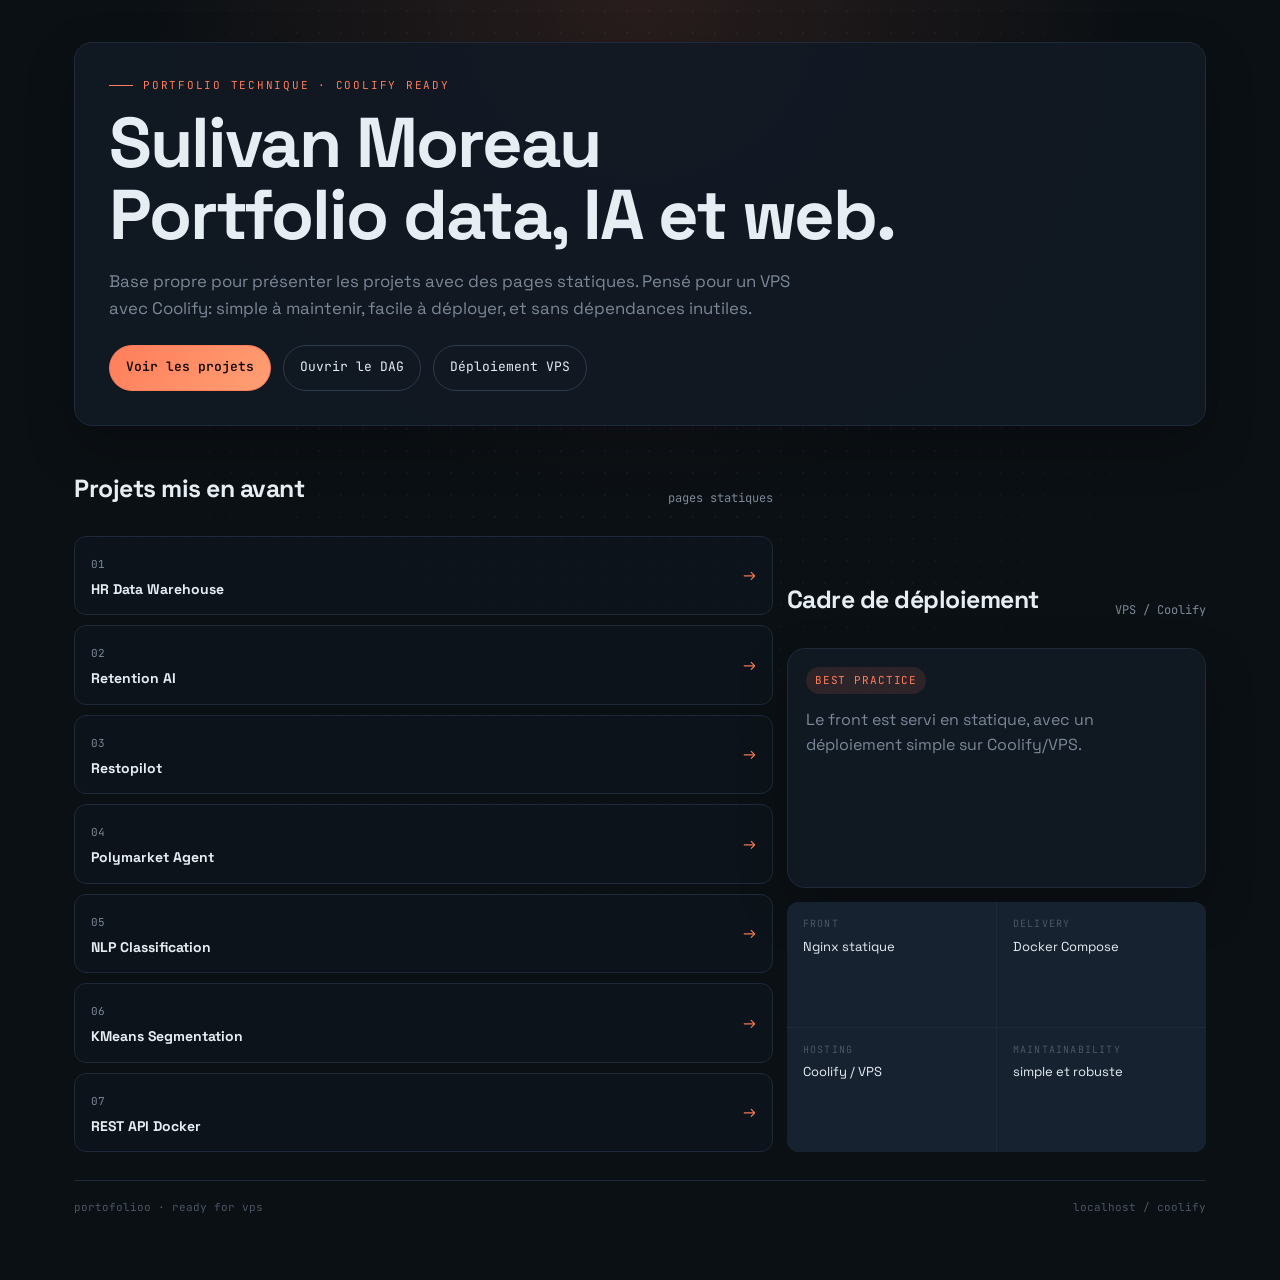
<file: front/index.html>
<!doctype html>
<html lang="fr">
<head>
  <meta charset="utf-8" />
  <meta name="viewport" content="width=device-width,initial-scale=1" />
  <title>Portofolioo — Sulivan Moreau</title>
  <meta name="description" content="Portfolio technique de Sulivan Moreau : projets data, IA et web statiques." />
  <link rel="preconnect" href="https://fonts.googleapis.com">
  <link rel="preconnect" href="https://fonts.gstatic.com" crossorigin>
  <link href="https://fonts.googleapis.com/css2?family=JetBrains+Mono:wght@400;500;600&family=Space+Grotesk:wght@400;500;600;700&display=swap" rel="stylesheet">
  <style>
    :root{--bg:#0b1014;--panel:#121a24;--panel-2:#172230;--line:#1e2a3a;--line-2:#2b3b50;--fg:#e6edf3;--muted:#7b8898;--dim:#4a5566;--coral:#ff7d5a;--mint:#5ee6a8;--amber:#ffc773;--mono:'JetBrains Mono',ui-monospace,Menlo,Consolas,monospace;--sans:'Space Grotesk',system-ui,sans-serif}
    *{box-sizing:border-box}html{scroll-behavior:smooth}body{margin:0;background:radial-gradient(circle at top,rgba(255,125,90,.12),transparent 35%),var(--bg);color:var(--fg);font-family:var(--sans);line-height:1.55}
    body::before{content:"";position:fixed;inset:0;background-image:radial-gradient(rgba(255,255,255,.04) 1px,transparent 1px);background-size:22px 22px;mask-image:radial-gradient(ellipse at 50% 30%,#000 30%,transparent 80%);pointer-events:none}
    a{color:inherit;text-decoration:none}main{position:relative;z-index:1;max-width:1180px;margin:0 auto;padding:42px 24px 64px}
    .hero,.card,.panel{background:rgba(18,26,36,.92);border:1px solid var(--line);border-radius:18px;box-shadow:0 20px 50px rgba(0,0,0,.22)}
    .hero{padding:34px}.eyebrow{font-family:var(--mono);font-size:11px;letter-spacing:.16em;text-transform:uppercase;color:var(--coral);display:flex;align-items:center;gap:10px}.eyebrow::before{content:"";width:24px;height:1px;background:var(--coral)}
    h1{margin:14px 0 14px;font-size:clamp(2.4rem,5.5vw,4.8rem);line-height:1.02;letter-spacing:-.03em}.lead{max-width:62ch;color:var(--muted);font-size:1.05rem}.cta{display:flex;flex-wrap:wrap;gap:12px;margin-top:24px}.btn{display:inline-flex;align-items:center;justify-content:center;min-height:46px;padding:0 16px;border-radius:999px;border:1px solid var(--line-2);font-family:var(--mono);font-size:13px;transition:.2s ease}
    .btn.primary{background:linear-gradient(135deg,var(--coral),#ff9f73);color:#160a06;border-color:var(--coral);font-weight:600}.btn.secondary:hover,.btn.primary:hover{transform:translateY(-1px)}.btn.secondary:hover{border-color:var(--coral);color:var(--coral)}
    .section-title{display:flex;align-items:end;justify-content:space-between;gap:12px;margin:30px 0 14px}.section-title h2{margin:0;font-size:1.55rem;letter-spacing:-.02em}.section-title p{margin:0;color:var(--muted);font-family:var(--mono);font-size:12px}
    .grid{display:grid;grid-template-columns:repeat(auto-fit,minmax(220px,1fr));gap:14px}.card{padding:20px}.card h3{margin:10px 0 8px;font-size:1.1rem}.card p{margin:0;color:var(--muted)}.tag{display:inline-flex;padding:5px 9px;border-radius:999px;background:rgba(255,125,90,.12);color:var(--coral);font-family:var(--mono);font-size:11px;letter-spacing:.08em;text-transform:uppercase}
    .layout{display:grid;grid-template-columns:1.5fr .9fr;gap:14px;margin-top:14px}@media (max-width:960px){.layout{grid-template-columns:1fr}}
    .stack{display:grid;gap:14px}.project-list{display:grid;gap:10px}.project-link{display:flex;justify-content:space-between;align-items:center;gap:12px;padding:14px 16px;border:1px solid var(--line);border-radius:12px;background:rgba(15,22,32,.55);transition:.2s ease}.project-link:hover{border-color:var(--coral);transform:translateY(-1px)}.project-link span{color:var(--muted);font-family:var(--mono);font-size:11px}.project-link strong{display:block;margin-top:3px;font-size:14px}.project-link i{font-style:normal;color:var(--coral)}
    .meta{display:grid;grid-template-columns:repeat(2,1fr);gap:1px;background:var(--line);border-radius:12px;overflow:hidden}.meta .cell{background:var(--panel-2);padding:14px 16px}.meta .k{font-family:var(--mono);font-size:10px;letter-spacing:.12em;text-transform:uppercase;color:var(--dim);margin-bottom:5px}.meta .v{color:var(--fg);font-size:13px}.footer{margin-top:28px;padding-top:18px;border-top:1px solid var(--line);display:flex;flex-wrap:wrap;justify-content:space-between;gap:10px;font-family:var(--mono);font-size:11px;color:var(--dim)}
  </style>
</head>
<body>
  <main>
    <section class="hero">
      <div class="eyebrow">portfolio technique · coolify ready</div>
      <h1>Sulivan Moreau<br>Portfolio data, IA et web.</h1>
      <p class="lead">Base propre pour présenter les projets avec des pages statiques. Pensé pour un VPS avec Coolify: simple à maintenir, facile à déployer, et sans dépendances inutiles.</p>
      <div class="cta">
        <a class="btn primary" href="/projects/01-hr-data-warehouse.html">Voir les projets</a>
        <a class="btn secondary" href="/04 - DAG.html">Ouvrir le DAG</a>
        <a class="btn secondary" href="#deployment">Déploiement VPS</a>
      </div>
    </section>

    <div class="layout">
      <section class="stack">
        <div class="section-title"><h2>Projets mis en avant</h2><p>pages statiques</p></div>
        <div class="project-list">
          <a class="project-link" href="/projects/01-hr-data-warehouse.html"><div><span>01</span><strong>HR Data Warehouse</strong></div><i>→</i></a>
          <a class="project-link" href="/projects/02-retention-ai.html"><div><span>02</span><strong>Retention AI</strong></div><i>→</i></a>
          <a class="project-link" href="/projects/03-restopilot.html"><div><span>03</span><strong>Restopilot</strong></div><i>→</i></a>
          <a class="project-link" href="/projects/04-polymarket-agent.html"><div><span>04</span><strong>Polymarket Agent</strong></div><i>→</i></a>
          <a class="project-link" href="/projects/05-nlp-classification.html"><div><span>05</span><strong>NLP Classification</strong></div><i>→</i></a>
          <a class="project-link" href="/projects/06-kmeans-segmentation.html"><div><span>06</span><strong>KMeans Segmentation</strong></div><i>→</i></a>
          <a class="project-link" href="/projects/07-rest-api-docker.html"><div><span>07</span><strong>REST API Docker</strong></div><i>→</i></a>
        </div>
      </section>

      <section class="stack" id="deployment">
        <div class="section-title"><h2>Cadre de déploiement</h2><p>VPS / Coolify</p></div>
        <div class="panel" style="padding:18px;">
          <div class="tag">best practice</div>
          <p style="margin:14px 0 0;color:var(--muted)">Le front est servi en statique, avec un déploiement simple sur Coolify/VPS.</p>
        </div>
        <div class="meta">
          <div class="cell"><div class="k">front</div><div class="v">Nginx statique</div></div>
          <div class="cell"><div class="k">delivery</div><div class="v">Docker Compose</div></div>
          <div class="cell"><div class="k">hosting</div><div class="v">Coolify / VPS</div></div>
          <div class="cell"><div class="k">maintainability</div><div class="v">simple et robuste</div></div>
        </div>
      </section>
    </div>

    <div class="footer">
      <div>portofolioo · ready for vps</div>
      <div>localhost / coolify</div>
    </div>
  </main>
</body>
</html>
</file>
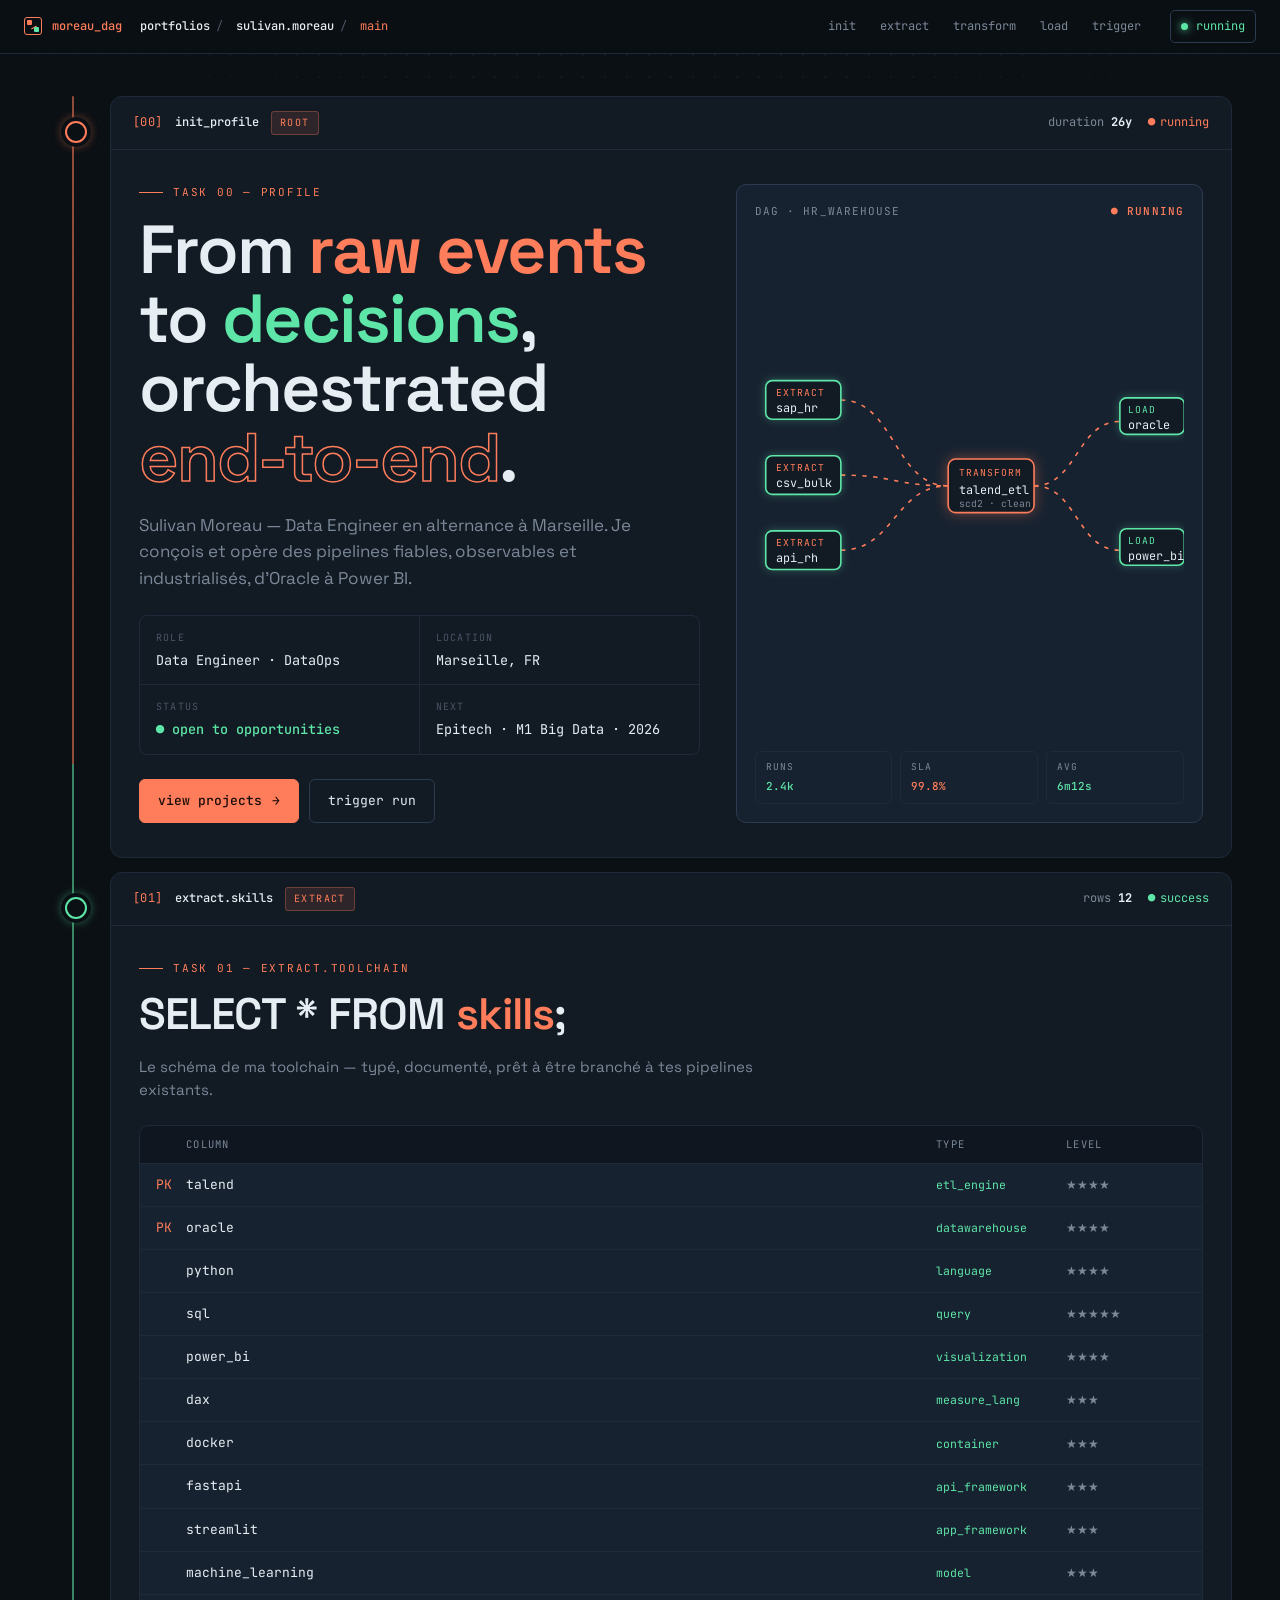
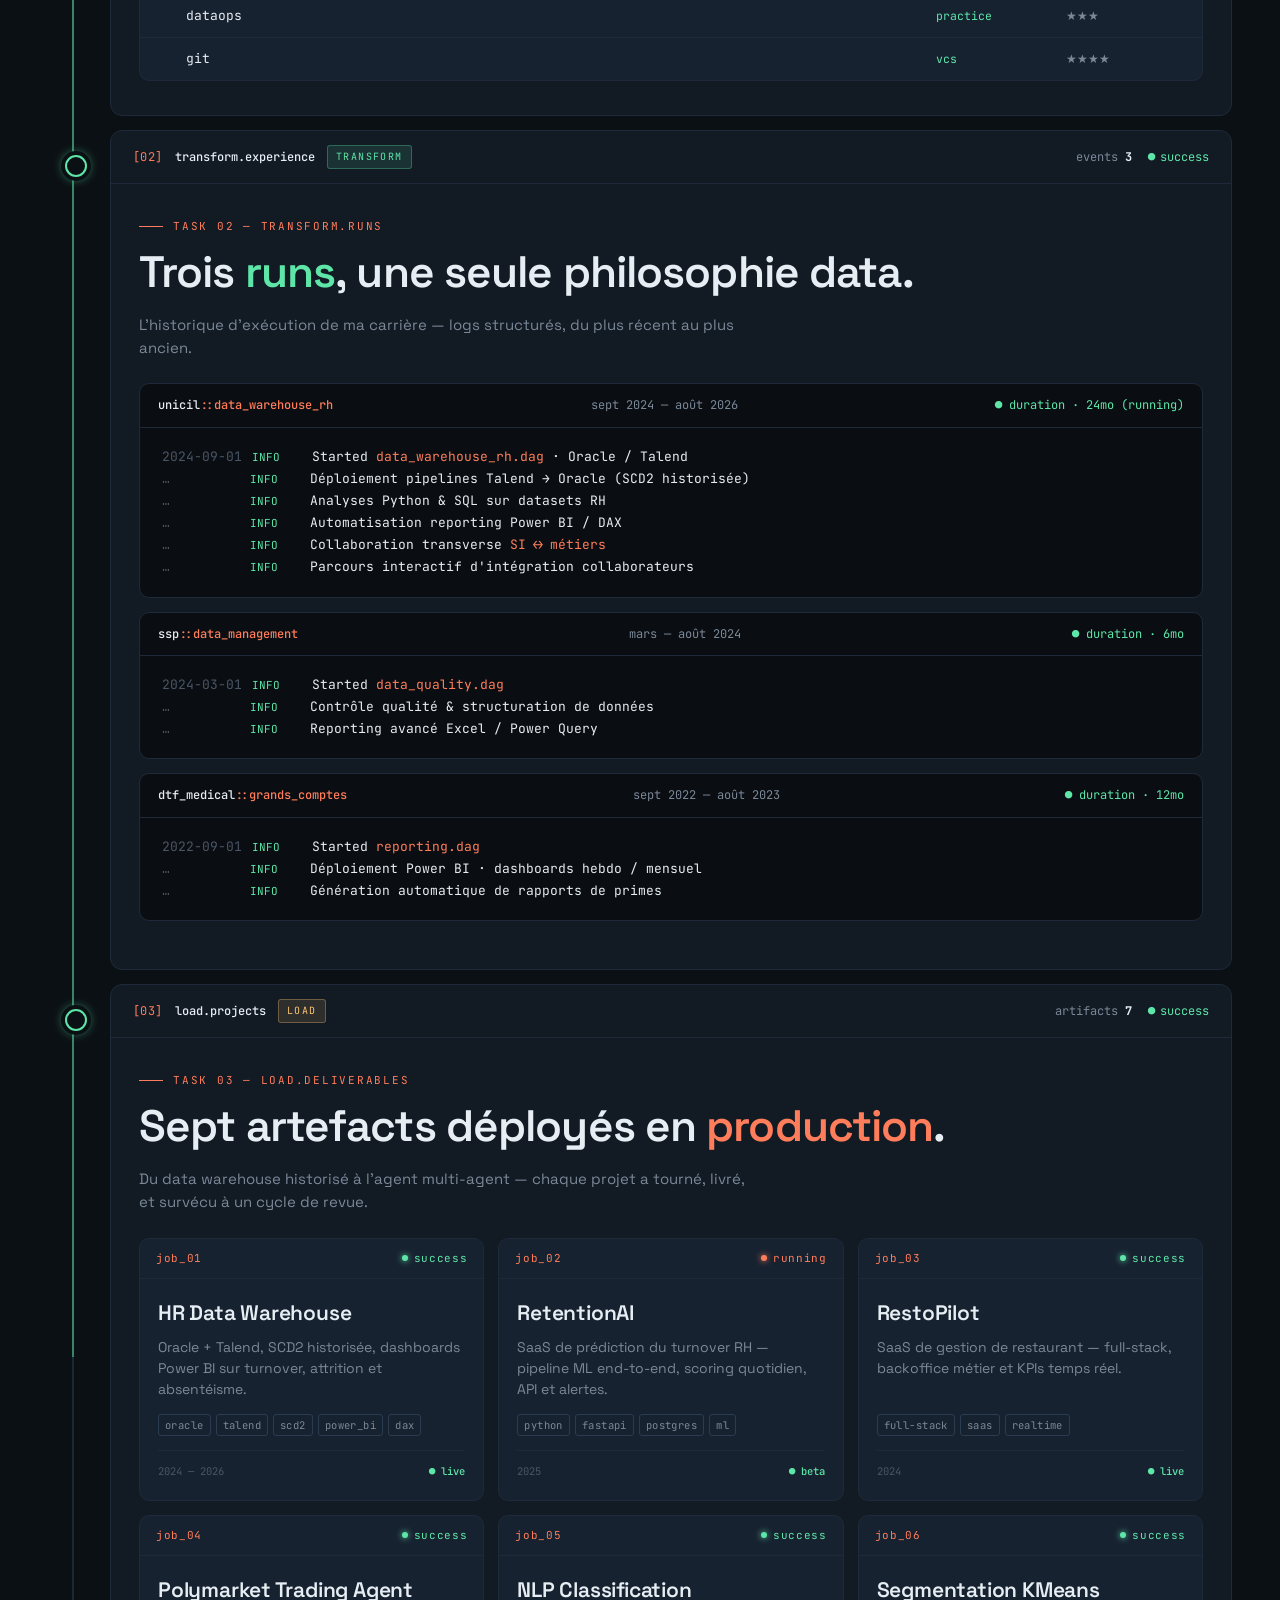
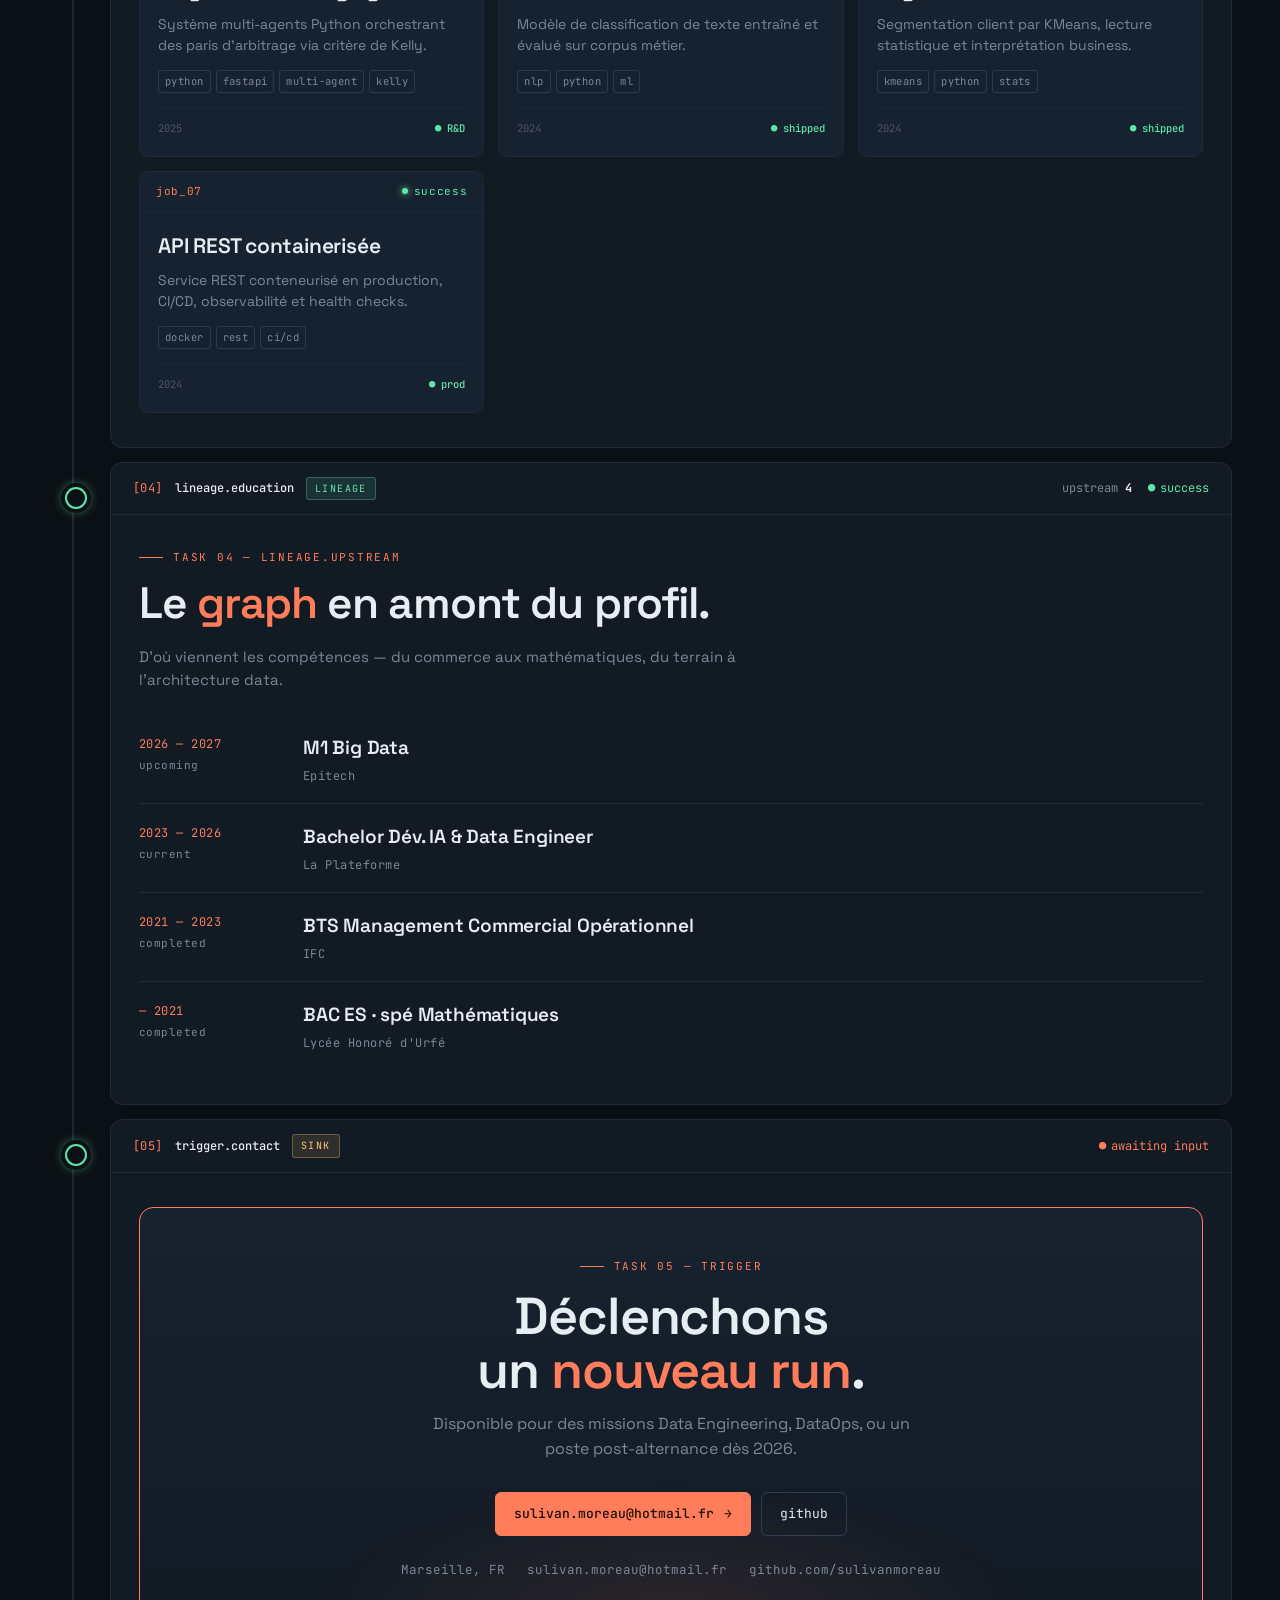
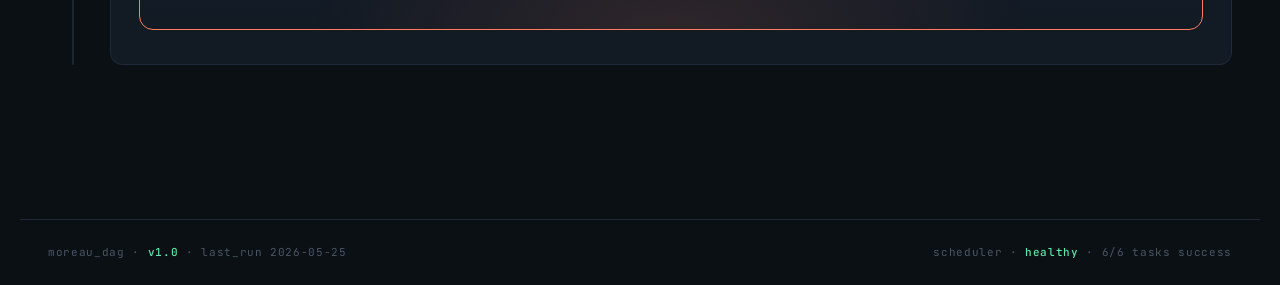
<file: front/04 - DAG.html>
<!doctype html>
<html lang="fr">
<head>
<meta charset="utf-8" />
<meta name="viewport" content="width=device-width,initial-scale=1" />
<title>Sulivan Moreau — DAG / data orchestration</title>
<link rel="preconnect" href="https://fonts.googleapis.com">
<link rel="preconnect" href="https://fonts.gstatic.com" crossorigin>
<link href="https://fonts.googleapis.com/css2?family=JetBrains+Mono:wght@300;400;500;600;700&family=Space+Grotesk:wght@400;500;600;700&display=swap" rel="stylesheet">
<style>
  :root{
    --bg:#0B1014;          /* deep slate */
    --bg-2:#0F1620;
    --panel:#121A24;
    --panel-2:#172230;
    --line:#1E2A3A;
    --line-2:#2B3B50;
    --fg:#E6EDF3;
    --muted:#7B8898;
    --dim:#4A5566;

    --coral:#FF7D5A;       /* running / accent */
    --coral-2:#FFA587;
    --mint:#5EE6A8;        /* success */
    --amber:#FFC773;       /* warn */
    --rose:#FF6B8B;        /* failed */

    --mono:'JetBrains Mono',ui-monospace,Menlo,Consolas,monospace;
    --sans:'Space Grotesk',system-ui,sans-serif;
  }
  *{box-sizing:border-box;margin:0;padding:0}
  html{scroll-behavior:smooth}
  body{
    background:var(--bg);color:var(--fg);
    font-family:var(--sans);line-height:1.55;
    -webkit-font-smoothing:antialiased;
    overflow-x:hidden;
  }
  /* dot grid backdrop */
  body::before{
    content:"";position:fixed;inset:0;z-index:0;pointer-events:none;
    background-image:radial-gradient(rgba(255,255,255,.04) 1px,transparent 1px);
    background-size:22px 22px;
    mask-image:radial-gradient(ellipse at 50% 30%,#000 30%,transparent 80%);
    -webkit-mask-image:radial-gradient(ellipse at 50% 30%,#000 30%,transparent 80%);
  }
  a{color:inherit;text-decoration:none}
  ::selection{background:var(--coral);color:#0a0d12}

  /* ─── TOP TOOLBAR (looks like orchestrator UI) ─── */
  .toolbar{
    position:fixed;top:0;left:0;right:0;z-index:50;
    background:rgba(11,16,20,.85);backdrop-filter:blur(12px);
    border-bottom:1px solid var(--line);
    padding:10px 24px;
    display:flex;align-items:center;gap:18px;font-family:var(--mono);font-size:12px;
  }
  .tb-brand{display:flex;align-items:center;gap:10px;color:var(--coral);font-weight:500}
  .tb-brand .logo{
    width:18px;height:18px;border:1.5px solid var(--coral);border-radius:3px;position:relative;
  }
  .tb-brand .logo::before,.tb-brand .logo::after{
    content:"";position:absolute;background:var(--coral);
  }
  .tb-brand .logo::before{width:5px;height:5px;top:2px;left:2px;border-radius:1px}
  .tb-brand .logo::after{width:5px;height:5px;bottom:2px;right:2px;border-radius:1px;background:var(--mint)}
  .tb-brand .logo i{position:absolute;top:9px;left:6px;width:6px;height:1px;background:var(--coral);transform:rotate(-30deg)}

  .tb-path{color:var(--muted)}
  .tb-path b{color:var(--fg);font-weight:500}
  .tb-path .sep{color:var(--dim);margin:0 6px}

  .tb-nav{display:flex;gap:2px;margin-left:auto}
  .tb-nav a{
    padding:6px 11px;border-radius:5px;color:var(--muted);transition:all .2s;
  }
  .tb-nav a:hover{background:var(--panel);color:var(--coral)}
  .tb-status{display:flex;align-items:center;gap:8px;color:var(--mint);padding:6px 10px;border:1px solid var(--line-2);border-radius:5px}
  .tb-status::before{content:"";width:7px;height:7px;border-radius:50%;background:var(--mint);box-shadow:0 0 8px var(--mint);animation:pulse 1.6s infinite}
  @keyframes pulse{0%,100%{opacity:1}50%{opacity:.4}}
  @media (max-width:880px){ .tb-nav{display:none} .tb-path{display:none} }

  /* ─── DAG SHELL ─── */
  main{position:relative;z-index:1;max-width:1240px;margin:0 auto;padding:96px 28px 80px}

  /* connector line drawn down the left between every section */
  .dag{position:relative;padding-left:62px}
  .dag::before{
    content:"";position:absolute;left:24px;top:0;bottom:0;width:2px;
    background:linear-gradient(180deg,
      var(--coral) 0%,
      var(--coral) 14%,
      var(--mint) 14%,
      var(--mint) 60%,
      var(--line-2) 60%,
      var(--line-2) 100%);
    border-radius:2px;
    opacity:.55;
  }
  @media (max-width:760px){ .dag{padding-left:44px} .dag::before{left:14px} }

  .task{
    position:relative;margin-bottom:14px;
    background:var(--panel);
    border:1px solid var(--line);border-radius:12px;
    transition:border-color .25s;
  }
  .task:hover{border-color:var(--line-2)}
  /* node bullet on the spine */
  .task::before{
    content:"";position:absolute;left:-46px;top:24px;
    width:18px;height:18px;border-radius:50%;
    background:var(--bg);border:2px solid var(--mint);
    box-shadow:0 0 0 4px var(--bg), 0 0 12px var(--mint);
  }
  @media (max-width:760px){ .task::before{left:-34px;width:14px;height:14px} }
  .task.running::before{border-color:var(--coral);box-shadow:0 0 0 4px var(--bg), 0 0 12px var(--coral);animation:run 1.4s ease-in-out infinite}
  @keyframes run{50%{transform:scale(1.2)}}
  .task.pending::before{border-color:var(--line-2);box-shadow:0 0 0 4px var(--bg)}
  .task.failed::before{border-color:var(--rose);box-shadow:0 0 0 4px var(--bg), 0 0 12px var(--rose)}

  /* task header bar */
  .task-hd{
    display:flex;align-items:center;justify-content:space-between;
    padding:14px 22px;border-bottom:1px solid var(--line);
    font-family:var(--mono);font-size:12px;color:var(--muted);
    flex-wrap:wrap;gap:10px;
  }
  .task-hd .l{display:flex;align-items:center;gap:12px;flex-wrap:wrap}
  .task-hd .nm{color:var(--fg);font-weight:500}
  .task-hd .id{color:var(--coral);letter-spacing:.04em}
  .task-hd .badge{
    font-size:10px;letter-spacing:.14em;text-transform:uppercase;
    padding:3px 8px;border-radius:3px;
  }
  .task-hd .badge.ext{background:rgba(255,125,90,.12);color:var(--coral);border:1px solid rgba(255,125,90,.3)}
  .task-hd .badge.tra{background:rgba(94,230,168,.12);color:var(--mint);border:1px solid rgba(94,230,168,.3)}
  .task-hd .badge.lod{background:rgba(255,199,115,.12);color:var(--amber);border:1px solid rgba(255,199,115,.3)}
  .task-hd .r{display:flex;align-items:center;gap:16px}
  .task-hd .r .stat{color:var(--mint)}
  .task-hd .r .stat.run{color:var(--coral)}
  .task-hd .r .stat::before{content:"●";margin-right:5px}

  .task-bd{padding:28px 22px}
  @media (min-width:760px){ .task-bd{padding:34px 28px} }

  .eyebrow{
    font-family:var(--mono);font-size:11px;letter-spacing:.16em;
    color:var(--coral);text-transform:uppercase;margin-bottom:14px;
    display:flex;align-items:center;gap:10px;
  }
  .eyebrow::before{content:"";width:24px;height:1px;background:var(--coral)}
  h2.sec{
    font-size:clamp(28px,4vw,44px);font-weight:600;letter-spacing:-.02em;
    margin-bottom:18px;line-height:1.05;
  }
  h2.sec em{font-style:normal;color:var(--coral)}
  h2.sec .mint{color:var(--mint)}
  p.desc{color:var(--muted);max-width:62ch;margin-bottom:24px;font-size:15px}

  /* ─── HERO (init task) ─── */
  .hero-grid{display:grid;grid-template-columns:1.2fr 1fr;gap:36px;align-items:stretch}
  @media (max-width:980px){ .hero-grid{grid-template-columns:1fr} }
  .hero h1{
    font-size:clamp(40px,5.5vw,68px);font-weight:600;letter-spacing:-.03em;
    line-height:1.02;margin-bottom:20px;
  }
  .hero h1 .o{color:var(--coral)}
  .hero h1 .g{color:var(--mint)}
  .hero h1 .stroke{
    -webkit-text-stroke:1.5px var(--coral);color:transparent;
  }
  .hero .lead{font-size:17px;color:var(--muted);max-width:520px;margin-bottom:24px}
  .meta-grid{
    display:grid;grid-template-columns:repeat(2,1fr);gap:1px;background:var(--line);
    border:1px solid var(--line);border-radius:8px;overflow:hidden;margin-bottom:24px;
  }
  .meta-grid .cell{
    background:var(--panel);padding:14px 16px;font-family:var(--mono);font-size:12px;color:var(--muted);
  }
  .meta-grid .cell .k{font-size:10px;letter-spacing:.12em;text-transform:uppercase;color:var(--dim);margin-bottom:4px}
  .meta-grid .cell .v{color:var(--fg);font-size:13.5px}
  .meta-grid .cell .v b{color:var(--mint);font-weight:500}

  .cta-row{display:flex;gap:10px;flex-wrap:wrap}
  .btn{
    display:inline-flex;align-items:center;gap:10px;
    font-family:var(--mono);font-size:13px;
    padding:11px 18px;border-radius:6px;
    border:1px solid var(--line-2);transition:all .2s ease;
    cursor:pointer;background:transparent;color:var(--fg);
  }
  .btn.primary{background:var(--coral);color:#1a0c08;border-color:var(--coral);font-weight:500}
  .btn.primary:hover{box-shadow:0 0 28px rgba(255,125,90,.45);transform:translateY(-1px)}
  .btn:hover{border-color:var(--coral);color:var(--coral)}
  .btn .arr{transition:transform .2s}
  .btn:hover .arr{transform:translateX(3px)}

  /* DAG mini-graph in hero */
  .dag-card{
    background:var(--panel-2);border:1px solid var(--line-2);border-radius:10px;
    padding:18px;font-family:var(--mono);position:relative;overflow:hidden;
    display:flex;flex-direction:column;
  }
  .dag-card .hd{
    display:flex;justify-content:space-between;align-items:center;
    font-size:11px;color:var(--muted);letter-spacing:.1em;text-transform:uppercase;margin-bottom:14px;
  }
  .dag-card .hd b{color:var(--coral);font-weight:500}
  .dag-svg{flex:1;min-height:240px;width:100%}
  .dag-svg .node-rect{fill:var(--panel);stroke:var(--line-2);stroke-width:1.5}
  .dag-svg .node-rect.r{stroke:var(--coral);filter:drop-shadow(0 0 6px rgba(255,125,90,.4))}
  .dag-svg .node-rect.s{stroke:var(--mint);filter:drop-shadow(0 0 4px rgba(94,230,168,.3))}
  .dag-svg text{fill:var(--fg);font-family:var(--mono);font-size:11px}
  .dag-svg text.t{fill:var(--coral);font-size:9px;letter-spacing:.1em}
  .dag-svg text.s{fill:var(--mint);font-size:9px;letter-spacing:.1em}
  .dag-svg text.d{fill:var(--muted);font-size:9px}
  .dag-svg path.edge{fill:none;stroke:var(--line-2);stroke-width:1.5;stroke-dasharray:4 4}
  .dag-svg path.edge.flow{stroke:var(--coral);stroke-dasharray:none;animation:dash 2s linear infinite;stroke-dasharray:4 6}
  @keyframes dash{to{stroke-dashoffset:-20}}

  .dag-card .foot{
    display:grid;grid-template-columns:repeat(3,1fr);gap:8px;margin-top:14px;font-size:11px;
  }
  .dag-card .foot .s{
    border:1px solid var(--line);border-radius:6px;padding:8px 10px;
  }
  .dag-card .foot .s .k{color:var(--muted);font-size:9.5px;letter-spacing:.1em;text-transform:uppercase;margin-bottom:3px}
  .dag-card .foot .s .v{color:var(--mint);font-weight:500}
  .dag-card .foot .s.run .v{color:var(--coral)}

  /* ─── SKILLS — schema table ─── */
  .schema{
    border:1px solid var(--line);border-radius:10px;overflow:hidden;font-family:var(--mono);font-size:13px;
    background:var(--panel-2);
  }
  .schema .sh-hd{
    display:grid;grid-template-columns:30px 1fr 130px 120px;
    background:var(--bg-2);border-bottom:1px solid var(--line);
    padding:10px 16px;font-size:10.5px;letter-spacing:.12em;text-transform:uppercase;color:var(--muted);
  }
  .schema .sh-row{
    display:grid;grid-template-columns:30px 1fr 130px 120px;
    padding:11px 16px;border-bottom:1px solid var(--line);
    align-items:center;transition:background .2s;
  }
  .schema .sh-row:last-child{border-bottom:none}
  .schema .sh-row:hover{background:rgba(255,125,90,.04)}
  .schema .pk{color:var(--coral)}
  .schema .col{color:var(--fg)}
  .schema .typ{color:var(--mint);font-size:11.5px}
  .schema .nu{color:var(--muted);font-size:11.5px}
  .schema .desc{color:var(--muted);font-size:12px;grid-column:2/-1;padding:0 0 8px 0;margin-top:-4px}
  @media (max-width:680px){
    .schema .sh-hd,.schema .sh-row{grid-template-columns:24px 1fr 80px}
    .schema .nu{display:none}
    .schema .sh-hd .nu-h{display:none}
  }

  /* ─── EXPERIENCE — run logs ─── */
  .log{
    background:#0a0e12;border:1px solid var(--line);border-radius:10px;
    margin-bottom:14px;overflow:hidden;
    transition:border-color .25s,transform .25s;
  }
  .log:hover{border-color:var(--coral);transform:translateX(4px)}
  .log .lhd{
    display:flex;justify-content:space-between;align-items:center;
    padding:12px 18px;border-bottom:1px solid var(--line);
    font-family:var(--mono);font-size:12px;color:var(--muted);
    flex-wrap:wrap;gap:8px;
  }
  .log .lhd .nm{color:var(--fg);font-weight:500}
  .log .lhd .nm .at{color:var(--coral)}
  .log .lhd .dur{color:var(--mint)}
  .log .lhd .dur::before{content:"● "}
  .log .lhd .dur.warn{color:var(--amber)}
  .log .lbd{padding:18px 22px;font-family:var(--mono);font-size:13px;line-height:1.7}
  .log .lbd .line{display:flex;gap:10px;color:var(--muted)}
  .log .lbd .line .t{color:var(--dim);min-width:78px}
  .log .lbd .line .lv{color:var(--mint);min-width:50px;font-size:11px;padding-top:2px}
  .log .lbd .line .lv.W{color:var(--amber)}
  .log .lbd .line .msg{color:var(--fg);flex:1}
  .log .lbd .line .msg .hl{color:var(--coral)}

  /* ─── PROJECTS — DAG-card grid ─── */
  .proj-grid{display:grid;grid-template-columns:repeat(auto-fit,minmax(290px,1fr));gap:14px;margin-top:18px}
  .proj{
    background:var(--panel-2);border:1px solid var(--line);border-radius:10px;
    overflow:hidden;transition:all .25s ease;display:flex;flex-direction:column;
  }
  .proj:hover{border-color:var(--coral);transform:translateY(-3px);box-shadow:0 16px 40px -16px rgba(255,125,90,.3)}
  .proj-hd{
    display:flex;justify-content:space-between;align-items:center;
    padding:11px 16px;border-bottom:1px solid var(--line);
    font-family:var(--mono);font-size:11px;color:var(--muted);letter-spacing:.06em;
  }
  .proj-hd .id{color:var(--coral)}
  .proj-hd .st{display:flex;align-items:center;gap:6px;color:var(--mint)}
  .proj-hd .st::before{content:"";width:6px;height:6px;border-radius:50%;background:var(--mint);box-shadow:0 0 6px var(--mint)}
  .proj-hd .st.run{color:var(--coral)}
  .proj-hd .st.run::before{background:var(--coral);box-shadow:0 0 6px var(--coral);animation:pulse 1.6s infinite}
  .proj-bd{padding:18px 18px 20px;flex:1;display:flex;flex-direction:column}
  .proj-bd h3{font-size:21px;font-weight:600;margin-bottom:8px;letter-spacing:-.01em}
  .proj-bd p{color:var(--muted);font-size:14px;margin-bottom:14px;line-height:1.5;flex:1}
  .proj-stack{display:flex;flex-wrap:wrap;gap:5px;margin-bottom:14px}
  .proj-stack span{
    font-family:var(--mono);font-size:10.5px;color:var(--muted);
    border:1px solid var(--line-2);border-radius:3px;padding:2px 6px;letter-spacing:.04em;
  }
  .proj:hover .proj-stack span{color:var(--coral-2);border-color:var(--coral)}
  .proj-foot{
    border-top:1px solid var(--line);padding-top:12px;margin-top:auto;
    display:flex;justify-content:space-between;font-family:var(--mono);font-size:10.5px;color:var(--dim);
  }
  .proj-foot b{color:var(--mint);font-weight:500}

  /* ─── EDUCATION — lineage timeline ─── */
  .lineage{display:grid;gap:0;font-family:var(--mono)}
  .lineage-row{
    display:grid;grid-template-columns:140px 1fr;gap:24px;
    padding:18px 0;border-bottom:1px solid var(--line);align-items:start;
  }
  .lineage-row:last-child{border:none}
  .lineage-row .yr{color:var(--coral);font-size:12px;letter-spacing:.04em;padding-top:2px}
  .lineage-row .yr b{display:block;color:var(--muted);font-weight:400;font-size:11px;margin-top:3px}
  .lineage-row .what{display:flex;flex-direction:column;gap:4px}
  .lineage-row .what .deg{font-family:var(--sans);font-size:19px;font-weight:600;color:var(--fg);letter-spacing:-.01em}
  .lineage-row .what .school{font-size:12px;color:var(--muted);letter-spacing:.04em}
  @media (max-width:640px){
    .lineage-row{grid-template-columns:1fr;gap:8px}
    .lineage-row .yr{padding-top:0}
  }

  /* ─── CONTACT — final task ─── */
  .contact-card{
    background:linear-gradient(180deg, var(--panel-2), var(--panel));
    border:1px solid var(--coral);
    border-radius:14px;padding:50px 40px;position:relative;overflow:hidden;
    text-align:center;
  }
  .contact-card::before{
    content:"";position:absolute;inset:0;
    background:radial-gradient(600px 240px at 50% 100%,rgba(255,125,90,.12),transparent 60%);
    pointer-events:none;
  }
  .contact-card h2{font-size:clamp(32px,4.5vw,52px);font-weight:600;letter-spacing:-.02em;margin-bottom:14px;position:relative;line-height:1.05}
  .contact-card h2 em{font-style:normal;color:var(--coral)}
  .contact-card p{color:var(--muted);max-width:480px;margin:0 auto 30px;position:relative}
  .contact-lines{display:flex;gap:22px;justify-content:center;flex-wrap:wrap;font-family:var(--mono);font-size:12.5px;color:var(--muted);margin-top:24px;position:relative}
  .contact-lines a:hover{color:var(--coral)}

  /* ─── FOOTER ─── */
  footer{
    max-width:1240px;margin:60px auto 0;padding:24px 28px;
    border-top:1px solid var(--line);
    display:flex;justify-content:space-between;flex-wrap:wrap;gap:10px;
    font-family:var(--mono);font-size:11px;color:var(--dim);letter-spacing:.06em;
  }
  footer b{color:var(--mint);font-weight:500}

  /* reveal */
  [data-reveal]{opacity:0;transform:translateY(20px);transition:opacity .8s ease,transform .8s ease}
  [data-reveal].in{opacity:1;transform:none}
</style>
</head>
<body>

<div class="toolbar">
  <div class="tb-brand"><span class="logo"><i></i></span><span>moreau_dag</span></div>
  <div class="tb-path">
    <b>portfolios</b><span class="sep">/</span>
    <b>sulivan.moreau</b><span class="sep">/</span>
    <span style="color:var(--coral)">main</span>
  </div>
  <div class="tb-nav">
    <a href="#init">init</a>
    <a href="#extract">extract</a>
    <a href="#transform">transform</a>
    <a href="#load">load</a>
    <a href="#trigger">trigger</a>
  </div>
  <div class="tb-status">running</div>
</div>

<main>
  <div class="dag">

    <!-- 01 INIT (HERO) -->
    <section class="task" id="init">
      <div class="task-hd">
        <div class="l">
          <span class="id">[00]</span>
          <span class="nm">init_profile</span>
          <span class="badge ext">ROOT</span>
        </div>
        <div class="r">
          <span>duration <b style="color:var(--fg)">26y</b></span>
          <span class="stat run">running</span>
        </div>
      </div>
      <div class="task-bd hero">
        <div class="hero-grid">
          <div data-reveal>
            <div class="eyebrow">Task 00 — profile</div>
            <h1>From <span class="o">raw events</span><br>to <span class="g">decisions</span>,<br>orchestrated <span class="stroke">end-to-end</span>.</h1>
            <p class="lead">Sulivan Moreau — Data Engineer en alternance à Marseille. Je conçois et opère des pipelines fiables, observables et industrialisés, d'Oracle à Power BI.</p>

            <div class="meta-grid">
              <div class="cell"><div class="k">role</div><div class="v">Data Engineer · DataOps</div></div>
              <div class="cell"><div class="k">location</div><div class="v">Marseille, FR</div></div>
              <div class="cell"><div class="k">status</div><div class="v"><b>● open to opportunities</b></div></div>
              <div class="cell"><div class="k">next</div><div class="v">Epitech · M1 Big Data · 2026</div></div>
            </div>

            <div class="cta-row">
              <a class="btn primary" href="#load">view projects <span class="arr">→</span></a>
              <a class="btn" href="#trigger">trigger run</a>
            </div>
          </div>

          <div class="dag-card" data-reveal>
            <div class="hd"><span>dag · hr_warehouse</span><b>● running</b></div>
            <svg class="dag-svg" viewBox="0 0 400 280" preserveAspectRatio="xMidYMid meet">
              <!-- edges -->
              <path class="edge flow" d="M 80 60 C 130 60, 130 140, 180 140"></path>
              <path class="edge flow" d="M 80 130 C 130 130, 130 140, 180 140"></path>
              <path class="edge flow" d="M 80 200 C 130 200, 130 140, 180 140"></path>
              <path class="edge flow" d="M 260 140 C 300 140, 300 80, 340 80"></path>
              <path class="edge flow" d="M 260 140 C 300 140, 300 200, 340 200"></path>

              <!-- extract sources -->
              <g>
                <rect class="node-rect s" x="10" y="42" width="70" height="36" rx="6"/>
                <text class="t" x="20" y="56">EXTRACT</text>
                <text x="20" y="71">sap_hr</text>
              </g>
              <g>
                <rect class="node-rect s" x="10" y="112" width="70" height="36" rx="6"/>
                <text class="t" x="20" y="126">EXTRACT</text>
                <text x="20" y="141">csv_bulk</text>
              </g>
              <g>
                <rect class="node-rect s" x="10" y="182" width="70" height="36" rx="6"/>
                <text class="t" x="20" y="196">EXTRACT</text>
                <text x="20" y="211">api_rh</text>
              </g>

              <!-- transform center -->
              <g>
                <rect class="node-rect r" x="180" y="115" width="80" height="50" rx="7"/>
                <text class="t" x="190" y="131">TRANSFORM</text>
                <text x="190" y="148">talend_etl</text>
                <text class="d" x="190" y="160">scd2 · clean</text>
              </g>

              <!-- load sinks -->
              <g>
                <rect class="node-rect s" x="340" y="58" width="60" height="34" rx="6"/>
                <text class="s" x="348" y="72">LOAD</text>
                <text x="348" y="87">oracle</text>
              </g>
              <g>
                <rect class="node-rect s" x="340" y="180" width="60" height="34" rx="6"/>
                <text class="s" x="348" y="194">LOAD</text>
                <text x="348" y="209">power_bi</text>
              </g>
            </svg>
            <div class="foot">
              <div class="s"><div class="k">runs</div><div class="v">2.4k</div></div>
              <div class="s run"><div class="k">SLA</div><div class="v">99.8%</div></div>
              <div class="s"><div class="k">avg</div><div class="v">6m12s</div></div>
            </div>
          </div>
        </div>
      </div>
    </section>

    <!-- 02 EXTRACT — SKILLS -->
    <section class="task" id="extract">
      <div class="task-hd">
        <div class="l">
          <span class="id">[01]</span>
          <span class="nm">extract.skills</span>
          <span class="badge ext">EXTRACT</span>
        </div>
        <div class="r"><span>rows <b style="color:var(--fg)">12</b></span><span class="stat">success</span></div>
      </div>
      <div class="task-bd">
        <div class="eyebrow">Task 01 — extract.toolchain</div>
        <h2 class="sec">SELECT * FROM <em>skills</em>;</h2>
        <p class="desc">Le schéma de ma toolchain — typé, documenté, prêt à être branché à tes pipelines existants.</p>

        <div class="schema" data-reveal>
          <div class="sh-hd">
            <span></span>
            <span>column</span>
            <span>type</span>
            <span class="nu-h">level</span>
          </div>
          <div class="sh-row"><span class="pk">PK</span><span class="col">talend</span><span class="typ">etl_engine</span><span class="nu">★★★★</span></div>
          <div class="sh-row"><span class="pk">PK</span><span class="col">oracle</span><span class="typ">datawarehouse</span><span class="nu">★★★★</span></div>
          <div class="sh-row"><span></span><span class="col">python</span><span class="typ">language</span><span class="nu">★★★★</span></div>
          <div class="sh-row"><span></span><span class="col">sql</span><span class="typ">query</span><span class="nu">★★★★★</span></div>
          <div class="sh-row"><span></span><span class="col">power_bi</span><span class="typ">visualization</span><span class="nu">★★★★</span></div>
          <div class="sh-row"><span></span><span class="col">dax</span><span class="typ">measure_lang</span><span class="nu">★★★</span></div>
          <div class="sh-row"><span></span><span class="col">docker</span><span class="typ">container</span><span class="nu">★★★</span></div>
          <div class="sh-row"><span></span><span class="col">fastapi</span><span class="typ">api_framework</span><span class="nu">★★★</span></div>
          <div class="sh-row"><span></span><span class="col">streamlit</span><span class="typ">app_framework</span><span class="nu">★★★</span></div>
          <div class="sh-row"><span></span><span class="col">machine_learning</span><span class="typ">model</span><span class="nu">★★★</span></div>
          <div class="sh-row"><span></span><span class="col">dataops</span><span class="typ">practice</span><span class="nu">★★★</span></div>
          <div class="sh-row"><span></span><span class="col">git</span><span class="typ">vcs</span><span class="nu">★★★★</span></div>
        </div>
      </div>
    </section>

    <!-- 03 TRANSFORM — EXPERIENCE -->
    <section class="task" id="transform">
      <div class="task-hd">
        <div class="l">
          <span class="id">[02]</span>
          <span class="nm">transform.experience</span>
          <span class="badge tra">TRANSFORM</span>
        </div>
        <div class="r"><span>events <b style="color:var(--fg)">3</b></span><span class="stat">success</span></div>
      </div>
      <div class="task-bd">
        <div class="eyebrow">Task 02 — transform.runs</div>
        <h2 class="sec">Trois <span class="mint">runs</span>, une seule philosophie data.</h2>
        <p class="desc">L'historique d'exécution de ma carrière — logs structurés, du plus récent au plus ancien.</p>

        <div class="log" data-reveal>
          <div class="lhd">
            <span class="nm">unicil<span class="at">::data_warehouse_rh</span></span>
            <span>sept 2024 — août 2026</span>
            <span class="dur">duration · 24mo (running)</span>
          </div>
          <div class="lbd">
            <div class="line"><span class="t">2024-09-01</span><span class="lv">INFO</span><span class="msg">Started <span class="hl">data_warehouse_rh.dag</span> · Oracle / Talend</span></div>
            <div class="line"><span class="t">…</span><span class="lv">INFO</span><span class="msg">Déploiement pipelines Talend → Oracle (SCD2 historisée)</span></div>
            <div class="line"><span class="t">…</span><span class="lv">INFO</span><span class="msg">Analyses Python &amp; SQL sur datasets RH</span></div>
            <div class="line"><span class="t">…</span><span class="lv">INFO</span><span class="msg">Automatisation reporting Power BI / DAX</span></div>
            <div class="line"><span class="t">…</span><span class="lv">INFO</span><span class="msg">Collaboration transverse <span class="hl">SI ↔ métiers</span></span></div>
            <div class="line"><span class="t">…</span><span class="lv">INFO</span><span class="msg">Parcours interactif d'intégration collaborateurs</span></div>
          </div>
        </div>

        <div class="log" data-reveal>
          <div class="lhd">
            <span class="nm">ssp<span class="at">::data_management</span></span>
            <span>mars — août 2024</span>
            <span class="dur">duration · 6mo</span>
          </div>
          <div class="lbd">
            <div class="line"><span class="t">2024-03-01</span><span class="lv">INFO</span><span class="msg">Started <span class="hl">data_quality.dag</span></span></div>
            <div class="line"><span class="t">…</span><span class="lv">INFO</span><span class="msg">Contrôle qualité &amp; structuration de données</span></div>
            <div class="line"><span class="t">…</span><span class="lv">INFO</span><span class="msg">Reporting avancé Excel / Power Query</span></div>
          </div>
        </div>

        <div class="log" data-reveal>
          <div class="lhd">
            <span class="nm">dtf_medical<span class="at">::grands_comptes</span></span>
            <span>sept 2022 — août 2023</span>
            <span class="dur">duration · 12mo</span>
          </div>
          <div class="lbd">
            <div class="line"><span class="t">2022-09-01</span><span class="lv">INFO</span><span class="msg">Started <span class="hl">reporting.dag</span></span></div>
            <div class="line"><span class="t">…</span><span class="lv">INFO</span><span class="msg">Déploiement Power BI · dashboards hebdo / mensuel</span></div>
            <div class="line"><span class="t">…</span><span class="lv">INFO</span><span class="msg">Génération automatique de rapports de primes</span></div>
          </div>
        </div>
      </div>
    </section>

    <!-- 04 LOAD — PROJECTS -->
    <section class="task" id="load">
      <div class="task-hd">
        <div class="l">
          <span class="id">[03]</span>
          <span class="nm">load.projects</span>
          <span class="badge lod">LOAD</span>
        </div>
        <div class="r"><span>artifacts <b style="color:var(--fg)">7</b></span><span class="stat">success</span></div>
      </div>
      <div class="task-bd">
        <div class="eyebrow">Task 03 — load.deliverables</div>
        <h2 class="sec">Sept artefacts déployés en <em>production</em>.</h2>
        <p class="desc">Du data warehouse historisé à l'agent multi-agent — chaque projet a tourné, livré, et survécu à un cycle de revue.</p>

        <div class="proj-grid">
          <a class="proj" href="projects/01-hr-data-warehouse.html" data-reveal>
            <div class="proj-hd"><span class="id">job_01</span><span class="st">success</span></div>
            <div class="proj-bd">
              <h3>HR Data Warehouse</h3>
              <p>Oracle + Talend, SCD2 historisée, dashboards Power BI sur turnover, attrition et absentéisme.</p>
              <div class="proj-stack"><span>oracle</span><span>talend</span><span>scd2</span><span>power_bi</span><span>dax</span></div>
              <div class="proj-foot"><span>2024 — 2026</span><span><b>● live</b></span></div>
            </div>
          </a>

          <a class="proj" href="projects/02-retention-ai.html" data-reveal>
            <div class="proj-hd"><span class="id">job_02</span><span class="st run">running</span></div>
            <div class="proj-bd">
              <h3>RetentionAI</h3>
              <p>SaaS de prédiction du turnover RH — pipeline ML end-to-end, scoring quotidien, API et alertes.</p>
              <div class="proj-stack"><span>python</span><span>fastapi</span><span>postgres</span><span>ml</span></div>
              <div class="proj-foot"><span>2025</span><span><b>● beta</b></span></div>
            </div>
          </a>

          <a class="proj" href="projects/03-restopilot.html" data-reveal>
            <div class="proj-hd"><span class="id">job_03</span><span class="st">success</span></div>
            <div class="proj-bd">
              <h3>RestoPilot</h3>
              <p>SaaS de gestion de restaurant — full-stack, backoffice métier et KPIs temps réel.</p>
              <div class="proj-stack"><span>full-stack</span><span>saas</span><span>realtime</span></div>
              <div class="proj-foot"><span>2024</span><span><b>● live</b></span></div>
            </div>
          </a>

          <a class="proj" href="projects/04-polymarket-agent.html" data-reveal>
            <div class="proj-hd"><span class="id">job_04</span><span class="st">success</span></div>
            <div class="proj-bd">
              <h3>Polymarket Trading Agent</h3>
              <p>Système multi-agents Python orchestrant des paris d'arbitrage via critère de Kelly.</p>
              <div class="proj-stack"><span>python</span><span>fastapi</span><span>multi-agent</span><span>kelly</span></div>
              <div class="proj-foot"><span>2025</span><span><b>● R&amp;D</b></span></div>
            </div>
          </a>

          <a class="proj" href="projects/05-nlp-classification.html" data-reveal>
            <div class="proj-hd"><span class="id">job_05</span><span class="st">success</span></div>
            <div class="proj-bd">
              <h3>NLP Classification</h3>
              <p>Modèle de classification de texte entraîné et évalué sur corpus métier.</p>
              <div class="proj-stack"><span>nlp</span><span>python</span><span>ml</span></div>
              <div class="proj-foot"><span>2024</span><span><b>● shipped</b></span></div>
            </div>
          </a>

          <a class="proj" href="projects/06-kmeans-segmentation.html" data-reveal>
            <div class="proj-hd"><span class="id">job_06</span><span class="st">success</span></div>
            <div class="proj-bd">
              <h3>Segmentation KMeans</h3>
              <p>Segmentation client par KMeans, lecture statistique et interprétation business.</p>
              <div class="proj-stack"><span>kmeans</span><span>python</span><span>stats</span></div>
              <div class="proj-foot"><span>2024</span><span><b>● shipped</b></span></div>
            </div>
          </a>

          <a class="proj" href="projects/07-rest-api-docker.html" data-reveal>
            <div class="proj-hd"><span class="id">job_07</span><span class="st">success</span></div>
            <div class="proj-bd">
              <h3>API REST containerisée</h3>
              <p>Service REST conteneurisé en production, CI/CD, observabilité et health checks.</p>
              <div class="proj-stack"><span>docker</span><span>rest</span><span>ci/cd</span></div>
              <div class="proj-foot"><span>2024</span><span><b>● prod</b></span></div>
            </div>
          </a>
        </div>
      </div>
    </section>

    <!-- 05 LINEAGE — EDUCATION -->
    <section class="task" id="lineage">
      <div class="task-hd">
        <div class="l">
          <span class="id">[04]</span>
          <span class="nm">lineage.education</span>
          <span class="badge tra">LINEAGE</span>
        </div>
        <div class="r"><span>upstream <b style="color:var(--fg)">4</b></span><span class="stat">success</span></div>
      </div>
      <div class="task-bd">
        <div class="eyebrow">Task 04 — lineage.upstream</div>
        <h2 class="sec">Le <em>graph</em> en amont du profil.</h2>
        <p class="desc">D'où viennent les compétences — du commerce aux mathématiques, du terrain à l'architecture data.</p>

        <div class="lineage" data-reveal>
          <div class="lineage-row">
            <div class="yr">2026 — 2027<b>upcoming</b></div>
            <div class="what"><div class="deg">M1 Big Data</div><div class="school">Epitech</div></div>
          </div>
          <div class="lineage-row">
            <div class="yr">2023 — 2026<b>current</b></div>
            <div class="what"><div class="deg">Bachelor Dév. IA &amp; Data Engineer</div><div class="school">La Plateforme</div></div>
          </div>
          <div class="lineage-row">
            <div class="yr">2021 — 2023<b>completed</b></div>
            <div class="what"><div class="deg">BTS Management Commercial Opérationnel</div><div class="school">IFC</div></div>
          </div>
          <div class="lineage-row">
            <div class="yr">— 2021<b>completed</b></div>
            <div class="what"><div class="deg">BAC ES · spé Mathématiques</div><div class="school">Lycée Honoré d'Urfé</div></div>
          </div>
        </div>
      </div>
    </section>

    <!-- 06 TRIGGER — CONTACT -->
    <section class="task" id="trigger">
      <div class="task-hd">
        <div class="l">
          <span class="id">[05]</span>
          <span class="nm">trigger.contact</span>
          <span class="badge lod">SINK</span>
        </div>
        <div class="r"><span class="stat run">awaiting input</span></div>
      </div>
      <div class="task-bd">
        <div class="contact-card" data-reveal>
          <div class="eyebrow" style="justify-content:center">Task 05 — trigger</div>
          <h2>Déclenchons<br>un <em>nouveau run</em>.</h2>
          <p>Disponible pour des missions Data Engineering, DataOps, ou un poste post-alternance dès 2026.</p>
          <div class="cta-row" style="justify-content:center">
            <a class="btn primary" href="mailto:sulivan.moreau@hotmail.fr">sulivan.moreau@hotmail.fr <span class="arr">→</span></a>
            <a class="btn" href="#">github</a>
          </div>
          <div class="contact-lines">
            <a>Marseille, FR</a>
            <a href="mailto:sulivan.moreau@hotmail.fr">sulivan.moreau@hotmail.fr</a>
            <a>github.com/sulivanmoreau</a>
          </div>
        </div>
      </div>
    </section>

  </div>
</main>

<footer>
  <div>moreau_dag · <b>v1.0</b> · last_run 2026-05-25</div>
  <div>scheduler · <b>healthy</b> · 6/6 tasks success</div>
</footer>

<script>
  // reveal-on-scroll
  const io = new IntersectionObserver((entries)=>{
    entries.forEach(e=>{ if(e.isIntersecting){ e.target.classList.add('in'); io.unobserve(e.target);} });
  }, {threshold:.08});
  document.querySelectorAll('[data-reveal]').forEach(el=>io.observe(el));

  // mark the running / pending tasks on the spine
  document.querySelectorAll('.task').forEach((t,i)=>{
    if(i===0) t.classList.add('running');
    // others stay success by default
  });
</script>
</body>
</html>
</file>
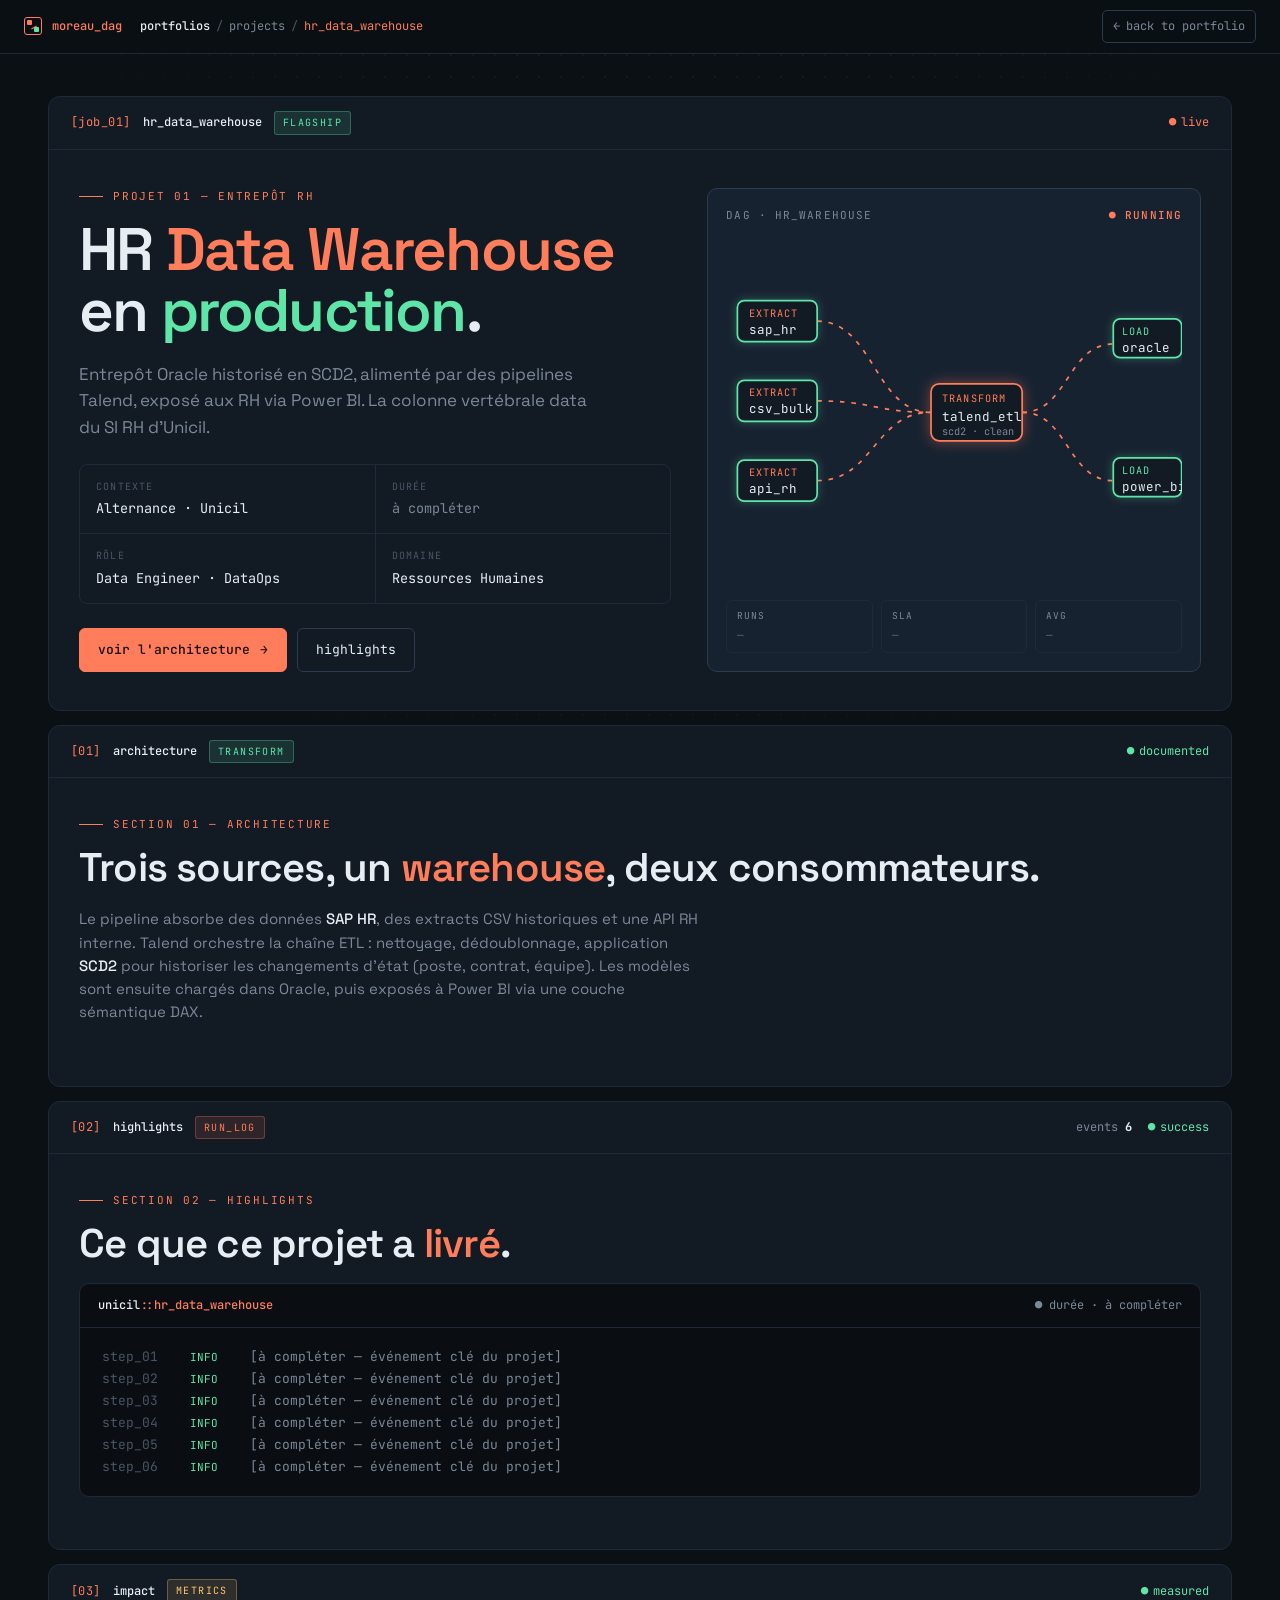
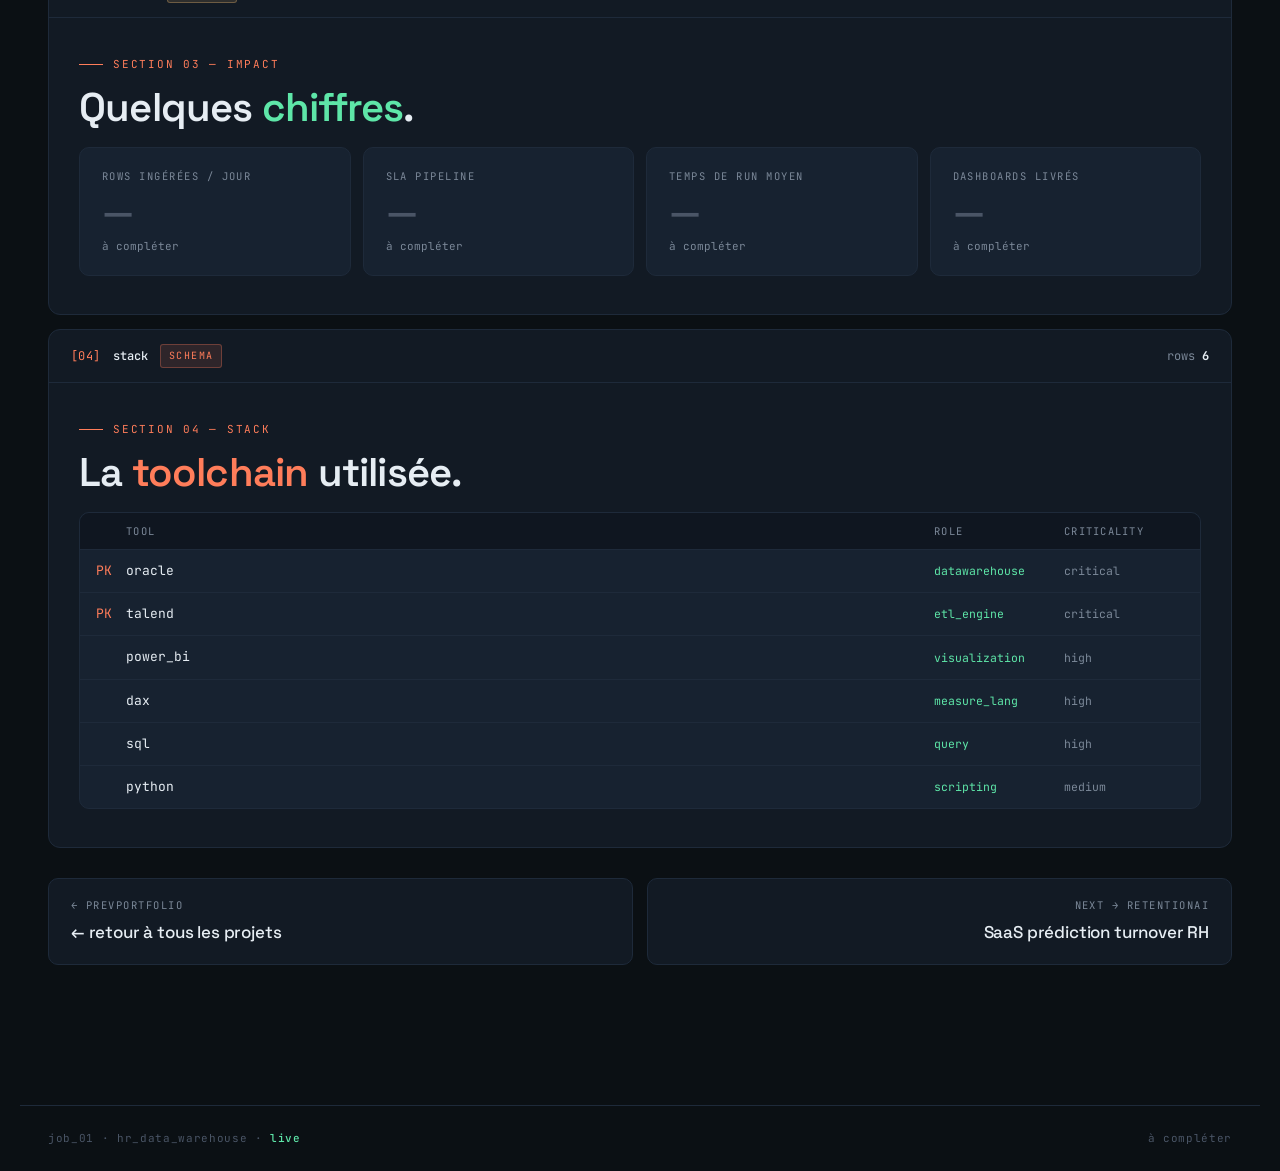
<file: front/projects/01-hr-data-warehouse.html>
<!doctype html>
<html lang="fr">
<head>
<meta charset="utf-8" />
<meta name="viewport" content="width=device-width,initial-scale=1" />
<title>HR Data Warehouse — Sulivan Moreau</title>
<link rel="preconnect" href="https://fonts.googleapis.com">
<link rel="preconnect" href="https://fonts.gstatic.com" crossorigin>
<link href="https://fonts.googleapis.com/css2?family=JetBrains+Mono:wght@300;400;500;600;700&family=Space+Grotesk:wght@400;500;600;700&display=swap" rel="stylesheet">
<link rel="stylesheet" href="_style.css">
</head>
<body>

<div class="toolbar">
  <div class="tb-brand"><span class="logo"><i></i></span><span>moreau_dag</span></div>
  <div class="tb-path">
    <a href="../04 - DAG.html"><b>portfolios</b></a><span class="sep">/</span>
    <a href="../04 - DAG.html#load">projects</a><span class="sep">/</span>
    <span class="cur crumb">hr_data_warehouse</span>
  </div>
  <a class="tb-back" href="../04 - DAG.html#load"><span class="arr">←</span> back to portfolio</a>
</div>

<main>

  <!-- HERO -->
  <section class="task" id="overview">
    <div class="task-hd">
      <div class="l">
        <span class="id">[job_01]</span>
        <span class="nm">hr_data_warehouse</span>
        <span class="badge tra">FLAGSHIP</span>
      </div>
      <div class="r"><span class="stat run">live</span></div>
    </div>
    <div class="task-bd hero">
      <div class="hero-grid">
        <div data-reveal>
          <div class="eyebrow">Projet 01 — entrepôt RH</div>
          <h1>HR <span class="o">Data Warehouse</span><br>en <span class="g">production</span>.</h1>
          <p class="lead">Entrepôt Oracle historisé en SCD2, alimenté par des pipelines Talend, exposé aux RH via Power BI. La colonne vertébrale data du SI RH d'Unicil.</p>

          <div class="meta-grid">
            <div class="cell"><div class="k">contexte</div><div class="v">Alternance · Unicil</div></div>
            <div class="cell"><div class="k">durée</div><div class="v" style="color:var(--muted)">à compléter</div></div>
            <div class="cell"><div class="k">rôle</div><div class="v">Data Engineer · DataOps</div></div>
            <div class="cell"><div class="k">domaine</div><div class="v">Ressources Humaines</div></div>
          </div>

          <div class="cta-row">
            <a class="btn primary" href="#architecture">voir l'architecture <span class="arr">→</span></a>
            <a class="btn" href="#highlights">highlights</a>
          </div>
        </div>

        <div class="arch-card" data-reveal>
          <div class="hd"><span>dag · hr_warehouse</span><b>● running</b></div>
          <svg class="arch-svg" viewBox="0 0 400 280" preserveAspectRatio="xMidYMid meet">
            <path class="edge flow" d="M 80 60 C 130 60, 130 140, 180 140"></path>
            <path class="edge flow" d="M 80 130 C 130 130, 130 140, 180 140"></path>
            <path class="edge flow" d="M 80 200 C 130 200, 130 140, 180 140"></path>
            <path class="edge flow" d="M 260 140 C 300 140, 300 80, 340 80"></path>
            <path class="edge flow" d="M 260 140 C 300 140, 300 200, 340 200"></path>
            <g><rect class="node-rect s" x="10" y="42" width="70" height="36" rx="6"/><text class="t" x="20" y="56">EXTRACT</text><text x="20" y="71">sap_hr</text></g>
            <g><rect class="node-rect s" x="10" y="112" width="70" height="36" rx="6"/><text class="t" x="20" y="126">EXTRACT</text><text x="20" y="141">csv_bulk</text></g>
            <g><rect class="node-rect s" x="10" y="182" width="70" height="36" rx="6"/><text class="t" x="20" y="196">EXTRACT</text><text x="20" y="211">api_rh</text></g>
            <g><rect class="node-rect r" x="180" y="115" width="80" height="50" rx="7"/><text class="t" x="190" y="131">TRANSFORM</text><text x="190" y="148">talend_etl</text><text class="d" x="190" y="160">scd2 · clean</text></g>
            <g><rect class="node-rect s" x="340" y="58" width="60" height="34" rx="6"/><text class="s" x="348" y="72">LOAD</text><text x="348" y="87">oracle</text></g>
            <g><rect class="node-rect s" x="340" y="180" width="60" height="34" rx="6"/><text class="s" x="348" y="194">LOAD</text><text x="348" y="209">power_bi</text></g>
          </svg>
          <div class="foot">
            <div class="s"><div class="k">runs</div><div class="v" style="color:var(--dim)">—</div></div>
            <div class="s"><div class="k">SLA</div><div class="v" style="color:var(--dim)">—</div></div>
            <div class="s"><div class="k">avg</div><div class="v" style="color:var(--dim)">—</div></div>
          </div>
        </div>
      </div>
    </div>
  </section>

  <!-- ARCHITECTURE -->
  <section class="task" id="architecture">
    <div class="task-hd">
      <div class="l"><span class="id">[01]</span><span class="nm">architecture</span><span class="badge tra">TRANSFORM</span></div>
      <div class="r"><span class="stat">documented</span></div>
    </div>
    <div class="task-bd">
      <div class="eyebrow">section 01 — architecture</div>
      <h2 class="sec">Trois sources, un <em>warehouse</em>, deux consommateurs.</h2>
      <p class="desc">Le pipeline absorbe des données <strong>SAP HR</strong>, des extracts CSV historiques et une API RH interne. Talend orchestre la chaîne ETL : nettoyage, dédoublonnage, application <strong>SCD2</strong> pour historiser les changements d'état (poste, contrat, équipe). Les modèles sont ensuite chargés dans Oracle, puis exposés à Power BI via une couche sémantique DAX.</p>

      <!-- code snippet à ajouter si pertinent --></div></section>

  <!-- HIGHLIGHTS -->
  <section class="task" id="highlights">
    <div class="task-hd">
      <div class="l"><span class="id">[02]</span><span class="nm">highlights</span><span class="badge ext">RUN_LOG</span></div>
      <div class="r"><span>events <b style="color:var(--fg)">6</b></span><span class="stat">success</span></div>
    </div>
    <div class="task-bd">
      <div class="eyebrow">section 02 — highlights</div>
      <h2 class="sec">Ce que ce projet a <em>livré</em>.</h2>
      <div class="log" data-reveal>
        <div class="lhd">
          <span class="nm">unicil<span class="at">::hr_data_warehouse</span></span>
          <span class="dur" style="color:var(--muted)">durée · à compléter</span>
        </div>
        <div class="lbd">
          <div class="line"><span class="t">step_01</span><span class="lv">INFO</span><span class="msg" style="color:var(--muted)">[à compléter — événement clé du projet]</span></div>
          <div class="line"><span class="t">step_02</span><span class="lv">INFO</span><span class="msg" style="color:var(--muted)">[à compléter — événement clé du projet]</span></div>
          <div class="line"><span class="t">step_03</span><span class="lv">INFO</span><span class="msg" style="color:var(--muted)">[à compléter — événement clé du projet]</span></div>
          <div class="line"><span class="t">step_04</span><span class="lv">INFO</span><span class="msg" style="color:var(--muted)">[à compléter — événement clé du projet]</span></div>
          <div class="line"><span class="t">step_05</span><span class="lv">INFO</span><span class="msg" style="color:var(--muted)">[à compléter — événement clé du projet]</span></div>
          <div class="line"><span class="t">step_06</span><span class="lv">INFO</span><span class="msg" style="color:var(--muted)">[à compléter — événement clé du projet]</span></div>
        </div>
      </div>
    </div>
  </section>

  <!-- METRICS -->
  <section class="task" id="impact">
    <div class="task-hd">
      <div class="l"><span class="id">[03]</span><span class="nm">impact</span><span class="badge lod">METRICS</span></div>
      <div class="r"><span class="stat">measured</span></div>
    </div>
    <div class="task-bd">
      <div class="eyebrow">section 03 — impact</div>
      <h2 class="sec">Quelques <span class="mint">chiffres</span>.</h2>
      <div class="metrics" data-reveal>
        <div class="metric"><div class="k">rows ingérées / jour</div><div class="v" style="color:var(--dim)">—</div><div class="d">à compléter</div></div>
        <div class="metric"><div class="k">SLA pipeline</div><div class="v" style="color:var(--dim)">—</div><div class="d">à compléter</div></div>
        <div class="metric"><div class="k">temps de run moyen</div><div class="v" style="color:var(--dim)">—</div><div class="d">à compléter</div></div>
        <div class="metric"><div class="k">dashboards livrés</div><div class="v" style="color:var(--dim)">—</div><div class="d">à compléter</div></div>
      </div>
    </div>
  </section>

  <!-- STACK -->
  <section class="task" id="stack">
    <div class="task-hd">
      <div class="l"><span class="id">[04]</span><span class="nm">stack</span><span class="badge ext">SCHEMA</span></div>
      <div class="r"><span>rows <b style="color:var(--fg)">6</b></span></div>
    </div>
    <div class="task-bd">
      <div class="eyebrow">section 04 — stack</div>
      <h2 class="sec">La <em>toolchain</em> utilisée.</h2>
      <div class="schema" data-reveal>
        <div class="sh-hd"><span></span><span>tool</span><span>role</span><span class="nu-h">criticality</span></div>
        <div class="sh-row"><span class="pk">PK</span><span class="col">oracle</span><span class="typ">datawarehouse</span><span class="nu">critical</span></div>
        <div class="sh-row"><span class="pk">PK</span><span class="col">talend</span><span class="typ">etl_engine</span><span class="nu">critical</span></div>
        <div class="sh-row"><span></span><span class="col">power_bi</span><span class="typ">visualization</span><span class="nu">high</span></div>
        <div class="sh-row"><span></span><span class="col">dax</span><span class="typ">measure_lang</span><span class="nu">high</span></div>
        <div class="sh-row"><span></span><span class="col">sql</span><span class="typ">query</span><span class="nu">high</span></div>
        <div class="sh-row"><span></span><span class="col">python</span><span class="typ">scripting</span><span class="nu">medium</span></div>
      </div>
    </div>
  </section>

  <nav class="proj-nav">
    <a class="prev" href="../04 - DAG.html#load"><span class="k">portfolio</span><span class="v">← retour à tous les projets</span></a>
    <a class="next" href="02-retention-ai.html"><span class="k">RetentionAI</span><span class="v">SaaS prédiction turnover RH</span></a>
  </nav>

</main>

<footer>
  <div>job_01 · hr_data_warehouse · <b>live</b></div>
  <div>à compléter</div>
</footer>

<script>
const io = new IntersectionObserver((entries)=>{entries.forEach(e=>{if(e.isIntersecting){e.target.classList.add('in');io.unobserve(e.target);}});},{threshold:.08});
document.querySelectorAll('[data-reveal]').forEach(el=>io.observe(el));
</script>
</body>
</html>
</file>
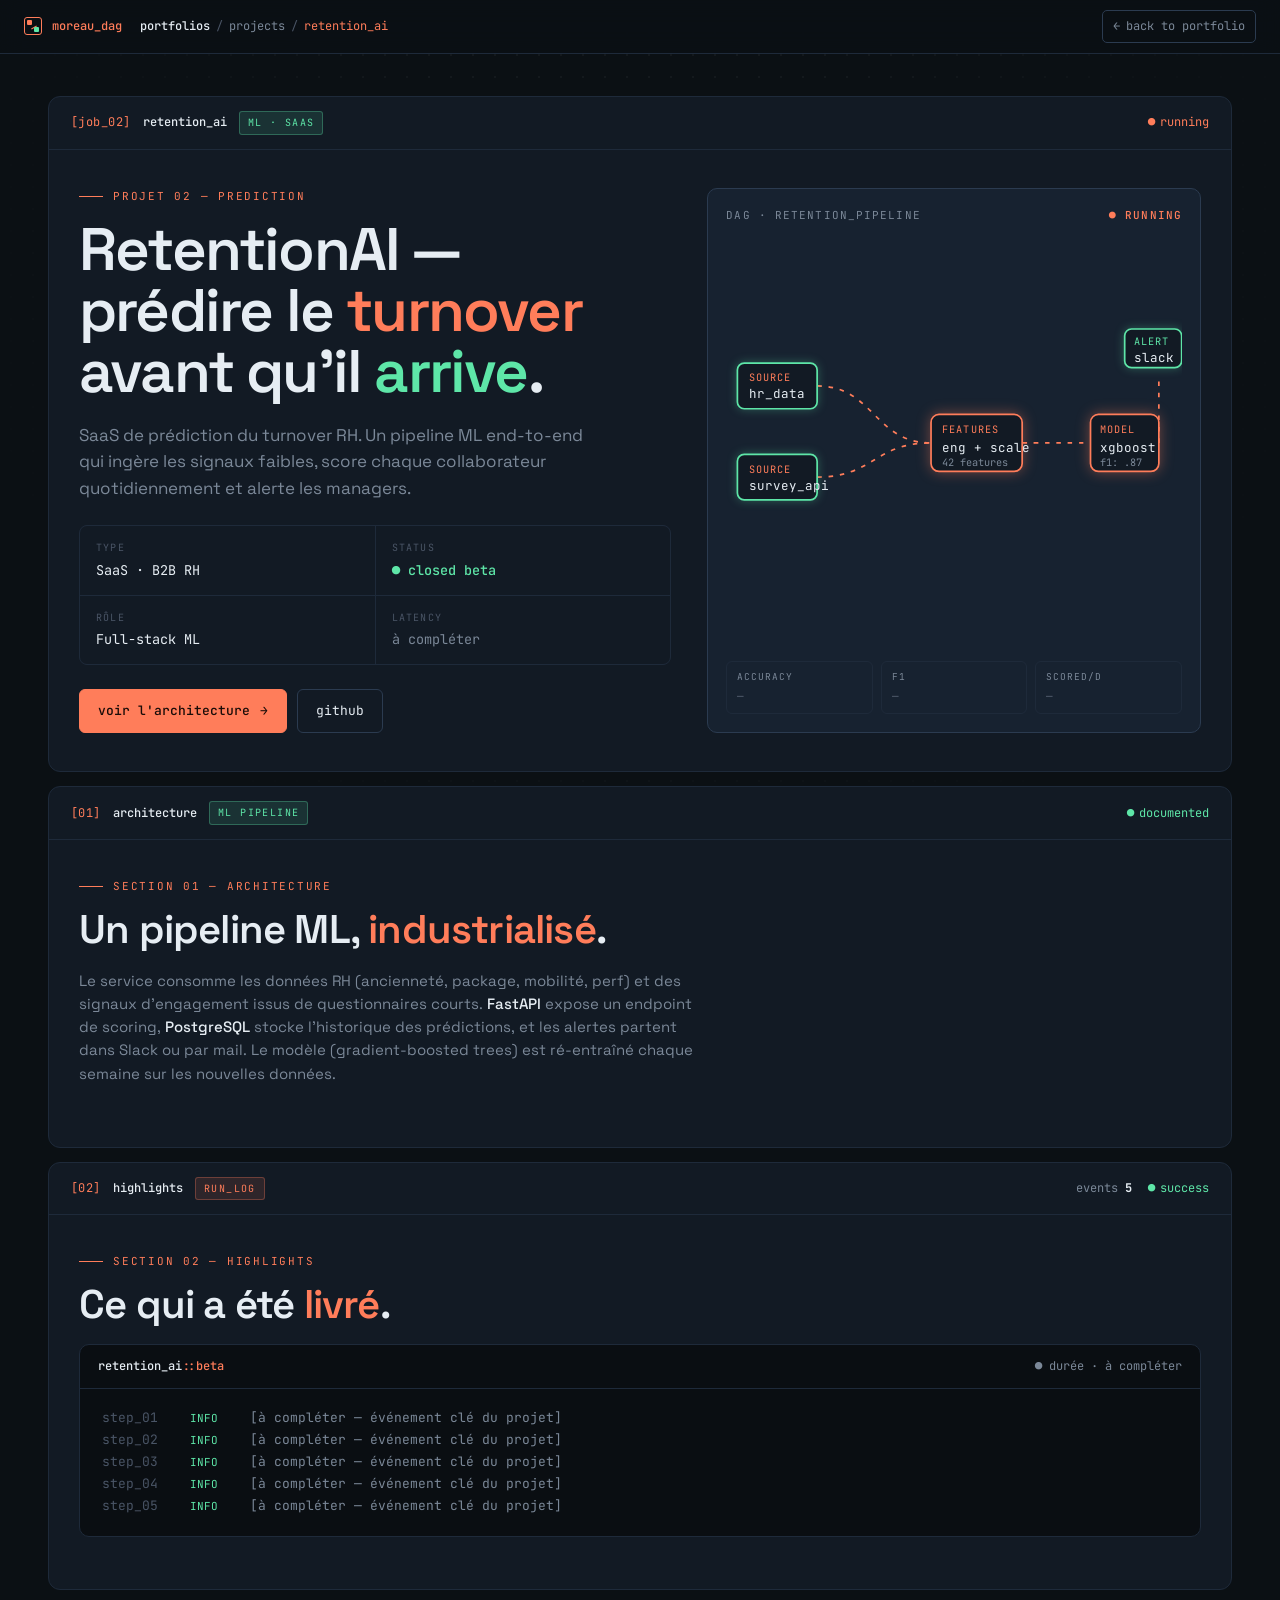
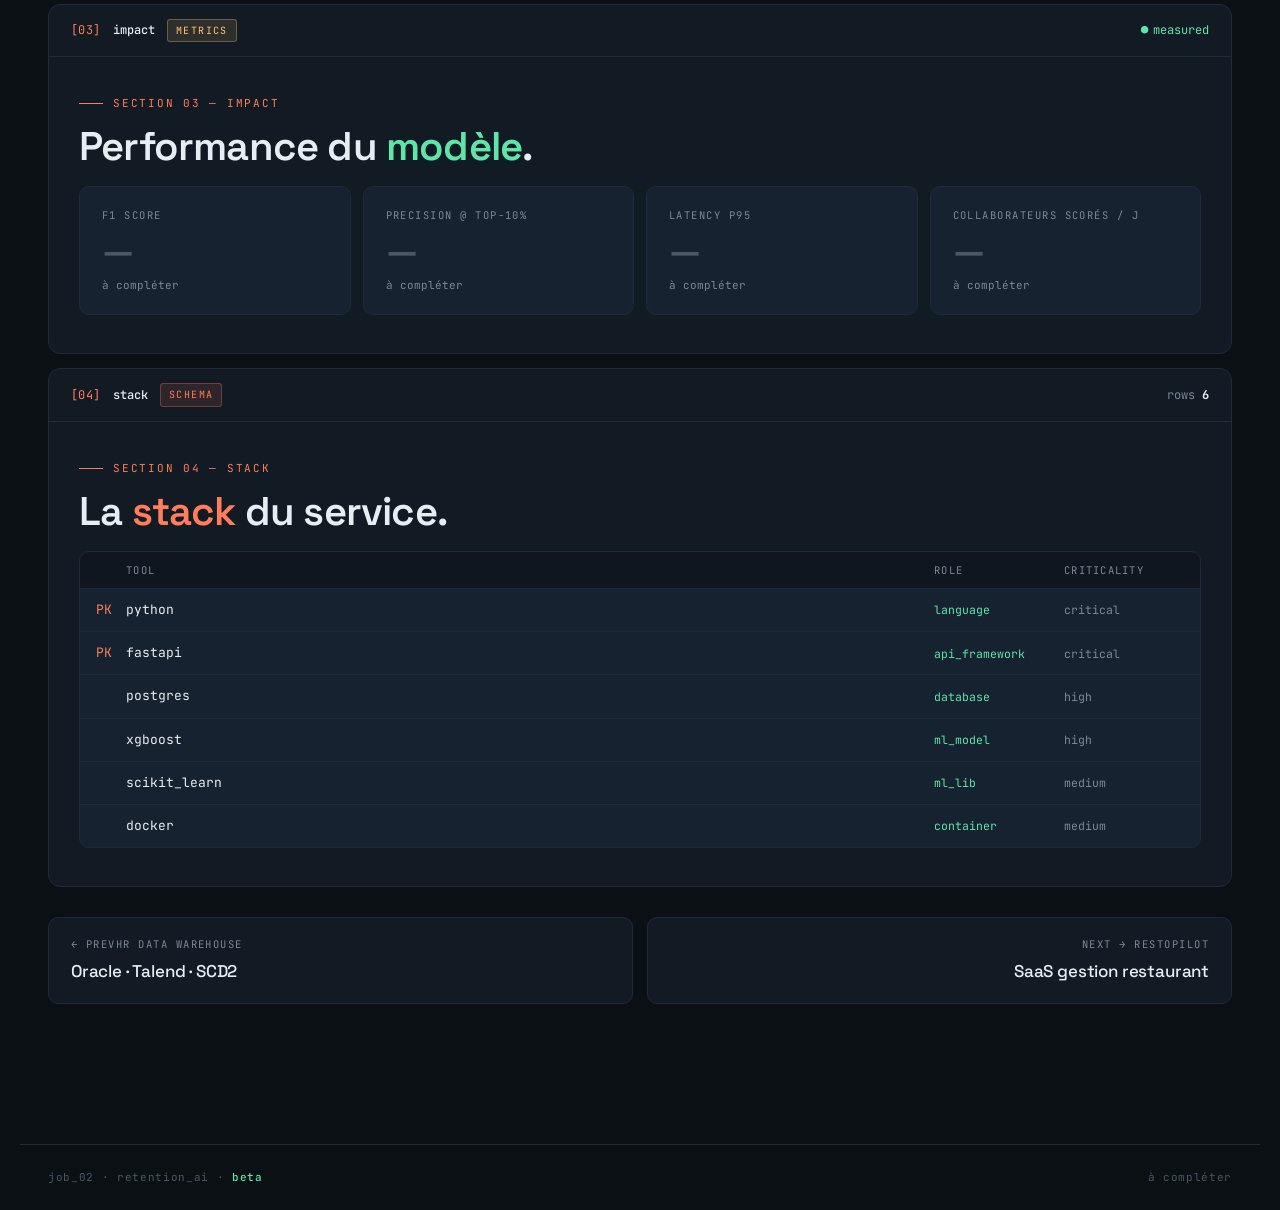
<file: front/projects/02-retention-ai.html>
<!doctype html>
<html lang="fr">
<head>
<meta charset="utf-8" />
<meta name="viewport" content="width=device-width,initial-scale=1" />
<title>RetentionAI — Sulivan Moreau</title>
<link rel="preconnect" href="https://fonts.googleapis.com">
<link rel="preconnect" href="https://fonts.gstatic.com" crossorigin>
<link href="https://fonts.googleapis.com/css2?family=JetBrains+Mono:wght@300;400;500;600;700&family=Space+Grotesk:wght@400;500;600;700&display=swap" rel="stylesheet">
<link rel="stylesheet" href="_style.css">
</head>
<body>

<div class="toolbar">
  <div class="tb-brand"><span class="logo"><i></i></span><span>moreau_dag</span></div>
  <div class="tb-path">
    <a href="../04 - DAG.html"><b>portfolios</b></a><span class="sep">/</span>
    <a href="../04 - DAG.html#load">projects</a><span class="sep">/</span>
    <span class="cur crumb">retention_ai</span>
  </div>
  <a class="tb-back" href="../04 - DAG.html#load"><span class="arr">←</span> back to portfolio</a>
</div>

<main>

  <section class="task" id="overview">
    <div class="task-hd">
      <div class="l">
        <span class="id">[job_02]</span>
        <span class="nm">retention_ai</span>
        <span class="badge tra">ML · SaaS</span>
      </div>
      <div class="r"><span class="stat run">running</span></div>
    </div>
    <div class="task-bd hero">
      <div class="hero-grid">
        <div data-reveal>
          <div class="eyebrow">Projet 02 — prediction</div>
          <h1>RetentionAI —<br>prédire le <span class="o">turnover</span><br>avant qu'il <span class="g">arrive</span>.</h1>
          <p class="lead">SaaS de prédiction du turnover RH. Un pipeline ML end-to-end qui ingère les signaux faibles, score chaque collaborateur quotidiennement et alerte les managers.</p>

          <div class="meta-grid">
            <div class="cell"><div class="k">type</div><div class="v">SaaS · B2B RH</div></div>
            <div class="cell"><div class="k">status</div><div class="v"><b>● closed beta</b></div></div>
            <div class="cell"><div class="k">rôle</div><div class="v">Full-stack ML</div></div>
            <div class="cell"><div class="k">latency</div><div class="v" style="color:var(--muted)">à compléter</div></div>
          </div>

          <div class="cta-row">
            <a class="btn primary" href="#architecture">voir l'architecture <span class="arr">→</span></a>
            <a class="btn" href="#">github</a>
          </div>
        </div>

        <div class="arch-card" data-reveal>
          <div class="hd"><span>dag · retention_pipeline</span><b>● running</b></div>
          <svg class="arch-svg" viewBox="0 0 400 280" preserveAspectRatio="xMidYMid meet">
            <path class="edge flow" d="M 80 90 C 130 90, 130 140, 180 140"></path>
            <path class="edge flow" d="M 80 170 C 130 170, 130 140, 180 140"></path>
            <path class="edge flow" d="M 260 140 C 290 140, 290 140, 320 140"></path>
            <path class="edge flow" d="M 380 140 L 380 80" stroke-dasharray="4 4" stroke="#5EE6A8"></path>
            <g><rect class="node-rect s" x="10" y="70" width="70" height="40" rx="6"/><text class="t" x="20" y="86">SOURCE</text><text x="20" y="101">hr_data</text></g>
            <g><rect class="node-rect s" x="10" y="150" width="70" height="40" rx="6"/><text class="t" x="20" y="166">SOURCE</text><text x="20" y="181">survey_api</text></g>
            <g><rect class="node-rect r" x="180" y="115" width="80" height="50" rx="7"/><text class="t" x="190" y="131">FEATURES</text><text x="190" y="148">eng + scale</text><text class="d" x="190" y="160">42 features</text></g>
            <g><rect class="node-rect r" x="320" y="115" width="60" height="50" rx="7"/><text class="t" x="328" y="131">MODEL</text><text x="328" y="148">xgboost</text><text class="d" x="328" y="160">f1: .87</text></g>
            <g><rect class="node-rect s" x="350" y="40" width="50" height="34" rx="6"/><text class="s" x="358" y="54">ALERT</text><text x="358" y="69">slack</text></g>
          </svg>
          <div class="foot">
            <div class="s"><div class="k">accuracy</div><div class="v" style="color:var(--dim)">—</div></div>
            <div class="s"><div class="k">f1</div><div class="v" style="color:var(--dim)">—</div></div>
            <div class="s"><div class="k">scored/d</div><div class="v" style="color:var(--dim)">—</div></div>
          </div>
        </div>
      </div>
    </div>
  </section>

  <section class="task" id="architecture">
    <div class="task-hd"><div class="l"><span class="id">[01]</span><span class="nm">architecture</span><span class="badge tra">ML PIPELINE</span></div><div class="r"><span class="stat">documented</span></div></div>
    <div class="task-bd">
      <div class="eyebrow">section 01 — architecture</div>
      <h2 class="sec">Un pipeline ML, <em>industrialisé</em>.</h2>
      <p class="desc">Le service consomme les données RH (ancienneté, package, mobilité, perf) et des signaux d'engagement issus de questionnaires courts. <strong>FastAPI</strong> expose un endpoint de scoring, <strong>PostgreSQL</strong> stocke l'historique des prédictions, et les alertes partent dans Slack ou par mail. Le modèle (gradient-boosted trees) est ré-entraîné chaque semaine sur les nouvelles données.</p>

      <!-- code snippet à ajouter si pertinent --></div></section>

  <section class="task" id="highlights">
    <div class="task-hd"><div class="l"><span class="id">[02]</span><span class="nm">highlights</span><span class="badge ext">RUN_LOG</span></div><div class="r"><span>events <b style="color:var(--fg)">5</b></span><span class="stat">success</span></div></div>
    <div class="task-bd">
      <div class="eyebrow">section 02 — highlights</div>
      <h2 class="sec">Ce qui a été <em>livré</em>.</h2>
      <div class="log" data-reveal>
        <div class="lhd"><span class="nm">retention_ai<span class="at">::beta</span></span><span class="dur" style="color:var(--muted)">durée · à compléter</span></div>
        <div class="lbd">
          <div class="line"><span class="t">step_01</span><span class="lv">INFO</span><span class="msg" style="color:var(--muted)">[à compléter — événement clé du projet]</span></div>
          <div class="line"><span class="t">step_02</span><span class="lv">INFO</span><span class="msg" style="color:var(--muted)">[à compléter — événement clé du projet]</span></div>
          <div class="line"><span class="t">step_03</span><span class="lv">INFO</span><span class="msg" style="color:var(--muted)">[à compléter — événement clé du projet]</span></div>
          <div class="line"><span class="t">step_04</span><span class="lv">INFO</span><span class="msg" style="color:var(--muted)">[à compléter — événement clé du projet]</span></div>
          <div class="line"><span class="t">step_05</span><span class="lv">INFO</span><span class="msg" style="color:var(--muted)">[à compléter — événement clé du projet]</span></div>
        </div>
      </div>
    </div>
  </section>

  <section class="task" id="impact">
    <div class="task-hd"><div class="l"><span class="id">[03]</span><span class="nm">impact</span><span class="badge lod">METRICS</span></div><div class="r"><span class="stat">measured</span></div></div>
    <div class="task-bd">
      <div class="eyebrow">section 03 — impact</div>
      <h2 class="sec">Performance du <span class="mint">modèle</span>.</h2>
      <div class="metrics" data-reveal>
        <div class="metric"><div class="k">F1 score</div><div class="v" style="color:var(--dim)">—</div><div class="d">à compléter</div></div>
        <div class="metric"><div class="k">precision @ top-10%</div><div class="v" style="color:var(--dim)">—</div><div class="d">à compléter</div></div>
        <div class="metric"><div class="k">latency p95</div><div class="v" style="color:var(--dim)">—</div><div class="d">à compléter</div></div>
        <div class="metric"><div class="k">collaborateurs scorés / j</div><div class="v" style="color:var(--dim)">—</div><div class="d">à compléter</div></div>
      </div>
    </div>
  </section>

  <section class="task" id="stack">
    <div class="task-hd"><div class="l"><span class="id">[04]</span><span class="nm">stack</span><span class="badge ext">SCHEMA</span></div><div class="r"><span>rows <b style="color:var(--fg)">6</b></span></div></div>
    <div class="task-bd">
      <div class="eyebrow">section 04 — stack</div>
      <h2 class="sec">La <em>stack</em> du service.</h2>
      <div class="schema" data-reveal>
        <div class="sh-hd"><span></span><span>tool</span><span>role</span><span class="nu-h">criticality</span></div>
        <div class="sh-row"><span class="pk">PK</span><span class="col">python</span><span class="typ">language</span><span class="nu">critical</span></div>
        <div class="sh-row"><span class="pk">PK</span><span class="col">fastapi</span><span class="typ">api_framework</span><span class="nu">critical</span></div>
        <div class="sh-row"><span></span><span class="col">postgres</span><span class="typ">database</span><span class="nu">high</span></div>
        <div class="sh-row"><span></span><span class="col">xgboost</span><span class="typ">ml_model</span><span class="nu">high</span></div>
        <div class="sh-row"><span></span><span class="col">scikit_learn</span><span class="typ">ml_lib</span><span class="nu">medium</span></div>
        <div class="sh-row"><span></span><span class="col">docker</span><span class="typ">container</span><span class="nu">medium</span></div>
      </div>
    </div>
  </section>

  <nav class="proj-nav">
    <a class="prev" href="01-hr-data-warehouse.html"><span class="k">HR Data Warehouse</span><span class="v">Oracle · Talend · SCD2</span></a>
    <a class="next" href="03-restopilot.html"><span class="k">RestoPilot</span><span class="v">SaaS gestion restaurant</span></a>
  </nav>

</main>

<footer>
  <div>job_02 · retention_ai · <b>beta</b></div>
  <div>à compléter</div>
</footer>

<script>
const io = new IntersectionObserver((entries)=>{entries.forEach(e=>{if(e.isIntersecting){e.target.classList.add('in');io.unobserve(e.target);}});},{threshold:.08});
document.querySelectorAll('[data-reveal]').forEach(el=>io.observe(el));
</script>
</body>
</html>
</file>
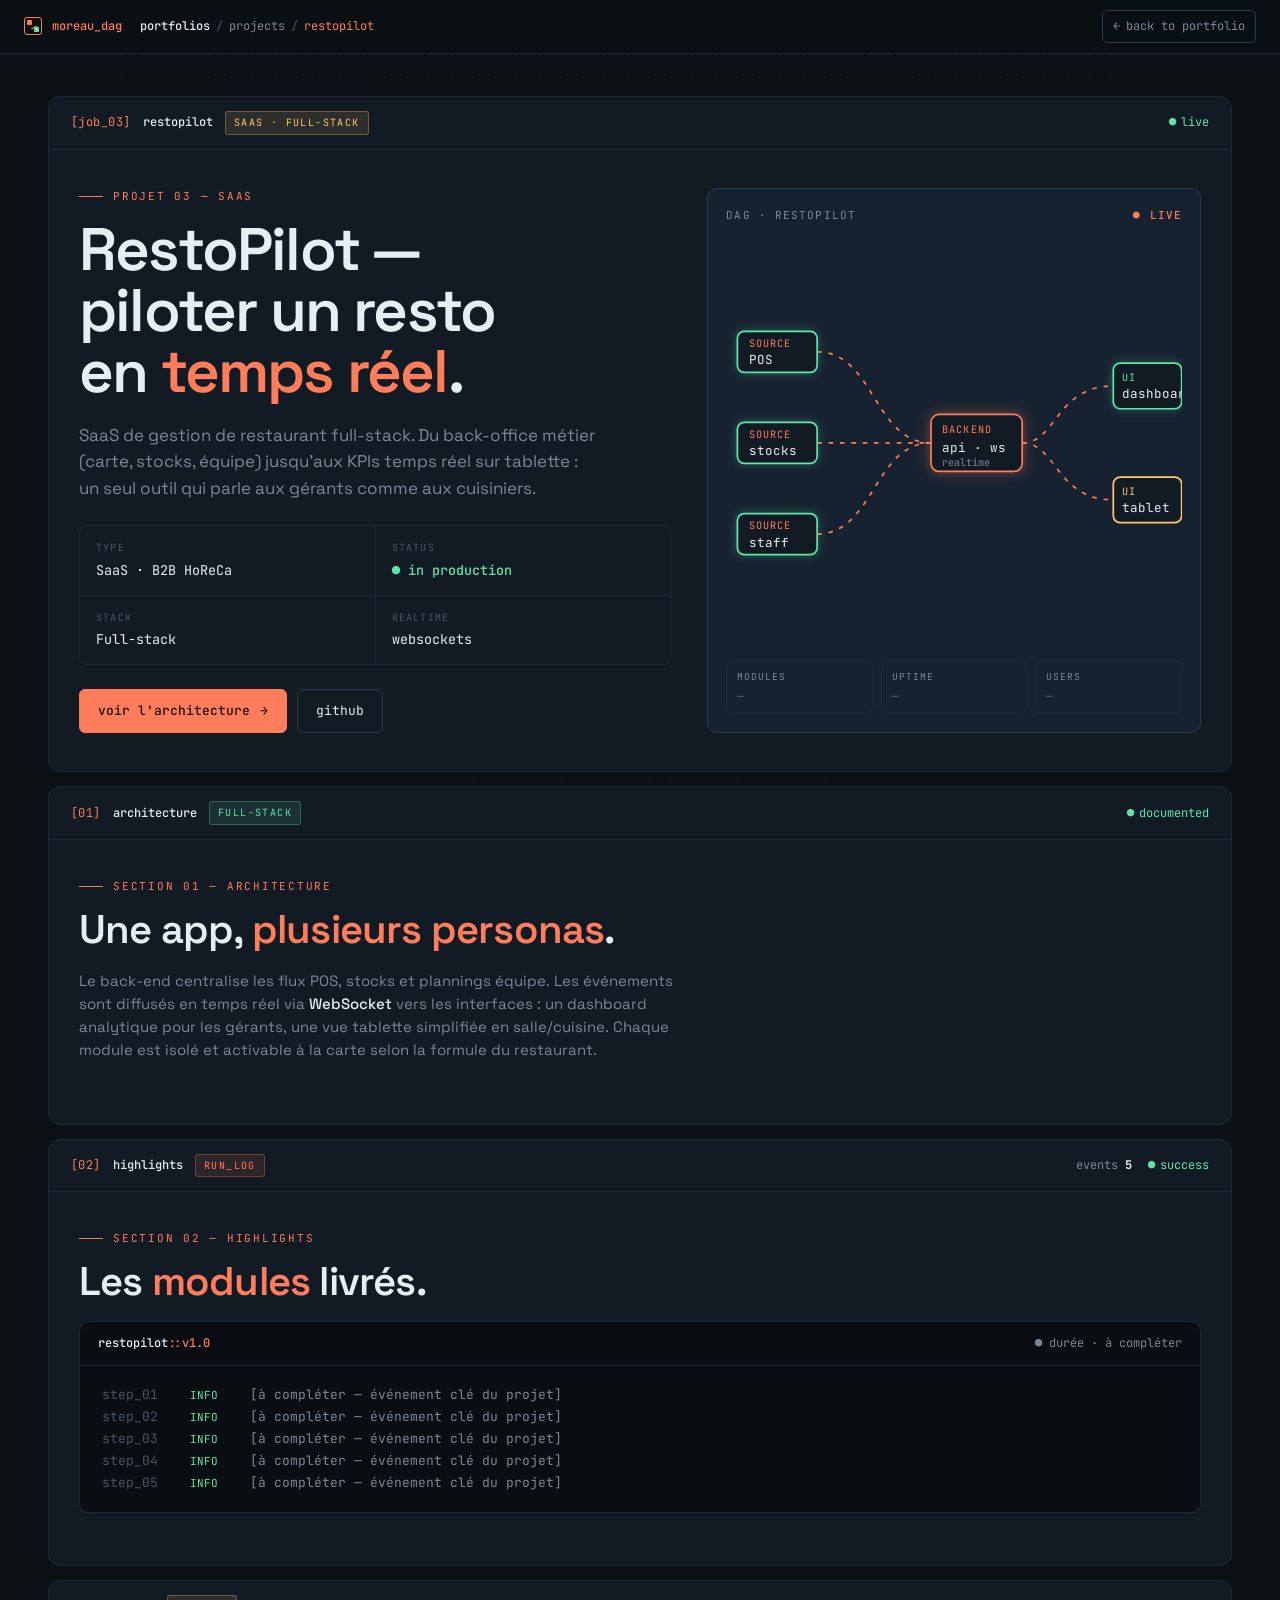
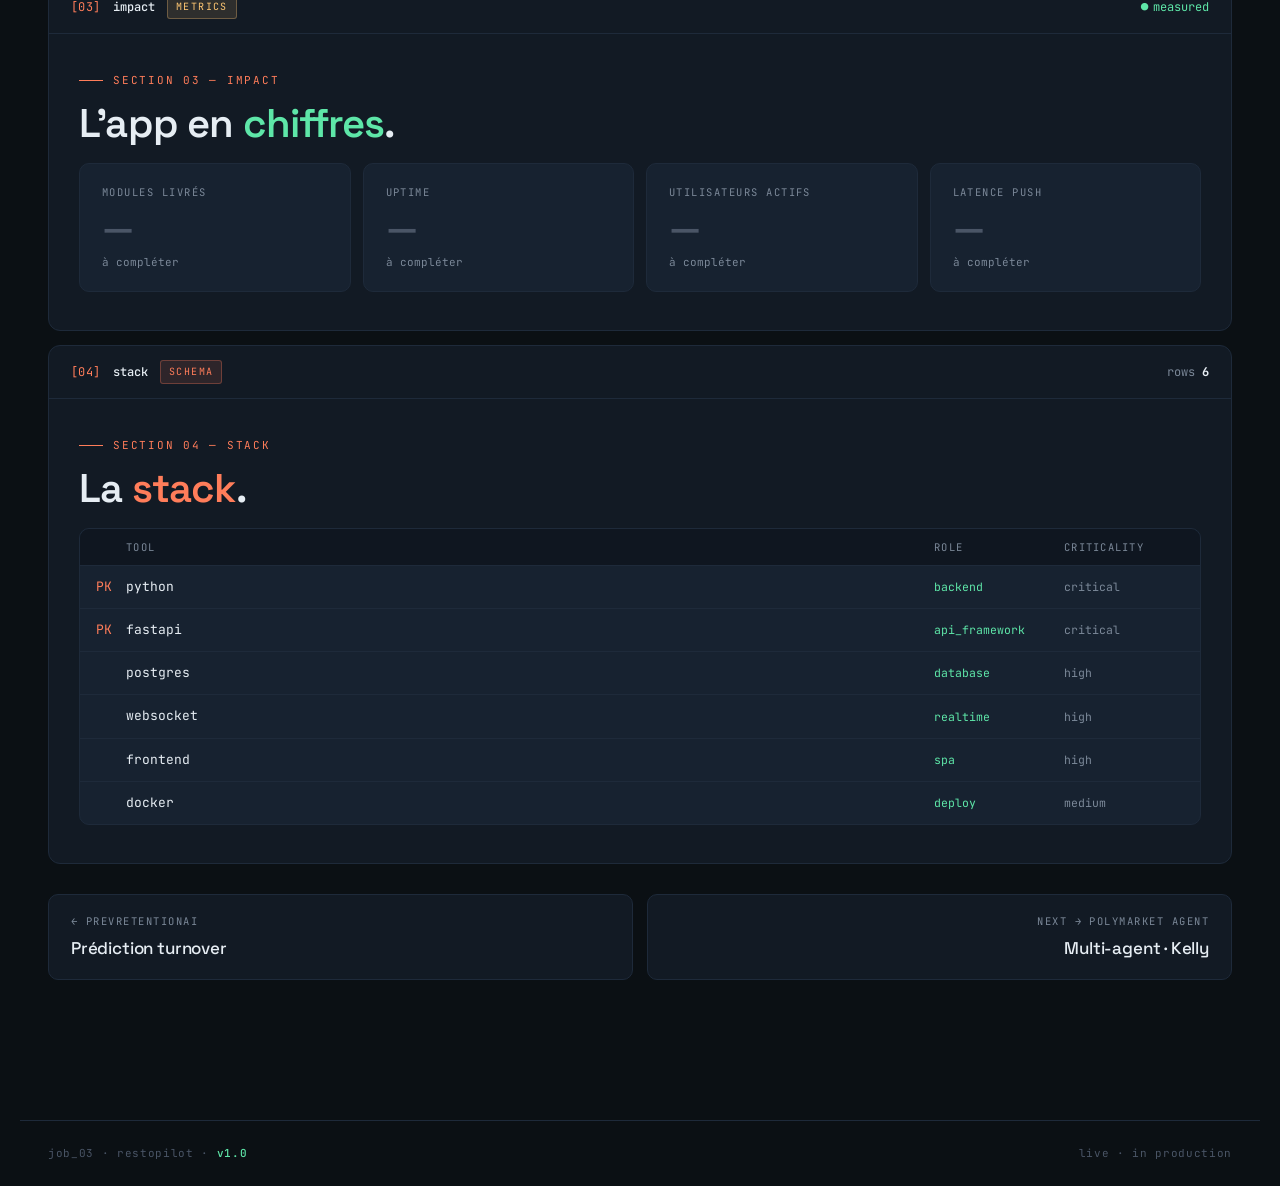
<file: front/projects/03-restopilot.html>
<!doctype html>
<html lang="fr">
<head>
<meta charset="utf-8" />
<meta name="viewport" content="width=device-width,initial-scale=1" />
<title>RestoPilot — Sulivan Moreau</title>
<link rel="preconnect" href="https://fonts.googleapis.com">
<link rel="preconnect" href="https://fonts.gstatic.com" crossorigin>
<link href="https://fonts.googleapis.com/css2?family=JetBrains+Mono:wght@300;400;500;600;700&family=Space+Grotesk:wght@400;500;600;700&display=swap" rel="stylesheet">
<link rel="stylesheet" href="_style.css">
</head>
<body>

<div class="toolbar">
  <div class="tb-brand"><span class="logo"><i></i></span><span>moreau_dag</span></div>
  <div class="tb-path">
    <a href="../04 - DAG.html"><b>portfolios</b></a><span class="sep">/</span>
    <a href="../04 - DAG.html#load">projects</a><span class="sep">/</span>
    <span class="cur crumb">restopilot</span>
  </div>
  <a class="tb-back" href="../04 - DAG.html#load"><span class="arr">←</span> back to portfolio</a>
</div>

<main>

  <section class="task" id="overview">
    <div class="task-hd">
      <div class="l"><span class="id">[job_03]</span><span class="nm">restopilot</span><span class="badge lod">SaaS · FULL-STACK</span></div>
      <div class="r"><span class="stat">live</span></div>
    </div>
    <div class="task-bd hero">
      <div class="hero-grid">
        <div data-reveal>
          <div class="eyebrow">Projet 03 — saas</div>
          <h1>RestoPilot —<br>piloter un resto<br>en <span class="o">temps réel</span>.</h1>
          <p class="lead">SaaS de gestion de restaurant full-stack. Du back-office métier (carte, stocks, équipe) jusqu'aux KPIs temps réel sur tablette : un seul outil qui parle aux gérants comme aux cuisiniers.</p>

          <div class="meta-grid">
            <div class="cell"><div class="k">type</div><div class="v">SaaS · B2B HoReCa</div></div>
            <div class="cell"><div class="k">status</div><div class="v"><b>● in production</b></div></div>
            <div class="cell"><div class="k">stack</div><div class="v">Full-stack</div></div>
            <div class="cell"><div class="k">realtime</div><div class="v">websockets</div></div>
          </div>

          <div class="cta-row">
            <a class="btn primary" href="#architecture">voir l'architecture <span class="arr">→</span></a>
            <a class="btn" href="#">github</a>
          </div>
        </div>

        <div class="arch-card" data-reveal>
          <div class="hd"><span>dag · restopilot</span><b>● live</b></div>
          <svg class="arch-svg" viewBox="0 0 400 280" preserveAspectRatio="xMidYMid meet">
            <path class="edge flow" d="M 80 60 C 130 60, 130 140, 180 140"></path>
            <path class="edge flow" d="M 80 140 C 130 140, 130 140, 180 140"></path>
            <path class="edge flow" d="M 80 220 C 130 220, 130 140, 180 140"></path>
            <path class="edge flow" d="M 260 140 C 290 140, 290 90, 340 90"></path>
            <path class="edge flow" d="M 260 140 C 290 140, 290 190, 340 190"></path>
            <g><rect class="node-rect s" x="10" y="42" width="70" height="36" rx="6"/><text class="t" x="20" y="56">SOURCE</text><text x="20" y="71">POS</text></g>
            <g><rect class="node-rect s" x="10" y="122" width="70" height="36" rx="6"/><text class="t" x="20" y="136">SOURCE</text><text x="20" y="151">stocks</text></g>
            <g><rect class="node-rect s" x="10" y="202" width="70" height="36" rx="6"/><text class="t" x="20" y="216">SOURCE</text><text x="20" y="231">staff</text></g>
            <g><rect class="node-rect r" x="180" y="115" width="80" height="50" rx="7"/><text class="t" x="190" y="131">BACKEND</text><text x="190" y="148">api · ws</text><text class="d" x="190" y="160">realtime</text></g>
            <g><rect class="node-rect s" x="340" y="70" width="60" height="40" rx="6"/><text class="s" x="348" y="86">UI</text><text x="348" y="101">dashboard</text></g>
            <g><rect class="node-rect a" x="340" y="170" width="60" height="40" rx="6"/><text class="a" x="348" y="186">UI</text><text x="348" y="201">tablet</text></g>
          </svg>
          <div class="foot">
            <div class="s"><div class="k">modules</div><div class="v" style="color:var(--dim)">—</div></div>
            <div class="s"><div class="k">uptime</div><div class="v" style="color:var(--dim)">—</div></div>
            <div class="s"><div class="k">users</div><div class="v" style="color:var(--dim)">—</div></div>
          </div>
        </div>
      </div>
    </div>
  </section>

  <section class="task" id="architecture">
    <div class="task-hd"><div class="l"><span class="id">[01]</span><span class="nm">architecture</span><span class="badge tra">FULL-STACK</span></div><div class="r"><span class="stat">documented</span></div></div>
    <div class="task-bd">
      <div class="eyebrow">section 01 — architecture</div>
      <h2 class="sec">Une app, <em>plusieurs personas</em>.</h2>
      <p class="desc">Le back-end centralise les flux POS, stocks et plannings équipe. Les événements sont diffusés en temps réel via <strong>WebSocket</strong> vers les interfaces : un dashboard analytique pour les gérants, une vue tablette simplifiée en salle/cuisine. Chaque module est isolé et activable à la carte selon la formule du restaurant.</p>
    </div>
  </section>

  <section class="task" id="highlights">
    <div class="task-hd"><div class="l"><span class="id">[02]</span><span class="nm">highlights</span><span class="badge ext">RUN_LOG</span></div><div class="r"><span>events <b style="color:var(--fg)">5</b></span><span class="stat">success</span></div></div>
    <div class="task-bd">
      <div class="eyebrow">section 02 — highlights</div>
      <h2 class="sec">Les <em>modules</em> livrés.</h2>
      <div class="log" data-reveal>
        <div class="lhd"><span class="nm">restopilot<span class="at">::v1.0</span></span><span class="dur" style="color:var(--muted)">durée · à compléter</span></div>
        <div class="lbd">
          <div class="line"><span class="t">step_01</span><span class="lv">INFO</span><span class="msg" style="color:var(--muted)">[à compléter — événement clé du projet]</span></div>
          <div class="line"><span class="t">step_02</span><span class="lv">INFO</span><span class="msg" style="color:var(--muted)">[à compléter — événement clé du projet]</span></div>
          <div class="line"><span class="t">step_03</span><span class="lv">INFO</span><span class="msg" style="color:var(--muted)">[à compléter — événement clé du projet]</span></div>
          <div class="line"><span class="t">step_04</span><span class="lv">INFO</span><span class="msg" style="color:var(--muted)">[à compléter — événement clé du projet]</span></div>
          <div class="line"><span class="t">step_05</span><span class="lv">INFO</span><span class="msg" style="color:var(--muted)">[à compléter — événement clé du projet]</span></div>
        </div>
      </div>
    </div>
  </section>

  <section class="task" id="impact">
    <div class="task-hd"><div class="l"><span class="id">[03]</span><span class="nm">impact</span><span class="badge lod">METRICS</span></div><div class="r"><span class="stat">measured</span></div></div>
    <div class="task-bd">
      <div class="eyebrow">section 03 — impact</div>
      <h2 class="sec">L'app en <span class="mint">chiffres</span>.</h2>
      <div class="metrics" data-reveal>
        <div class="metric"><div class="k">modules livrés</div><div class="v" style="color:var(--dim)">—</div><div class="d">à compléter</div></div>
        <div class="metric"><div class="k">uptime</div><div class="v" style="color:var(--dim)">—</div><div class="d">à compléter</div></div>
        <div class="metric"><div class="k">utilisateurs actifs</div><div class="v" style="color:var(--dim)">—</div><div class="d">à compléter</div></div>
        <div class="metric"><div class="k">latence push</div><div class="v" style="color:var(--dim)">—</div><div class="d">à compléter</div></div>
      </div>
    </div>
  </section>

  <section class="task" id="stack">
    <div class="task-hd"><div class="l"><span class="id">[04]</span><span class="nm">stack</span><span class="badge ext">SCHEMA</span></div><div class="r"><span>rows <b style="color:var(--fg)">6</b></span></div></div>
    <div class="task-bd">
      <div class="eyebrow">section 04 — stack</div>
      <h2 class="sec">La <em>stack</em>.</h2>
      <div class="schema" data-reveal>
        <div class="sh-hd"><span></span><span>tool</span><span>role</span><span class="nu-h">criticality</span></div>
        <div class="sh-row"><span class="pk">PK</span><span class="col">python</span><span class="typ">backend</span><span class="nu">critical</span></div>
        <div class="sh-row"><span class="pk">PK</span><span class="col">fastapi</span><span class="typ">api_framework</span><span class="nu">critical</span></div>
        <div class="sh-row"><span></span><span class="col">postgres</span><span class="typ">database</span><span class="nu">high</span></div>
        <div class="sh-row"><span></span><span class="col">websocket</span><span class="typ">realtime</span><span class="nu">high</span></div>
        <div class="sh-row"><span></span><span class="col">frontend</span><span class="typ">spa</span><span class="nu">high</span></div>
        <div class="sh-row"><span></span><span class="col">docker</span><span class="typ">deploy</span><span class="nu">medium</span></div>
      </div>
    </div>
  </section>

  <nav class="proj-nav">
    <a class="prev" href="02-retention-ai.html"><span class="k">RetentionAI</span><span class="v">Prédiction turnover</span></a>
    <a class="next" href="04-polymarket-agent.html"><span class="k">Polymarket Agent</span><span class="v">Multi-agent · Kelly</span></a>
  </nav>

</main>

<footer><div>job_03 · restopilot · <b>v1.0</b></div><div>live · in production</div></footer>

<script>
const io = new IntersectionObserver((entries)=>{entries.forEach(e=>{if(e.isIntersecting){e.target.classList.add('in');io.unobserve(e.target);}});},{threshold:.08});
document.querySelectorAll('[data-reveal]').forEach(el=>io.observe(el));
</script>
</body>
</html>
</file>
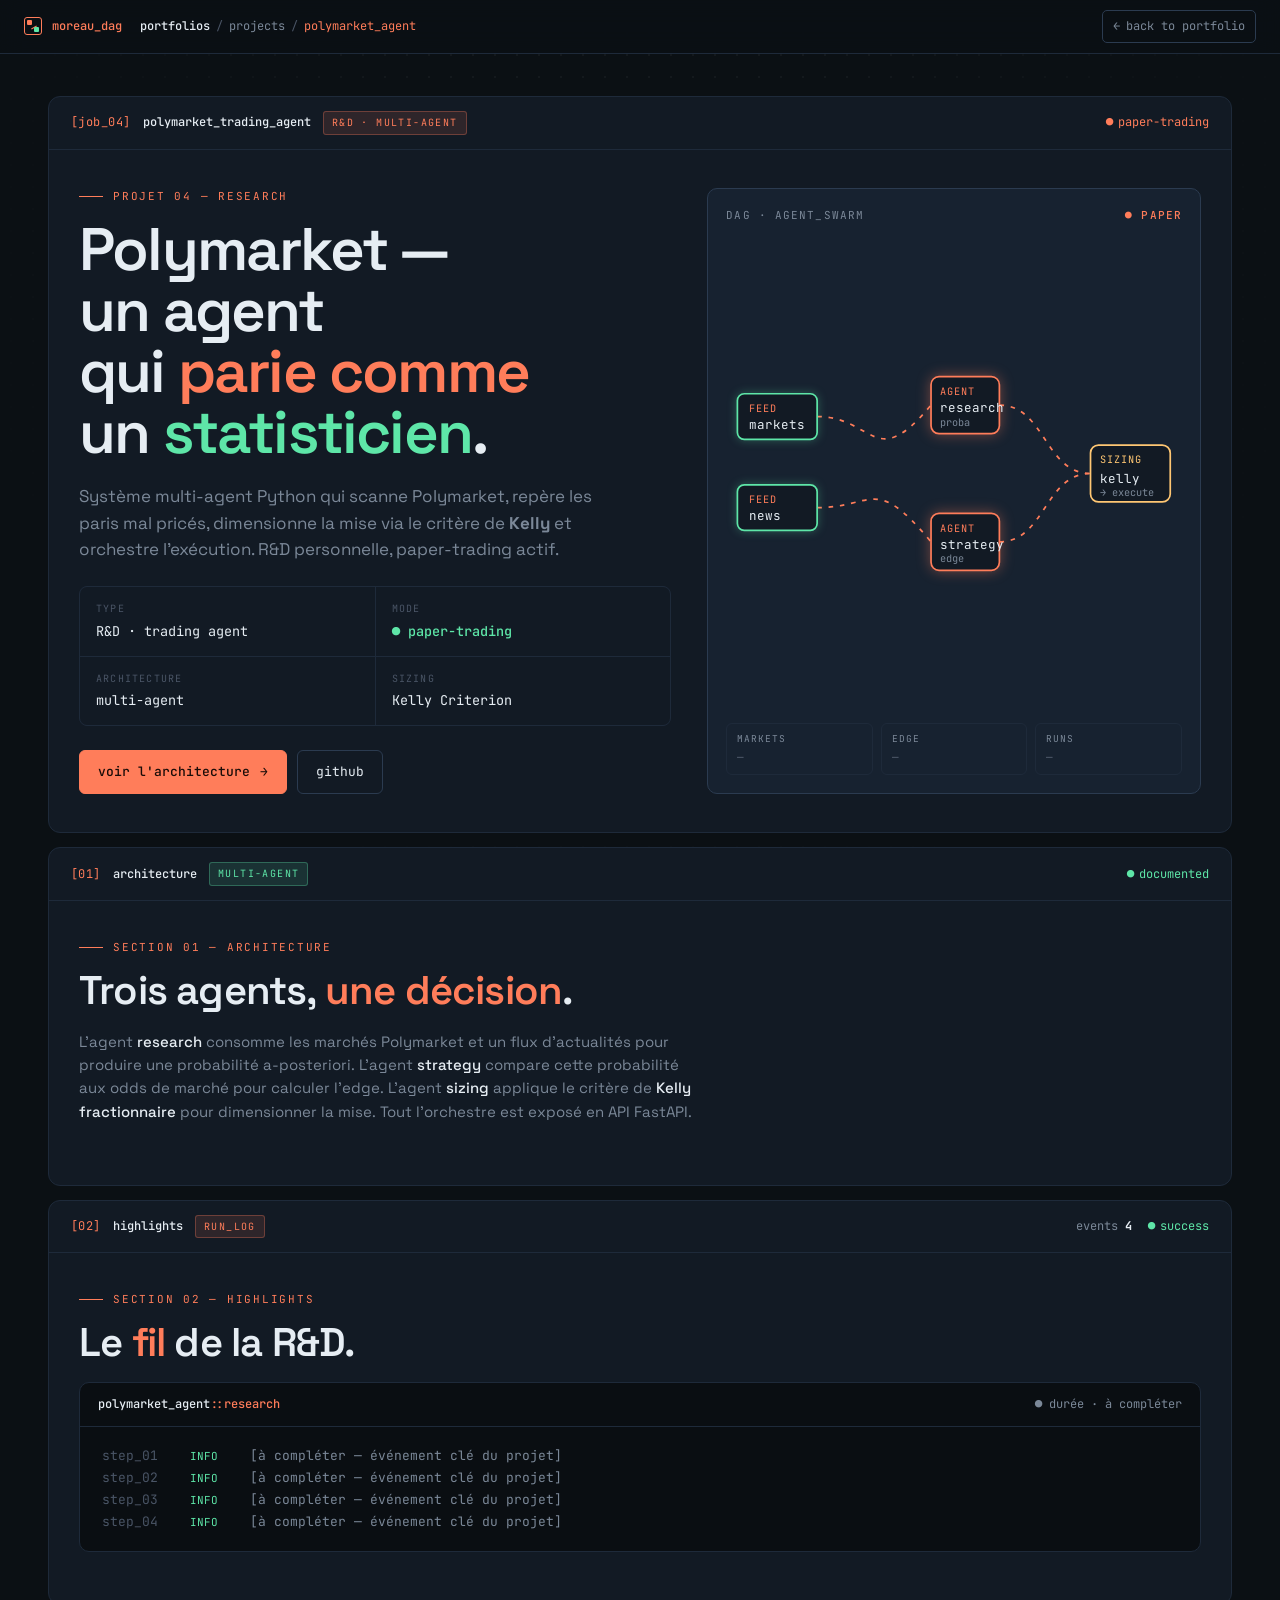
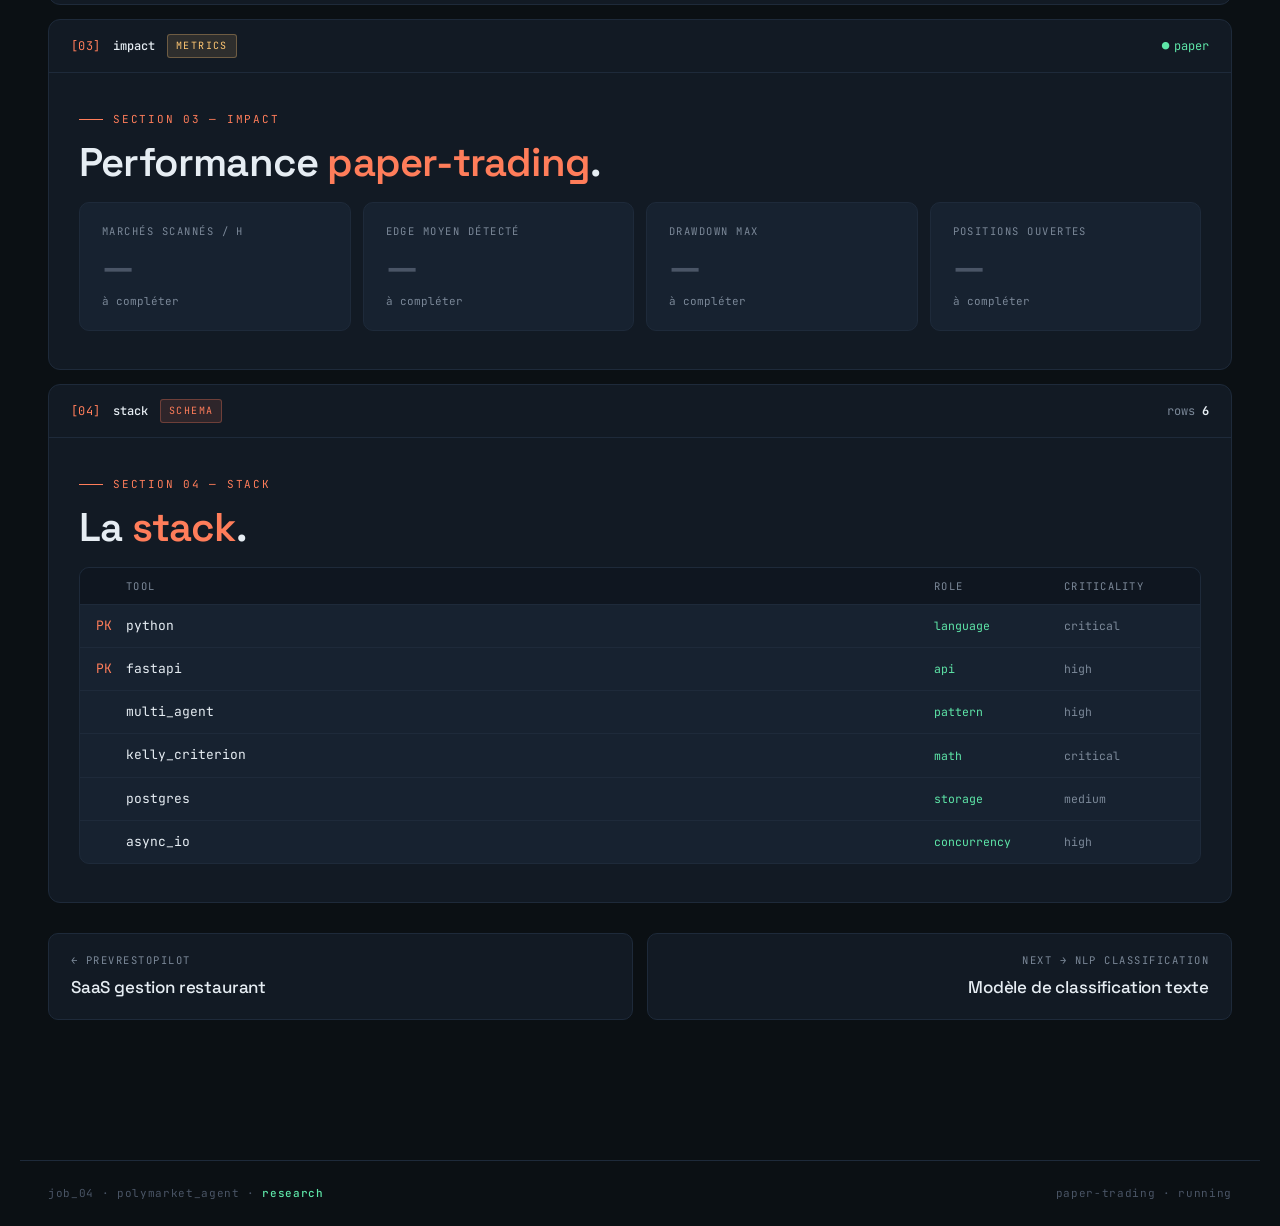
<file: front/projects/04-polymarket-agent.html>
<!doctype html>
<html lang="fr">
<head>
<meta charset="utf-8" />
<meta name="viewport" content="width=device-width,initial-scale=1" />
<title>Polymarket Trading Agent — Sulivan Moreau</title>
<link rel="preconnect" href="https://fonts.googleapis.com">
<link rel="preconnect" href="https://fonts.gstatic.com" crossorigin>
<link href="https://fonts.googleapis.com/css2?family=JetBrains+Mono:wght@300;400;500;600;700&family=Space+Grotesk:wght@400;500;600;700&display=swap" rel="stylesheet">
<link rel="stylesheet" href="_style.css">
</head>
<body>

<div class="toolbar">
  <div class="tb-brand"><span class="logo"><i></i></span><span>moreau_dag</span></div>
  <div class="tb-path">
    <a href="../04 - DAG.html"><b>portfolios</b></a><span class="sep">/</span>
    <a href="../04 - DAG.html#load">projects</a><span class="sep">/</span>
    <span class="cur crumb">polymarket_agent</span>
  </div>
  <a class="tb-back" href="../04 - DAG.html#load"><span class="arr">←</span> back to portfolio</a>
</div>

<main>

  <section class="task" id="overview">
    <div class="task-hd">
      <div class="l"><span class="id">[job_04]</span><span class="nm">polymarket_trading_agent</span><span class="badge ext">R&amp;D · MULTI-AGENT</span></div>
      <div class="r"><span class="stat run">paper-trading</span></div>
    </div>
    <div class="task-bd hero">
      <div class="hero-grid">
        <div data-reveal>
          <div class="eyebrow">Projet 04 — research</div>
          <h1>Polymarket —<br>un agent<br>qui <span class="o">parie comme</span><br>un <span class="g">statisticien</span>.</h1>
          <p class="lead">Système multi-agent Python qui scanne Polymarket, repère les paris mal pricés, dimensionne la mise via le critère de <strong>Kelly</strong> et orchestre l'exécution. R&amp;D personnelle, paper-trading actif.</p>

          <div class="meta-grid">
            <div class="cell"><div class="k">type</div><div class="v">R&amp;D · trading agent</div></div>
            <div class="cell"><div class="k">mode</div><div class="v"><b>● paper-trading</b></div></div>
            <div class="cell"><div class="k">architecture</div><div class="v">multi-agent</div></div>
            <div class="cell"><div class="k">sizing</div><div class="v">Kelly Criterion</div></div>
          </div>

          <div class="cta-row">
            <a class="btn primary" href="#architecture">voir l'architecture <span class="arr">→</span></a>
            <a class="btn" href="#">github</a>
          </div>
        </div>

        <div class="arch-card" data-reveal>
          <div class="hd"><span>dag · agent_swarm</span><b>● paper</b></div>
          <svg class="arch-svg" viewBox="0 0 400 280" preserveAspectRatio="xMidYMid meet">
            <path class="edge flow" d="M 80 90 C 130 90, 130 140, 180 80"></path>
            <path class="edge flow" d="M 80 170 C 130 170, 130 140, 180 200"></path>
            <path class="edge flow" d="M 240 80 C 280 80, 280 140, 320 140"></path>
            <path class="edge flow" d="M 240 200 C 280 200, 280 140, 320 140"></path>
            <g><rect class="node-rect s" x="10" y="70" width="70" height="40" rx="6"/><text class="t" x="20" y="86">FEED</text><text x="20" y="101">markets</text></g>
            <g><rect class="node-rect s" x="10" y="150" width="70" height="40" rx="6"/><text class="t" x="20" y="166">FEED</text><text x="20" y="181">news</text></g>
            <g><rect class="node-rect r" x="180" y="55" width="60" height="50" rx="7"/><text class="t" x="188" y="71">AGENT</text><text x="188" y="86">research</text><text class="d" x="188" y="98">proba</text></g>
            <g><rect class="node-rect r" x="180" y="175" width="60" height="50" rx="7"/><text class="t" x="188" y="191">AGENT</text><text x="188" y="206">strategy</text><text class="d" x="188" y="218">edge</text></g>
            <g><rect class="node-rect a" x="320" y="115" width="70" height="50" rx="7"/><text class="a" x="328" y="131">SIZING</text><text x="328" y="148">kelly</text><text class="d" x="328" y="160">→ execute</text></g>
          </svg>
          <div class="foot">
            <div class="s"><div class="k">markets</div><div class="v" style="color:var(--dim)">—</div></div>
            <div class="s"><div class="k">edge</div><div class="v" style="color:var(--dim)">—</div></div>
            <div class="s"><div class="k">runs</div><div class="v" style="color:var(--dim)">—</div></div>
          </div>
        </div>
      </div>
    </div>
  </section>

  <section class="task" id="architecture">
    <div class="task-hd"><div class="l"><span class="id">[01]</span><span class="nm">architecture</span><span class="badge tra">MULTI-AGENT</span></div><div class="r"><span class="stat">documented</span></div></div>
    <div class="task-bd">
      <div class="eyebrow">section 01 — architecture</div>
      <h2 class="sec">Trois agents, <em>une décision</em>.</h2>
      <p class="desc">L'agent <strong>research</strong> consomme les marchés Polymarket et un flux d'actualités pour produire une probabilité a-posteriori. L'agent <strong>strategy</strong> compare cette probabilité aux odds de marché pour calculer l'edge. L'agent <strong>sizing</strong> applique le critère de <strong>Kelly fractionnaire</strong> pour dimensionner la mise. Tout l'orchestre est exposé en API FastAPI.</p>

      <!-- code snippet à ajouter si pertinent --></div></section>

  <section class="task" id="highlights">
    <div class="task-hd"><div class="l"><span class="id">[02]</span><span class="nm">highlights</span><span class="badge ext">RUN_LOG</span></div><div class="r"><span>events <b style="color:var(--fg)">4</b></span><span class="stat">success</span></div></div>
    <div class="task-bd">
      <div class="eyebrow">section 02 — highlights</div>
      <h2 class="sec">Le <em>fil</em> de la R&amp;D.</h2>
      <div class="log" data-reveal>
        <div class="lhd"><span class="nm">polymarket_agent<span class="at">::research</span></span><span class="dur" style="color:var(--muted)">durée · à compléter</span></div>
        <div class="lbd">
          <div class="line"><span class="t">step_01</span><span class="lv">INFO</span><span class="msg" style="color:var(--muted)">[à compléter — événement clé du projet]</span></div>
          <div class="line"><span class="t">step_02</span><span class="lv">INFO</span><span class="msg" style="color:var(--muted)">[à compléter — événement clé du projet]</span></div>
          <div class="line"><span class="t">step_03</span><span class="lv">INFO</span><span class="msg" style="color:var(--muted)">[à compléter — événement clé du projet]</span></div>
          <div class="line"><span class="t">step_04</span><span class="lv">INFO</span><span class="msg" style="color:var(--muted)">[à compléter — événement clé du projet]</span></div>
        </div>
      </div>
    </div>
  </section>

  <section class="task" id="impact">
    <div class="task-hd"><div class="l"><span class="id">[03]</span><span class="nm">impact</span><span class="badge lod">METRICS</span></div><div class="r"><span class="stat">paper</span></div></div>
    <div class="task-bd">
      <div class="eyebrow">section 03 — impact</div>
      <h2 class="sec">Performance <em>paper-trading</em>.</h2>
      <div class="metrics" data-reveal>
        <div class="metric"><div class="k">marchés scannés / h</div><div class="v" style="color:var(--dim)">—</div><div class="d">à compléter</div></div>
        <div class="metric"><div class="k">edge moyen détecté</div><div class="v" style="color:var(--dim)">—</div><div class="d">à compléter</div></div>
        <div class="metric"><div class="k">drawdown max</div><div class="v" style="color:var(--dim)">—</div><div class="d">à compléter</div></div>
        <div class="metric"><div class="k">positions ouvertes</div><div class="v" style="color:var(--dim)">—</div><div class="d">à compléter</div></div>
      </div>
    </div>
  </section>

  <section class="task" id="stack">
    <div class="task-hd"><div class="l"><span class="id">[04]</span><span class="nm">stack</span><span class="badge ext">SCHEMA</span></div><div class="r"><span>rows <b style="color:var(--fg)">6</b></span></div></div>
    <div class="task-bd">
      <div class="eyebrow">section 04 — stack</div>
      <h2 class="sec">La <em>stack</em>.</h2>
      <div class="schema" data-reveal>
        <div class="sh-hd"><span></span><span>tool</span><span>role</span><span class="nu-h">criticality</span></div>
        <div class="sh-row"><span class="pk">PK</span><span class="col">python</span><span class="typ">language</span><span class="nu">critical</span></div>
        <div class="sh-row"><span class="pk">PK</span><span class="col">fastapi</span><span class="typ">api</span><span class="nu">high</span></div>
        <div class="sh-row"><span></span><span class="col">multi_agent</span><span class="typ">pattern</span><span class="nu">high</span></div>
        <div class="sh-row"><span></span><span class="col">kelly_criterion</span><span class="typ">math</span><span class="nu">critical</span></div>
        <div class="sh-row"><span></span><span class="col">postgres</span><span class="typ">storage</span><span class="nu">medium</span></div>
        <div class="sh-row"><span></span><span class="col">async_io</span><span class="typ">concurrency</span><span class="nu">high</span></div>
      </div>
    </div>
  </section>

  <nav class="proj-nav">
    <a class="prev" href="03-restopilot.html"><span class="k">RestoPilot</span><span class="v">SaaS gestion restaurant</span></a>
    <a class="next" href="05-nlp-classification.html"><span class="k">NLP Classification</span><span class="v">Modèle de classification texte</span></a>
  </nav>

</main>

<footer><div>job_04 · polymarket_agent · <b>research</b></div><div>paper-trading · running</div></footer>

<script>
const io = new IntersectionObserver((entries)=>{entries.forEach(e=>{if(e.isIntersecting){e.target.classList.add('in');io.unobserve(e.target);}});},{threshold:.08});
document.querySelectorAll('[data-reveal]').forEach(el=>io.observe(el));
</script>
</body>
</html>
</file>
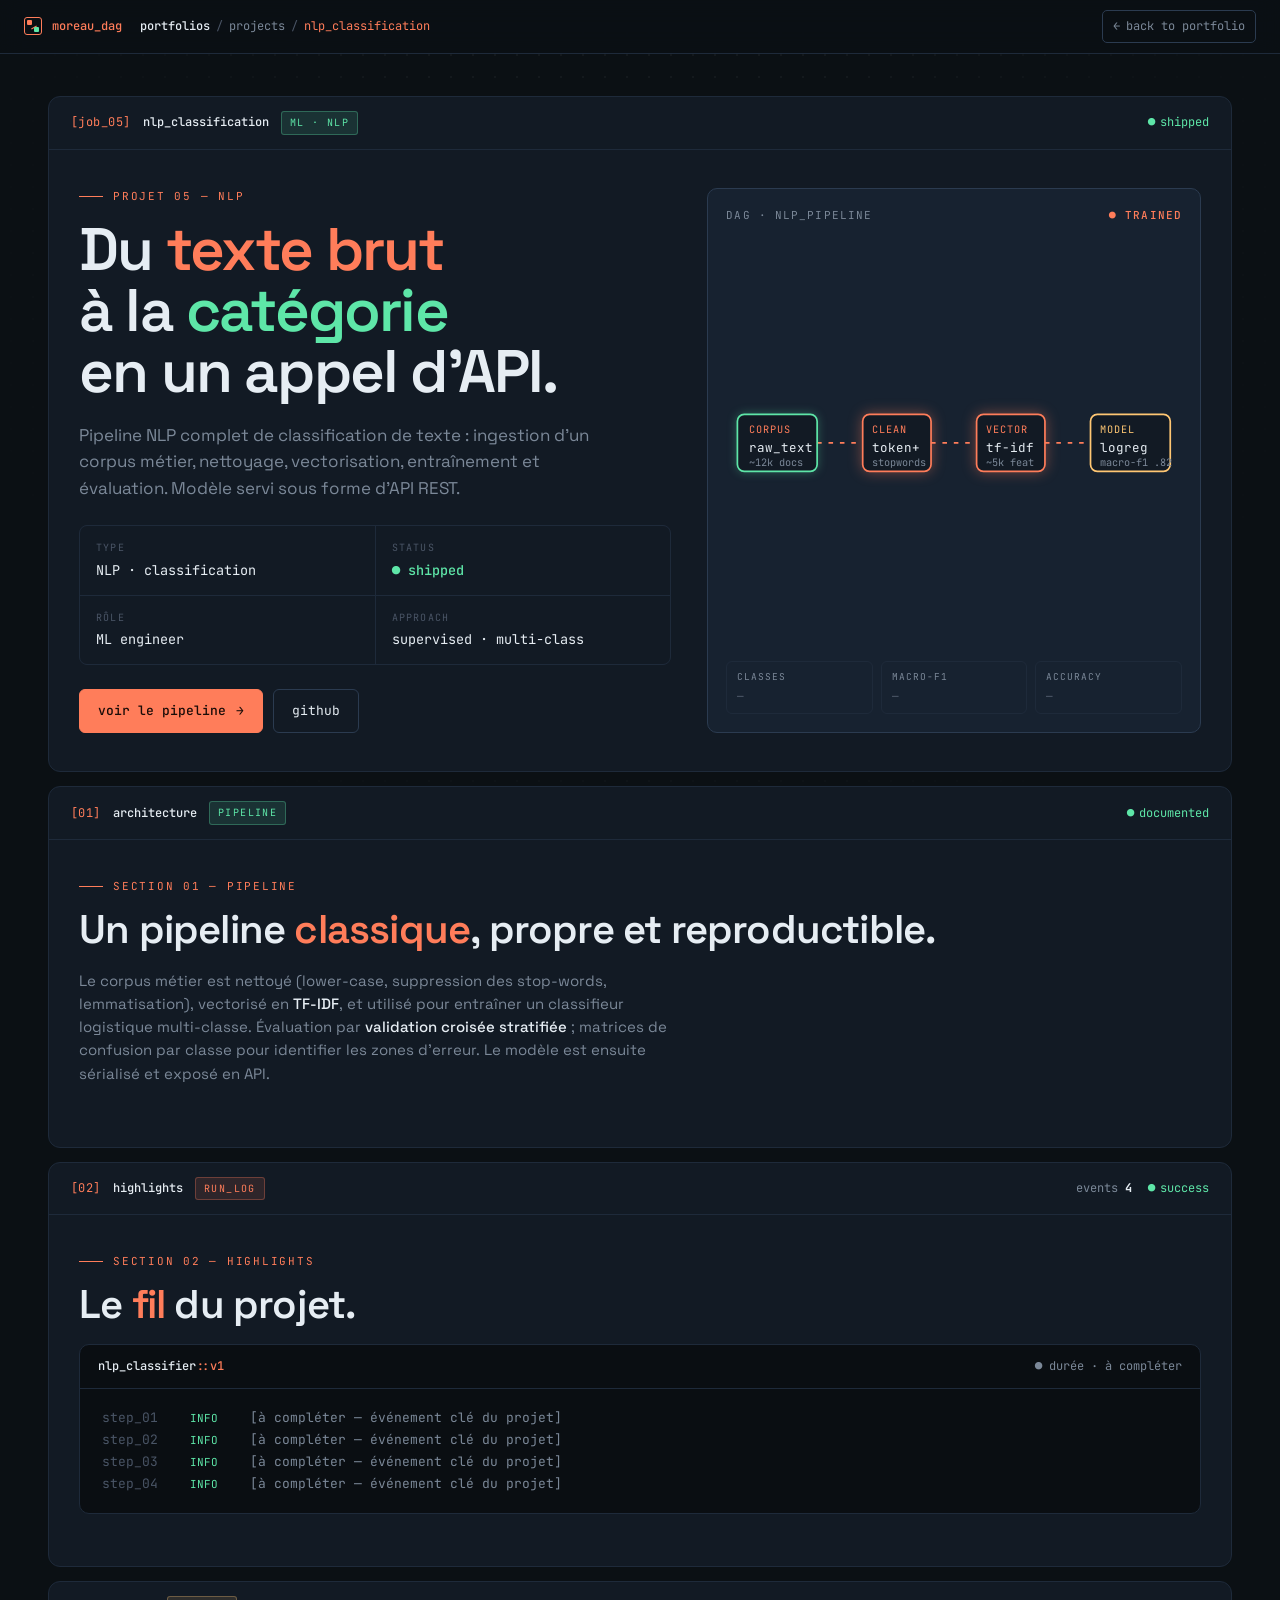
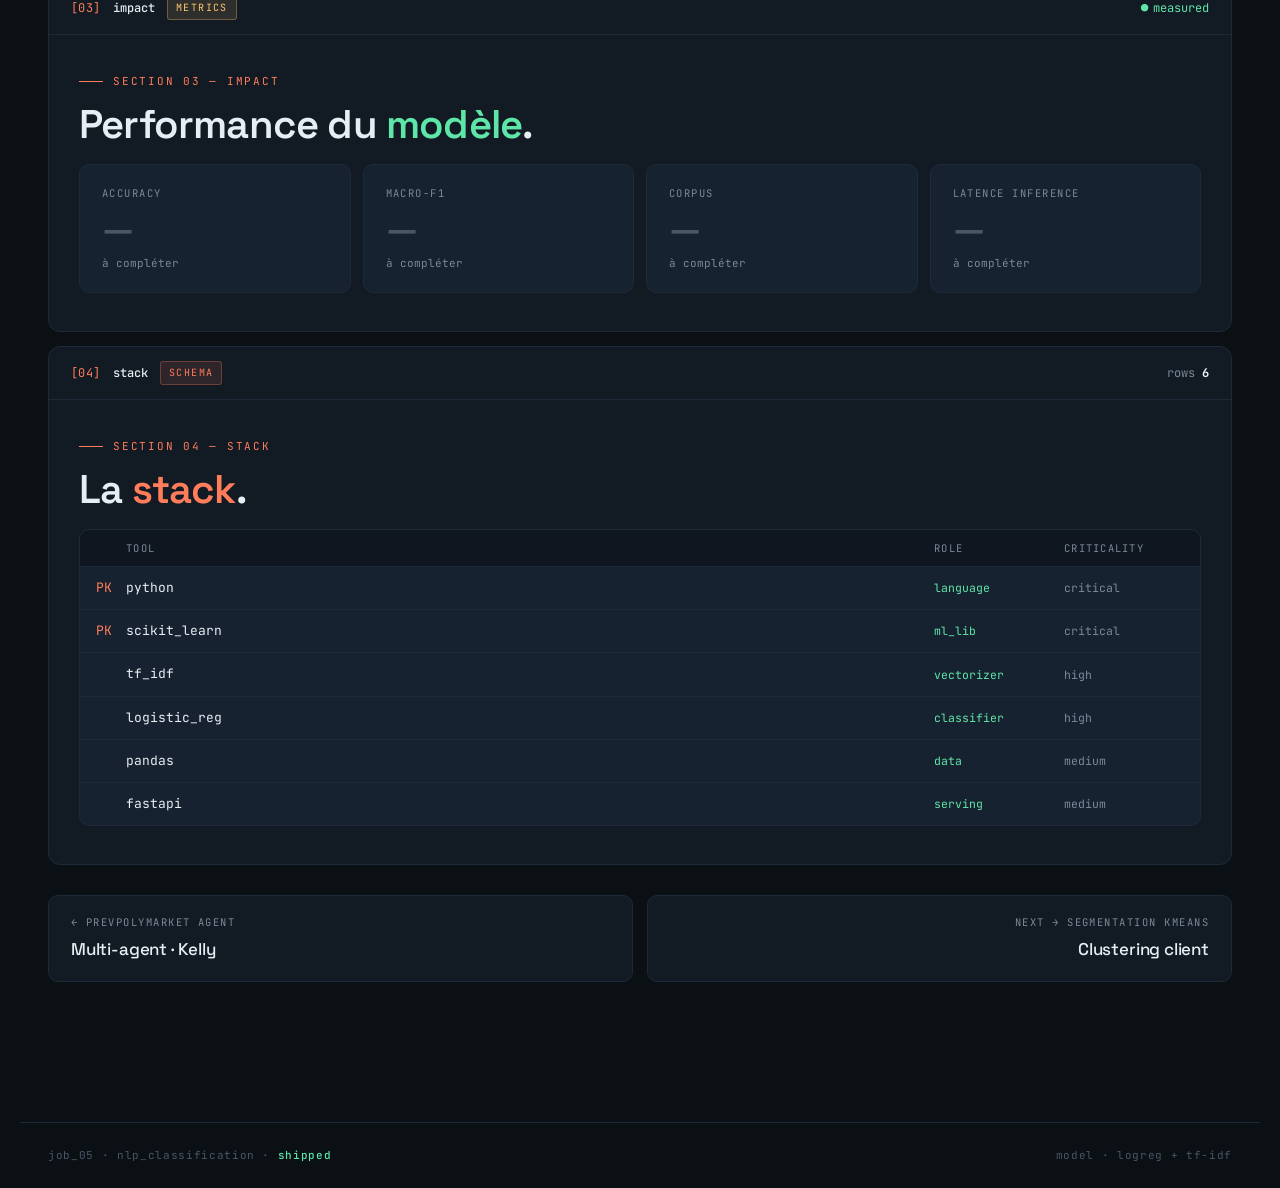
<file: front/projects/05-nlp-classification.html>
<!doctype html>
<html lang="fr">
<head>
<meta charset="utf-8" />
<meta name="viewport" content="width=device-width,initial-scale=1" />
<title>NLP Classification — Sulivan Moreau</title>
<link rel="preconnect" href="https://fonts.googleapis.com">
<link rel="preconnect" href="https://fonts.gstatic.com" crossorigin>
<link href="https://fonts.googleapis.com/css2?family=JetBrains+Mono:wght@300;400;500;600;700&family=Space+Grotesk:wght@400;500;600;700&display=swap" rel="stylesheet">
<link rel="stylesheet" href="_style.css">
</head>
<body>

<div class="toolbar">
  <div class="tb-brand"><span class="logo"><i></i></span><span>moreau_dag</span></div>
  <div class="tb-path">
    <a href="../04 - DAG.html"><b>portfolios</b></a><span class="sep">/</span>
    <a href="../04 - DAG.html#load">projects</a><span class="sep">/</span>
    <span class="cur crumb">nlp_classification</span>
  </div>
  <a class="tb-back" href="../04 - DAG.html#load"><span class="arr">←</span> back to portfolio</a>
</div>

<main>

  <section class="task" id="overview">
    <div class="task-hd">
      <div class="l"><span class="id">[job_05]</span><span class="nm">nlp_classification</span><span class="badge tra">ML · NLP</span></div>
      <div class="r"><span class="stat">shipped</span></div>
    </div>
    <div class="task-bd hero">
      <div class="hero-grid">
        <div data-reveal>
          <div class="eyebrow">Projet 05 — nlp</div>
          <h1>Du <span class="o">texte brut</span><br>à la <span class="g">catégorie</span><br>en un appel d'API.</h1>
          <p class="lead">Pipeline NLP complet de classification de texte : ingestion d'un corpus métier, nettoyage, vectorisation, entraînement et évaluation. Modèle servi sous forme d'API REST.</p>

          <div class="meta-grid">
            <div class="cell"><div class="k">type</div><div class="v">NLP · classification</div></div>
            <div class="cell"><div class="k">status</div><div class="v"><b>● shipped</b></div></div>
            <div class="cell"><div class="k">rôle</div><div class="v">ML engineer</div></div>
            <div class="cell"><div class="k">approach</div><div class="v">supervised · multi-class</div></div>
          </div>

          <div class="cta-row">
            <a class="btn primary" href="#architecture">voir le pipeline <span class="arr">→</span></a>
            <a class="btn" href="#">github</a>
          </div>
        </div>

        <div class="arch-card" data-reveal>
          <div class="hd"><span>dag · nlp_pipeline</span><b>● trained</b></div>
          <svg class="arch-svg" viewBox="0 0 400 280" preserveAspectRatio="xMidYMid meet">
            <path class="edge flow" d="M 80 140 L 120 140"></path>
            <path class="edge flow" d="M 180 140 L 220 140"></path>
            <path class="edge flow" d="M 280 140 L 320 140"></path>
            <g><rect class="node-rect s" x="10" y="115" width="70" height="50" rx="6"/><text class="t" x="20" y="131">CORPUS</text><text x="20" y="148">raw_text</text><text class="d" x="20" y="160">~12k docs</text></g>
            <g><rect class="node-rect r" x="120" y="115" width="60" height="50" rx="6"/><text class="t" x="128" y="131">CLEAN</text><text x="128" y="148">token+</text><text class="d" x="128" y="160">stopwords</text></g>
            <g><rect class="node-rect r" x="220" y="115" width="60" height="50" rx="6"/><text class="t" x="228" y="131">VECTOR</text><text x="228" y="148">tf-idf</text><text class="d" x="228" y="160">~5k feat</text></g>
            <g><rect class="node-rect a" x="320" y="115" width="70" height="50" rx="6"/><text class="a" x="328" y="131">MODEL</text><text x="328" y="148">logreg</text><text class="d" x="328" y="160">macro-f1 .82</text></g>
          </svg>
          <div class="foot">
            <div class="s"><div class="k">classes</div><div class="v" style="color:var(--dim)">—</div></div>
            <div class="s"><div class="k">macro-f1</div><div class="v" style="color:var(--dim)">—</div></div>
            <div class="s"><div class="k">accuracy</div><div class="v" style="color:var(--dim)">—</div></div>
          </div>
        </div>
      </div>
    </div>
  </section>

  <section class="task" id="architecture">
    <div class="task-hd"><div class="l"><span class="id">[01]</span><span class="nm">architecture</span><span class="badge tra">PIPELINE</span></div><div class="r"><span class="stat">documented</span></div></div>
    <div class="task-bd">
      <div class="eyebrow">section 01 — pipeline</div>
      <h2 class="sec">Un pipeline <em>classique</em>, propre et reproductible.</h2>
      <p class="desc">Le corpus métier est nettoyé (lower-case, suppression des stop-words, lemmatisation), vectorisé en <strong>TF-IDF</strong>, et utilisé pour entraîner un classifieur logistique multi-classe. Évaluation par <strong>validation croisée stratifiée</strong> ; matrices de confusion par classe pour identifier les zones d'erreur. Le modèle est ensuite sérialisé et exposé en API.</p>
    </div>
  </section>

  <section class="task" id="highlights">
    <div class="task-hd"><div class="l"><span class="id">[02]</span><span class="nm">highlights</span><span class="badge ext">RUN_LOG</span></div><div class="r"><span>events <b style="color:var(--fg)">4</b></span><span class="stat">success</span></div></div>
    <div class="task-bd">
      <div class="eyebrow">section 02 — highlights</div>
      <h2 class="sec">Le <em>fil</em> du projet.</h2>
      <div class="log" data-reveal>
        <div class="lhd"><span class="nm">nlp_classifier<span class="at">::v1</span></span><span class="dur" style="color:var(--muted)">durée · à compléter</span></div>
        <div class="lbd">
          <div class="line"><span class="t">step_01</span><span class="lv">INFO</span><span class="msg" style="color:var(--muted)">[à compléter — événement clé du projet]</span></div>
          <div class="line"><span class="t">step_02</span><span class="lv">INFO</span><span class="msg" style="color:var(--muted)">[à compléter — événement clé du projet]</span></div>
          <div class="line"><span class="t">step_03</span><span class="lv">INFO</span><span class="msg" style="color:var(--muted)">[à compléter — événement clé du projet]</span></div>
          <div class="line"><span class="t">step_04</span><span class="lv">INFO</span><span class="msg" style="color:var(--muted)">[à compléter — événement clé du projet]</span></div>
        </div>
      </div>
    </div>
  </section>

  <section class="task" id="impact">
    <div class="task-hd"><div class="l"><span class="id">[03]</span><span class="nm">impact</span><span class="badge lod">METRICS</span></div><div class="r"><span class="stat">measured</span></div></div>
    <div class="task-bd">
      <div class="eyebrow">section 03 — impact</div>
      <h2 class="sec">Performance du <span class="mint">modèle</span>.</h2>
      <div class="metrics" data-reveal>
        <div class="metric"><div class="k">accuracy</div><div class="v" style="color:var(--dim)">—</div><div class="d">à compléter</div></div>
        <div class="metric"><div class="k">macro-F1</div><div class="v" style="color:var(--dim)">—</div><div class="d">à compléter</div></div>
        <div class="metric"><div class="k">corpus</div><div class="v" style="color:var(--dim)">—</div><div class="d">à compléter</div></div>
        <div class="metric"><div class="k">latence inference</div><div class="v" style="color:var(--dim)">—</div><div class="d">à compléter</div></div>
      </div>
    </div>
  </section>

  <section class="task" id="stack">
    <div class="task-hd"><div class="l"><span class="id">[04]</span><span class="nm">stack</span><span class="badge ext">SCHEMA</span></div><div class="r"><span>rows <b style="color:var(--fg)">6</b></span></div></div>
    <div class="task-bd">
      <div class="eyebrow">section 04 — stack</div>
      <h2 class="sec">La <em>stack</em>.</h2>
      <div class="schema" data-reveal>
        <div class="sh-hd"><span></span><span>tool</span><span>role</span><span class="nu-h">criticality</span></div>
        <div class="sh-row"><span class="pk">PK</span><span class="col">python</span><span class="typ">language</span><span class="nu">critical</span></div>
        <div class="sh-row"><span class="pk">PK</span><span class="col">scikit_learn</span><span class="typ">ml_lib</span><span class="nu">critical</span></div>
        <div class="sh-row"><span></span><span class="col">tf_idf</span><span class="typ">vectorizer</span><span class="nu">high</span></div>
        <div class="sh-row"><span></span><span class="col">logistic_reg</span><span class="typ">classifier</span><span class="nu">high</span></div>
        <div class="sh-row"><span></span><span class="col">pandas</span><span class="typ">data</span><span class="nu">medium</span></div>
        <div class="sh-row"><span></span><span class="col">fastapi</span><span class="typ">serving</span><span class="nu">medium</span></div>
      </div>
    </div>
  </section>

  <nav class="proj-nav">
    <a class="prev" href="04-polymarket-agent.html"><span class="k">Polymarket Agent</span><span class="v">Multi-agent · Kelly</span></a>
    <a class="next" href="06-kmeans-segmentation.html"><span class="k">Segmentation KMeans</span><span class="v">Clustering client</span></a>
  </nav>

</main>

<footer><div>job_05 · nlp_classification · <b>shipped</b></div><div>model · logreg + tf-idf</div></footer>

<script>
const io = new IntersectionObserver((entries)=>{entries.forEach(e=>{if(e.isIntersecting){e.target.classList.add('in');io.unobserve(e.target);}});},{threshold:.08});
document.querySelectorAll('[data-reveal]').forEach(el=>io.observe(el));
</script>
</body>
</html>
</file>
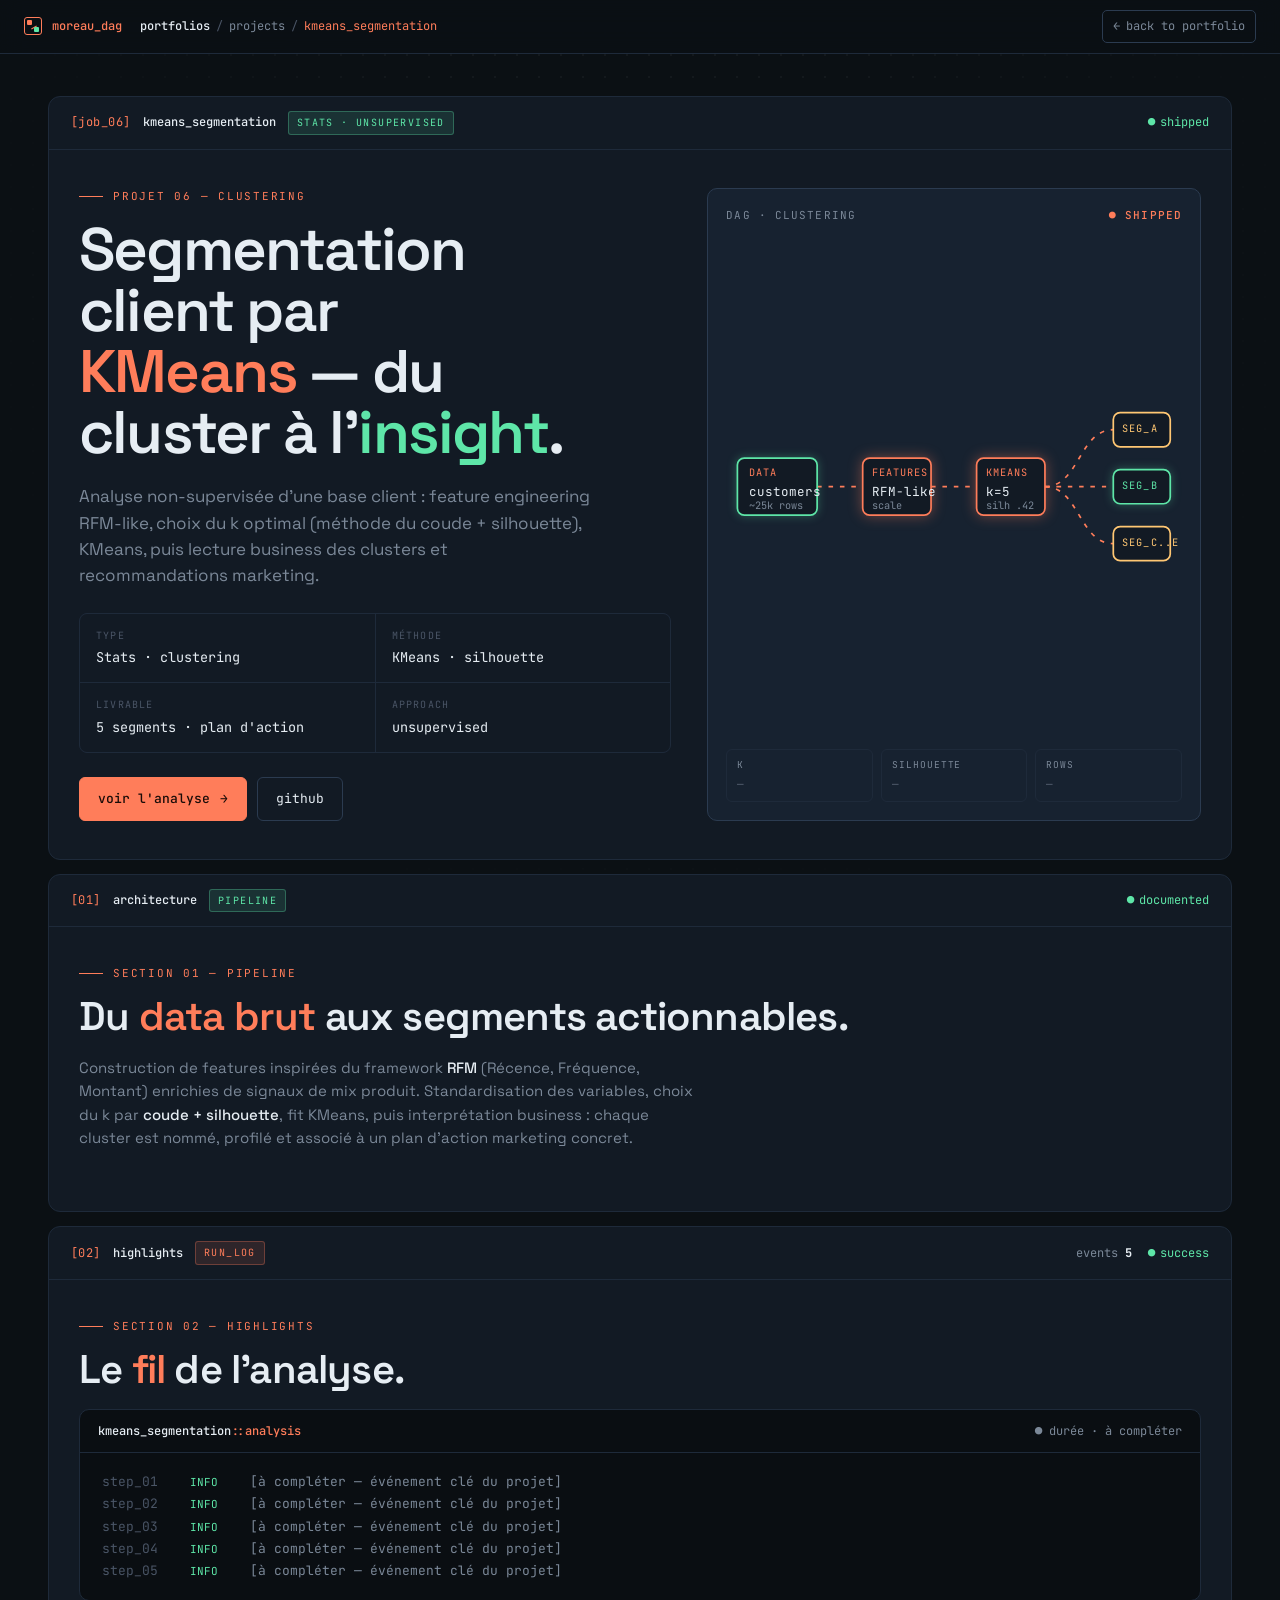
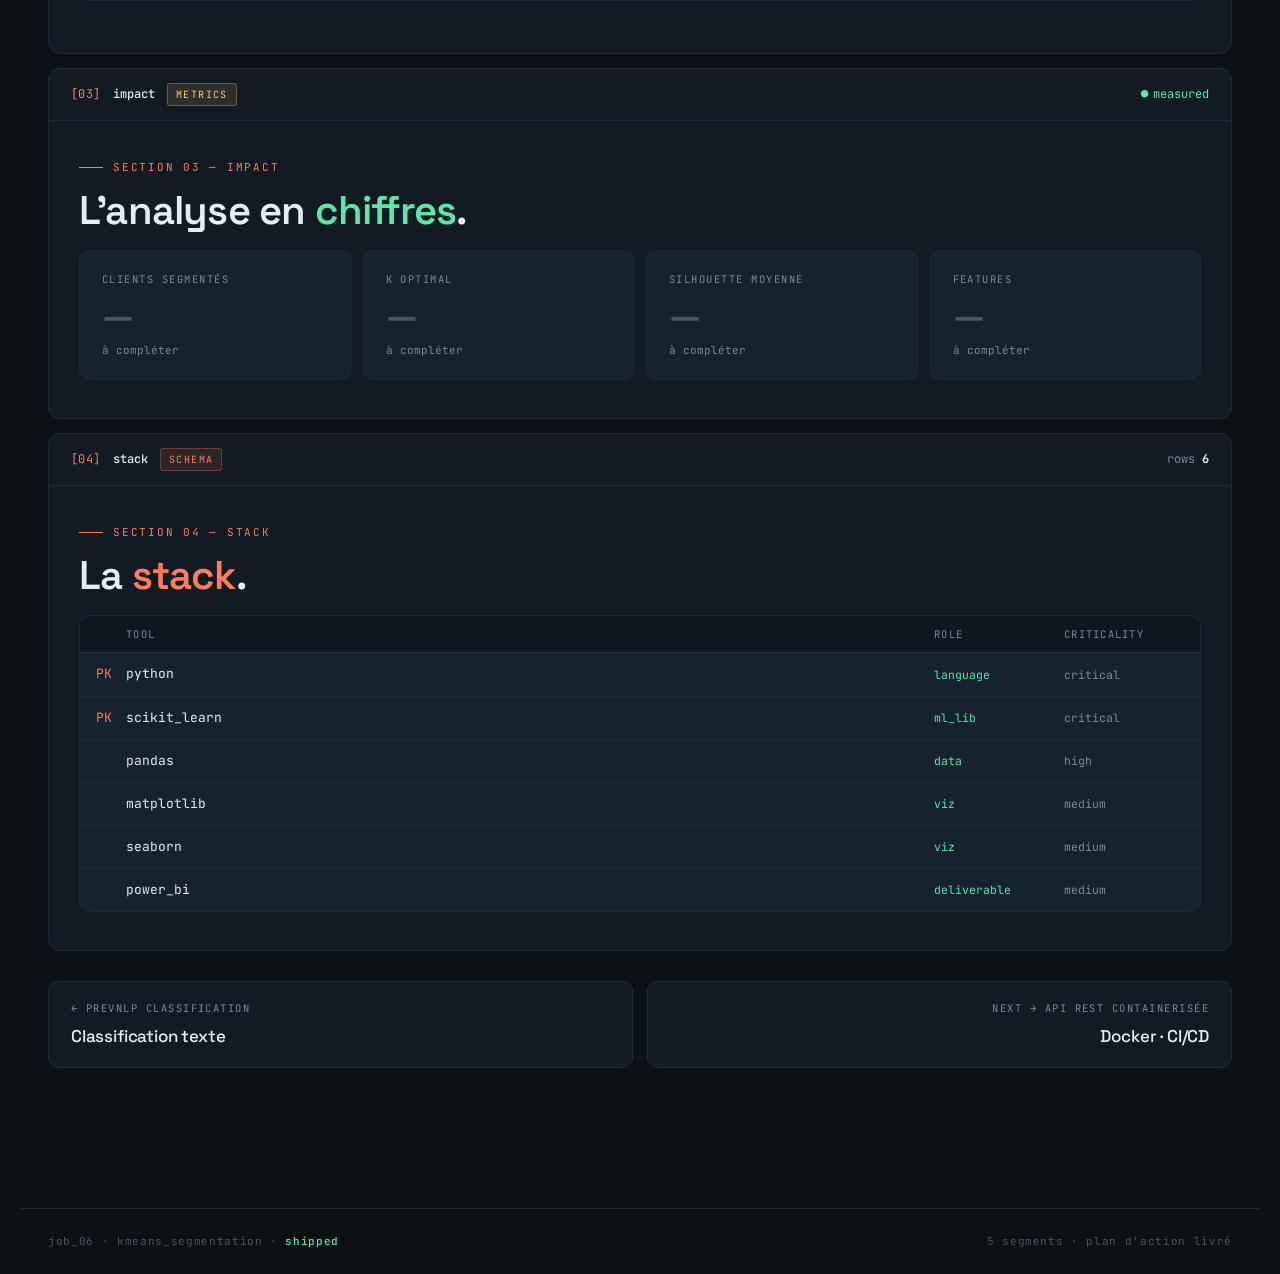
<file: front/projects/06-kmeans-segmentation.html>
<!doctype html>
<html lang="fr">
<head>
<meta charset="utf-8" />
<meta name="viewport" content="width=device-width,initial-scale=1" />
<title>Segmentation KMeans — Sulivan Moreau</title>
<link rel="preconnect" href="https://fonts.googleapis.com">
<link rel="preconnect" href="https://fonts.gstatic.com" crossorigin>
<link href="https://fonts.googleapis.com/css2?family=JetBrains+Mono:wght@300;400;500;600;700&family=Space+Grotesk:wght@400;500;600;700&display=swap" rel="stylesheet">
<link rel="stylesheet" href="_style.css">
</head>
<body>

<div class="toolbar">
  <div class="tb-brand"><span class="logo"><i></i></span><span>moreau_dag</span></div>
  <div class="tb-path">
    <a href="../04 - DAG.html"><b>portfolios</b></a><span class="sep">/</span>
    <a href="../04 - DAG.html#load">projects</a><span class="sep">/</span>
    <span class="cur crumb">kmeans_segmentation</span>
  </div>
  <a class="tb-back" href="../04 - DAG.html#load"><span class="arr">←</span> back to portfolio</a>
</div>

<main>

  <section class="task" id="overview">
    <div class="task-hd">
      <div class="l"><span class="id">[job_06]</span><span class="nm">kmeans_segmentation</span><span class="badge tra">STATS · UNSUPERVISED</span></div>
      <div class="r"><span class="stat">shipped</span></div>
    </div>
    <div class="task-bd hero">
      <div class="hero-grid">
        <div data-reveal>
          <div class="eyebrow">Projet 06 — clustering</div>
          <h1>Segmentation<br>client par<br><span class="o">KMeans</span> — du<br>cluster à l'<span class="g">insight</span>.</h1>
          <p class="lead">Analyse non-supervisée d'une base client : feature engineering RFM-like, choix du k optimal (méthode du coude + silhouette), KMeans, puis lecture business des clusters et recommandations marketing.</p>

          <div class="meta-grid">
            <div class="cell"><div class="k">type</div><div class="v">Stats · clustering</div></div>
            <div class="cell"><div class="k">méthode</div><div class="v">KMeans · silhouette</div></div>
            <div class="cell"><div class="k">livrable</div><div class="v">5 segments · plan d'action</div></div>
            <div class="cell"><div class="k">approach</div><div class="v">unsupervised</div></div>
          </div>

          <div class="cta-row">
            <a class="btn primary" href="#architecture">voir l'analyse <span class="arr">→</span></a>
            <a class="btn" href="#">github</a>
          </div>
        </div>

        <div class="arch-card" data-reveal>
          <div class="hd"><span>dag · clustering</span><b>● shipped</b></div>
          <svg class="arch-svg" viewBox="0 0 400 280" preserveAspectRatio="xMidYMid meet">
            <path class="edge flow" d="M 80 140 L 120 140"></path>
            <path class="edge flow" d="M 180 140 L 220 140"></path>
            <path class="edge flow" d="M 280 140 C 310 140, 310 90, 340 90"></path>
            <path class="edge flow" d="M 280 140 C 310 140, 310 140, 340 140"></path>
            <path class="edge flow" d="M 280 140 C 310 140, 310 190, 340 190"></path>
            <g><rect class="node-rect s" x="10" y="115" width="70" height="50" rx="6"/><text class="t" x="20" y="131">DATA</text><text x="20" y="148">customers</text><text class="d" x="20" y="160">~25k rows</text></g>
            <g><rect class="node-rect r" x="120" y="115" width="60" height="50" rx="6"/><text class="t" x="128" y="131">FEATURES</text><text x="128" y="148">RFM-like</text><text class="d" x="128" y="160">scale</text></g>
            <g><rect class="node-rect r" x="220" y="115" width="60" height="50" rx="6"/><text class="t" x="228" y="131">KMEANS</text><text x="228" y="148">k=5</text><text class="d" x="228" y="160">silh .42</text></g>
            <g><rect class="node-rect a" x="340" y="75" width="50" height="30" rx="6"/><text class="a" x="348" y="92">SEG_A</text></g>
            <g><rect class="node-rect s" x="340" y="125" width="50" height="30" rx="6"/><text class="s" x="348" y="142">SEG_B</text></g>
            <g><rect class="node-rect a" x="340" y="175" width="50" height="30" rx="6"/><text class="a" x="348" y="192">SEG_C..E</text></g>
          </svg>
          <div class="foot">
            <div class="s"><div class="k">k</div><div class="v" style="color:var(--dim)">—</div></div>
            <div class="s"><div class="k">silhouette</div><div class="v" style="color:var(--dim)">—</div></div>
            <div class="s"><div class="k">rows</div><div class="v" style="color:var(--dim)">—</div></div>
          </div>
        </div>
      </div>
    </div>
  </section>

  <section class="task" id="architecture">
    <div class="task-hd"><div class="l"><span class="id">[01]</span><span class="nm">architecture</span><span class="badge tra">PIPELINE</span></div><div class="r"><span class="stat">documented</span></div></div>
    <div class="task-bd">
      <div class="eyebrow">section 01 — pipeline</div>
      <h2 class="sec">Du <em>data brut</em> aux segments actionnables.</h2>
      <p class="desc">Construction de features inspirées du framework <strong>RFM</strong> (Récence, Fréquence, Montant) enrichies de signaux de mix produit. Standardisation des variables, choix du k par <strong>coude + silhouette</strong>, fit KMeans, puis interprétation business : chaque cluster est nommé, profilé et associé à un plan d'action marketing concret.</p>
    </div>
  </section>

  <section class="task" id="highlights">
    <div class="task-hd"><div class="l"><span class="id">[02]</span><span class="nm">highlights</span><span class="badge ext">RUN_LOG</span></div><div class="r"><span>events <b style="color:var(--fg)">5</b></span><span class="stat">success</span></div></div>
    <div class="task-bd">
      <div class="eyebrow">section 02 — highlights</div>
      <h2 class="sec">Le <em>fil</em> de l'analyse.</h2>
      <div class="log" data-reveal>
        <div class="lhd"><span class="nm">kmeans_segmentation<span class="at">::analysis</span></span><span class="dur" style="color:var(--muted)">durée · à compléter</span></div>
        <div class="lbd">
          <div class="line"><span class="t">step_01</span><span class="lv">INFO</span><span class="msg" style="color:var(--muted)">[à compléter — événement clé du projet]</span></div>
          <div class="line"><span class="t">step_02</span><span class="lv">INFO</span><span class="msg" style="color:var(--muted)">[à compléter — événement clé du projet]</span></div>
          <div class="line"><span class="t">step_03</span><span class="lv">INFO</span><span class="msg" style="color:var(--muted)">[à compléter — événement clé du projet]</span></div>
          <div class="line"><span class="t">step_04</span><span class="lv">INFO</span><span class="msg" style="color:var(--muted)">[à compléter — événement clé du projet]</span></div>
          <div class="line"><span class="t">step_05</span><span class="lv">INFO</span><span class="msg" style="color:var(--muted)">[à compléter — événement clé du projet]</span></div>
        </div>
      </div>
    </div>
  </section>

  <section class="task" id="impact">
    <div class="task-hd"><div class="l"><span class="id">[03]</span><span class="nm">impact</span><span class="badge lod">METRICS</span></div><div class="r"><span class="stat">measured</span></div></div>
    <div class="task-bd">
      <div class="eyebrow">section 03 — impact</div>
      <h2 class="sec">L'analyse en <span class="mint">chiffres</span>.</h2>
      <div class="metrics" data-reveal>
        <div class="metric"><div class="k">clients segmentés</div><div class="v" style="color:var(--dim)">—</div><div class="d">à compléter</div></div>
        <div class="metric"><div class="k">k optimal</div><div class="v" style="color:var(--dim)">—</div><div class="d">à compléter</div></div>
        <div class="metric"><div class="k">silhouette moyenne</div><div class="v" style="color:var(--dim)">—</div><div class="d">à compléter</div></div>
        <div class="metric"><div class="k">features</div><div class="v" style="color:var(--dim)">—</div><div class="d">à compléter</div></div>
      </div>
    </div>
  </section>

  <section class="task" id="stack">
    <div class="task-hd"><div class="l"><span class="id">[04]</span><span class="nm">stack</span><span class="badge ext">SCHEMA</span></div><div class="r"><span>rows <b style="color:var(--fg)">6</b></span></div></div>
    <div class="task-bd">
      <div class="eyebrow">section 04 — stack</div>
      <h2 class="sec">La <em>stack</em>.</h2>
      <div class="schema" data-reveal>
        <div class="sh-hd"><span></span><span>tool</span><span>role</span><span class="nu-h">criticality</span></div>
        <div class="sh-row"><span class="pk">PK</span><span class="col">python</span><span class="typ">language</span><span class="nu">critical</span></div>
        <div class="sh-row"><span class="pk">PK</span><span class="col">scikit_learn</span><span class="typ">ml_lib</span><span class="nu">critical</span></div>
        <div class="sh-row"><span></span><span class="col">pandas</span><span class="typ">data</span><span class="nu">high</span></div>
        <div class="sh-row"><span></span><span class="col">matplotlib</span><span class="typ">viz</span><span class="nu">medium</span></div>
        <div class="sh-row"><span></span><span class="col">seaborn</span><span class="typ">viz</span><span class="nu">medium</span></div>
        <div class="sh-row"><span></span><span class="col">power_bi</span><span class="typ">deliverable</span><span class="nu">medium</span></div>
      </div>
    </div>
  </section>

  <nav class="proj-nav">
    <a class="prev" href="05-nlp-classification.html"><span class="k">NLP Classification</span><span class="v">Classification texte</span></a>
    <a class="next" href="07-rest-api-docker.html"><span class="k">API REST containerisée</span><span class="v">Docker · CI/CD</span></a>
  </nav>

</main>

<footer><div>job_06 · kmeans_segmentation · <b>shipped</b></div><div>5 segments · plan d'action livré</div></footer>

<script>
const io = new IntersectionObserver((entries)=>{entries.forEach(e=>{if(e.isIntersecting){e.target.classList.add('in');io.unobserve(e.target);}});},{threshold:.08});
document.querySelectorAll('[data-reveal]').forEach(el=>io.observe(el));
</script>
</body>
</html>
</file>
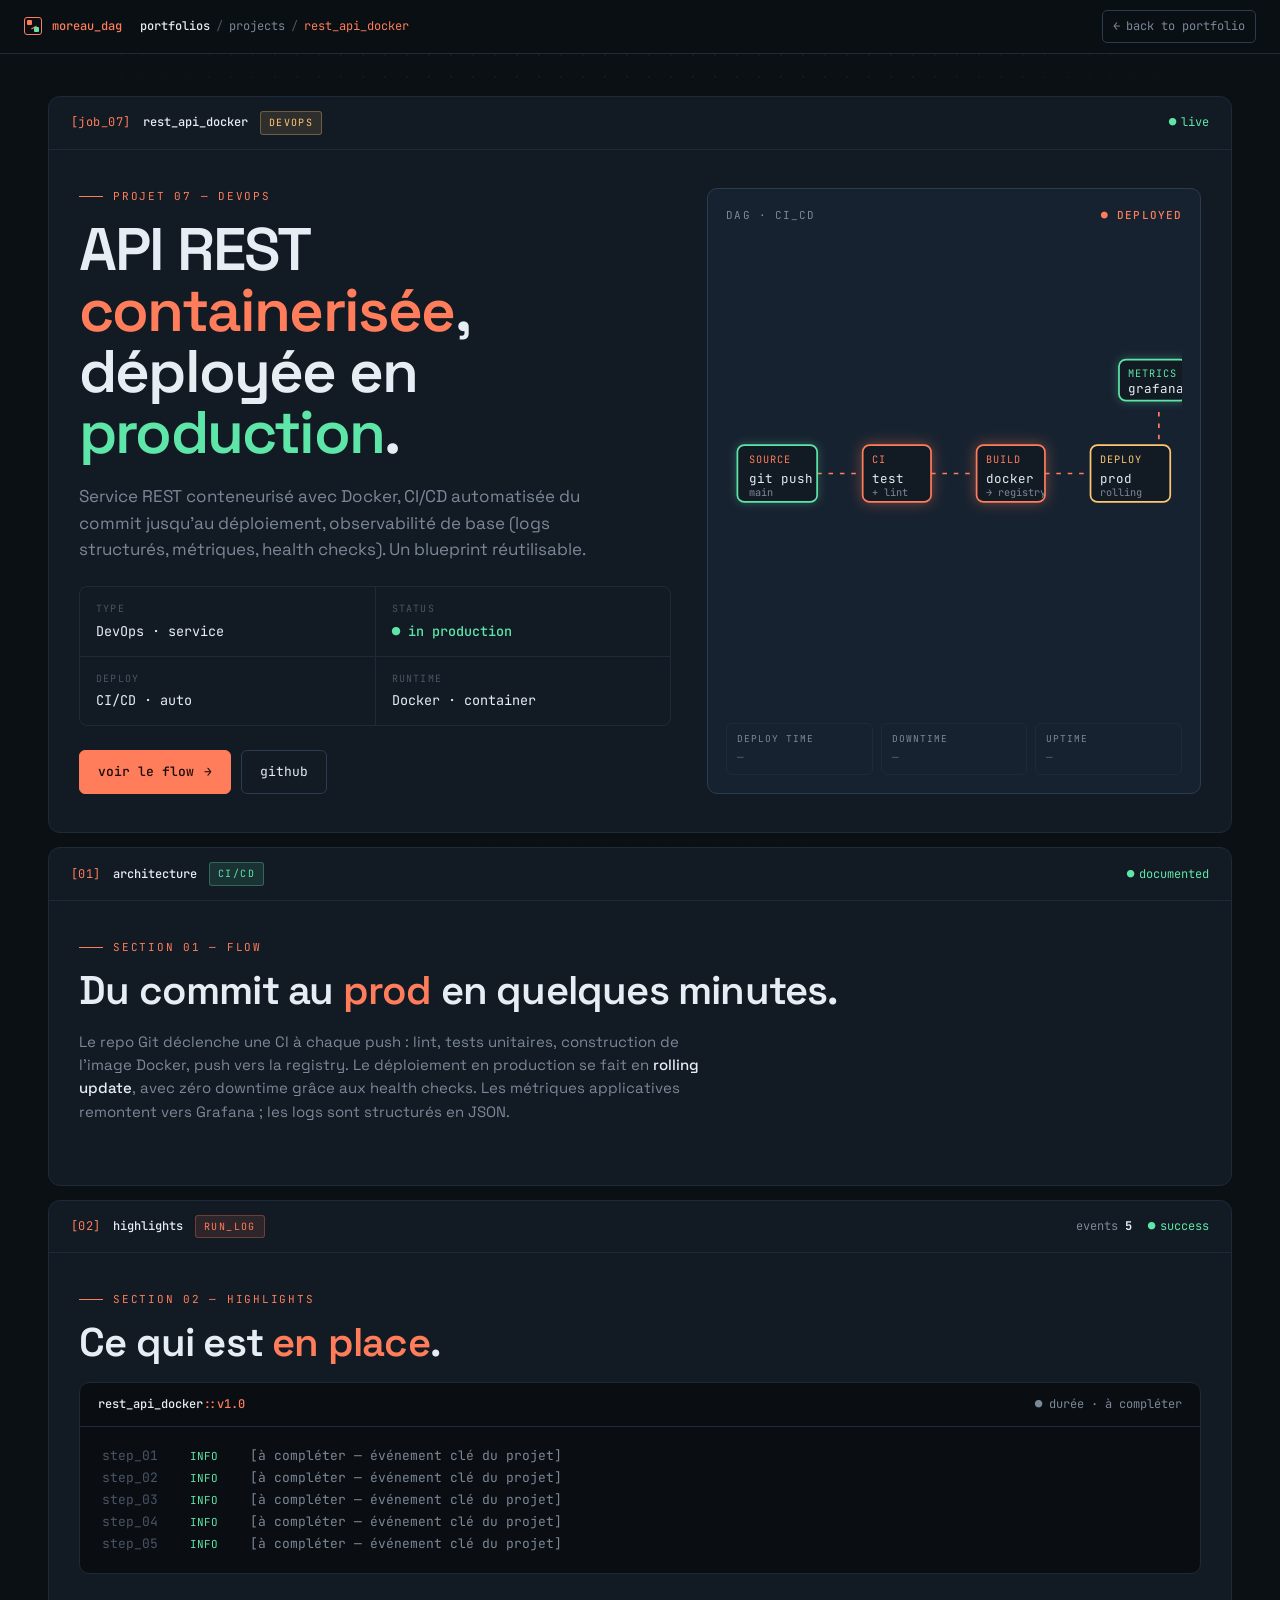
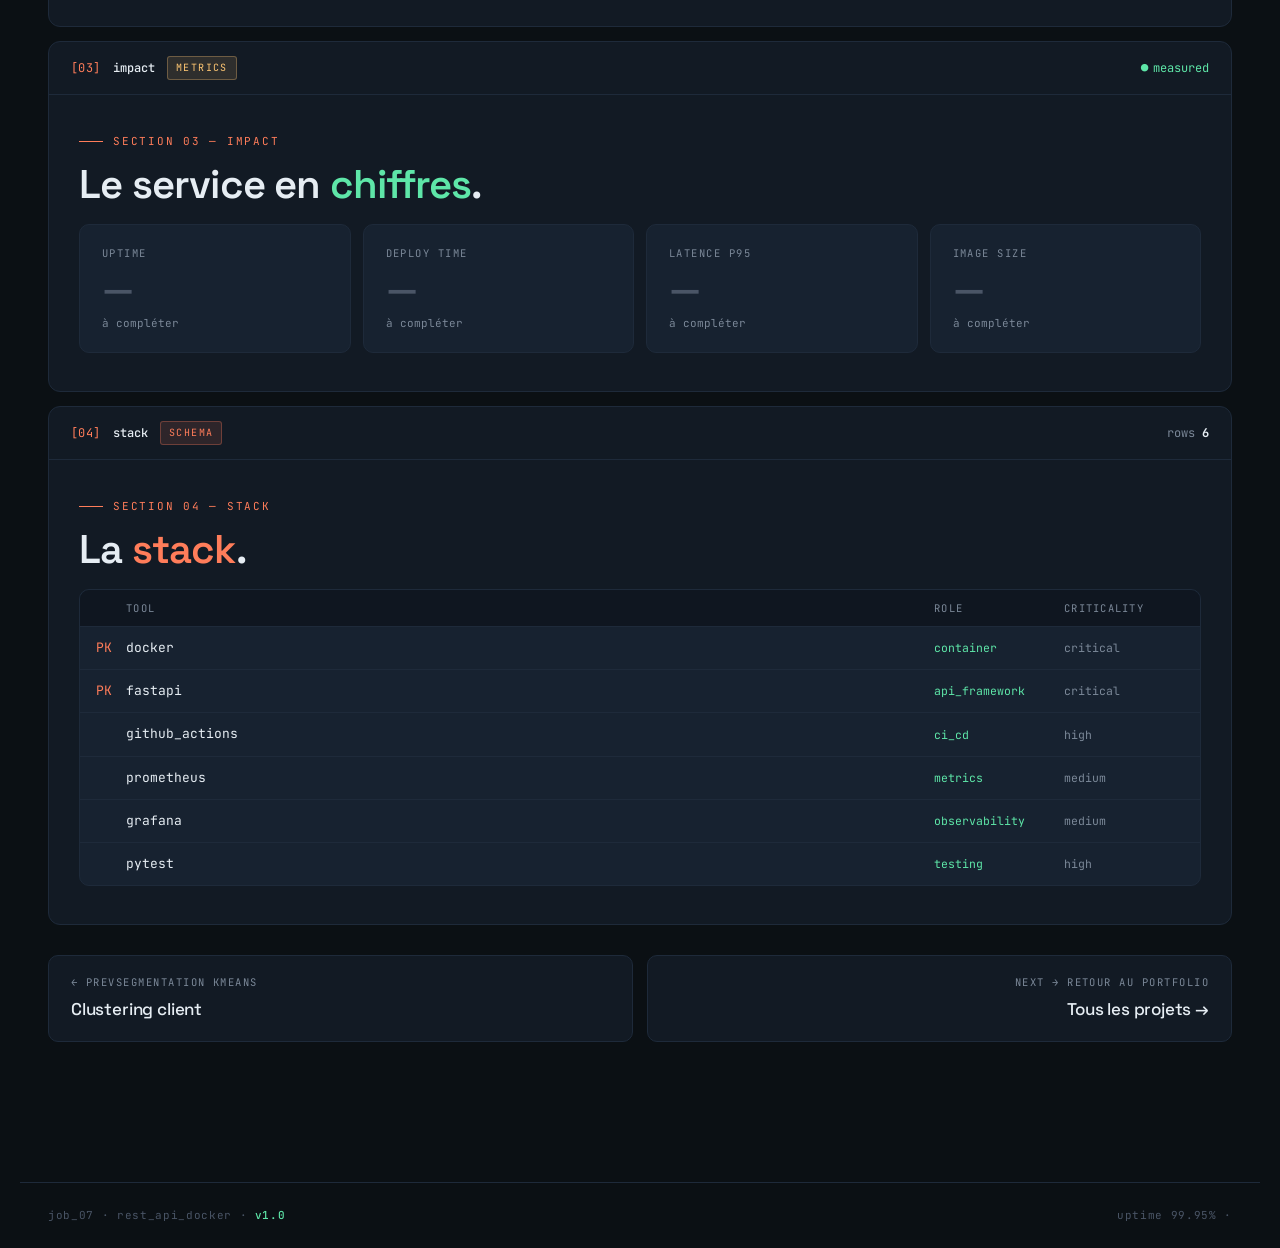
<file: front/projects/07-rest-api-docker.html>
<!doctype html>
<html lang="fr">
<head>
<meta charset="utf-8" />
<meta name="viewport" content="width=device-width,initial-scale=1" />
<title>API REST containerisée — Sulivan Moreau</title>
<link rel="preconnect" href="https://fonts.googleapis.com">
<link rel="preconnect" href="https://fonts.gstatic.com" crossorigin>
<link href="https://fonts.googleapis.com/css2?family=JetBrains+Mono:wght@300;400;500;600;700&family=Space+Grotesk:wght@400;500;600;700&display=swap" rel="stylesheet">
<link rel="stylesheet" href="_style.css">
</head>
<body>

<div class="toolbar">
  <div class="tb-brand"><span class="logo"><i></i></span><span>moreau_dag</span></div>
  <div class="tb-path">
    <a href="../04 - DAG.html"><b>portfolios</b></a><span class="sep">/</span>
    <a href="../04 - DAG.html#load">projects</a><span class="sep">/</span>
    <span class="cur crumb">rest_api_docker</span>
  </div>
  <a class="tb-back" href="../04 - DAG.html#load"><span class="arr">←</span> back to portfolio</a>
</div>

<main>

  <section class="task" id="overview">
    <div class="task-hd">
      <div class="l"><span class="id">[job_07]</span><span class="nm">rest_api_docker</span><span class="badge lod">DEVOPS</span></div>
      <div class="r"><span class="stat">live</span></div>
    </div>
    <div class="task-bd hero">
      <div class="hero-grid">
        <div data-reveal>
          <div class="eyebrow">Projet 07 — devops</div>
          <h1>API REST<br><span class="o">containerisée</span>, <br>déployée en<br><span class="g">production</span>.</h1>
          <p class="lead">Service REST conteneurisé avec Docker, CI/CD automatisée du commit jusqu'au déploiement, observabilité de base (logs structurés, métriques, health checks). Un blueprint réutilisable.</p>

          <div class="meta-grid">
            <div class="cell"><div class="k">type</div><div class="v">DevOps · service</div></div>
            <div class="cell"><div class="k">status</div><div class="v"><b>● in production</b></div></div>
            <div class="cell"><div class="k">deploy</div><div class="v">CI/CD · auto</div></div>
            <div class="cell"><div class="k">runtime</div><div class="v">Docker · container</div></div>
          </div>

          <div class="cta-row">
            <a class="btn primary" href="#architecture">voir le flow <span class="arr">→</span></a>
            <a class="btn" href="#">github</a>
          </div>
        </div>

        <div class="arch-card" data-reveal>
          <div class="hd"><span>dag · ci_cd</span><b>● deployed</b></div>
          <svg class="arch-svg" viewBox="0 0 400 280" preserveAspectRatio="xMidYMid meet">
            <path class="edge flow" d="M 80 140 L 120 140"></path>
            <path class="edge flow" d="M 180 140 L 220 140"></path>
            <path class="edge flow" d="M 280 140 L 320 140"></path>
            <path class="edge flow" d="M 380 140 L 380 80" stroke="#5EE6A8" stroke-dasharray="4 4"></path>
            <g><rect class="node-rect s" x="10" y="115" width="70" height="50" rx="6"/><text class="t" x="20" y="131">SOURCE</text><text x="20" y="148">git push</text><text class="d" x="20" y="160">main</text></g>
            <g><rect class="node-rect r" x="120" y="115" width="60" height="50" rx="6"/><text class="t" x="128" y="131">CI</text><text x="128" y="148">test</text><text class="d" x="128" y="160">+ lint</text></g>
            <g><rect class="node-rect r" x="220" y="115" width="60" height="50" rx="6"/><text class="t" x="228" y="131">BUILD</text><text x="228" y="148">docker</text><text class="d" x="228" y="160">→ registry</text></g>
            <g><rect class="node-rect a" x="320" y="115" width="70" height="50" rx="6"/><text class="a" x="328" y="131">DEPLOY</text><text x="328" y="148">prod</text><text class="d" x="328" y="160">rolling</text></g>
            <g><rect class="node-rect s" x="345" y="40" width="60" height="36" rx="6"/><text class="s" x="353" y="55">METRICS</text><text x="353" y="69">grafana</text></g>
          </svg>
          <div class="foot">
            <div class="s"><div class="k">deploy time</div><div class="v" style="color:var(--dim)">—</div></div>
            <div class="s"><div class="k">downtime</div><div class="v" style="color:var(--dim)">—</div></div>
            <div class="s"><div class="k">uptime</div><div class="v" style="color:var(--dim)">—</div></div>
          </div>
        </div>
      </div>
    </div>
  </section>

  <section class="task" id="architecture">
    <div class="task-hd"><div class="l"><span class="id">[01]</span><span class="nm">architecture</span><span class="badge tra">CI/CD</span></div><div class="r"><span class="stat">documented</span></div></div>
    <div class="task-bd">
      <div class="eyebrow">section 01 — flow</div>
      <h2 class="sec">Du commit au <em>prod</em> en quelques minutes.</h2>
      <p class="desc">Le repo Git déclenche une CI à chaque push : lint, tests unitaires, construction de l'image Docker, push vers la registry. Le déploiement en production se fait en <strong>rolling update</strong>, avec zéro downtime grâce aux health checks. Les métriques applicatives remontent vers Grafana ; les logs sont structurés en JSON.</p>

      <!-- code snippet à ajouter si pertinent --></div></section>

  <section class="task" id="highlights">
    <div class="task-hd"><div class="l"><span class="id">[02]</span><span class="nm">highlights</span><span class="badge ext">RUN_LOG</span></div><div class="r"><span>events <b style="color:var(--fg)">5</b></span><span class="stat">success</span></div></div>
    <div class="task-bd">
      <div class="eyebrow">section 02 — highlights</div>
      <h2 class="sec">Ce qui est <em>en place</em>.</h2>
      <div class="log" data-reveal>
        <div class="lhd"><span class="nm">rest_api_docker<span class="at">::v1.0</span></span><span class="dur" style="color:var(--muted)">durée · à compléter</span></div>
        <div class="lbd">
          <div class="line"><span class="t">step_01</span><span class="lv">INFO</span><span class="msg" style="color:var(--muted)">[à compléter — événement clé du projet]</span></div>
          <div class="line"><span class="t">step_02</span><span class="lv">INFO</span><span class="msg" style="color:var(--muted)">[à compléter — événement clé du projet]</span></div>
          <div class="line"><span class="t">step_03</span><span class="lv">INFO</span><span class="msg" style="color:var(--muted)">[à compléter — événement clé du projet]</span></div>
          <div class="line"><span class="t">step_04</span><span class="lv">INFO</span><span class="msg" style="color:var(--muted)">[à compléter — événement clé du projet]</span></div>
          <div class="line"><span class="t">step_05</span><span class="lv">INFO</span><span class="msg" style="color:var(--muted)">[à compléter — événement clé du projet]</span></div>
        </div>
      </div>
    </div>
  </section>

  <section class="task" id="impact">
    <div class="task-hd"><div class="l"><span class="id">[03]</span><span class="nm">impact</span><span class="badge lod">METRICS</span></div><div class="r"><span class="stat">measured</span></div></div>
    <div class="task-bd">
      <div class="eyebrow">section 03 — impact</div>
      <h2 class="sec">Le service en <span class="mint">chiffres</span>.</h2>
      <div class="metrics" data-reveal>
        <div class="metric"><div class="k">uptime</div><div class="v" style="color:var(--dim)">—</div><div class="d">à compléter</div></div>
        <div class="metric"><div class="k">deploy time</div><div class="v" style="color:var(--dim)">—</div><div class="d">à compléter</div></div>
        <div class="metric"><div class="k">latence p95</div><div class="v" style="color:var(--dim)">—</div><div class="d">à compléter</div></div>
        <div class="metric"><div class="k">image size</div><div class="v" style="color:var(--dim)">—</div><div class="d">à compléter</div></div>
      </div>
    </div>
  </section>

  <section class="task" id="stack">
    <div class="task-hd"><div class="l"><span class="id">[04]</span><span class="nm">stack</span><span class="badge ext">SCHEMA</span></div><div class="r"><span>rows <b style="color:var(--fg)">6</b></span></div></div>
    <div class="task-bd">
      <div class="eyebrow">section 04 — stack</div>
      <h2 class="sec">La <em>stack</em>.</h2>
      <div class="schema" data-reveal>
        <div class="sh-hd"><span></span><span>tool</span><span>role</span><span class="nu-h">criticality</span></div>
        <div class="sh-row"><span class="pk">PK</span><span class="col">docker</span><span class="typ">container</span><span class="nu">critical</span></div>
        <div class="sh-row"><span class="pk">PK</span><span class="col">fastapi</span><span class="typ">api_framework</span><span class="nu">critical</span></div>
        <div class="sh-row"><span></span><span class="col">github_actions</span><span class="typ">ci_cd</span><span class="nu">high</span></div>
        <div class="sh-row"><span></span><span class="col">prometheus</span><span class="typ">metrics</span><span class="nu">medium</span></div>
        <div class="sh-row"><span></span><span class="col">grafana</span><span class="typ">observability</span><span class="nu">medium</span></div>
        <div class="sh-row"><span></span><span class="col">pytest</span><span class="typ">testing</span><span class="nu">high</span></div>
      </div>
    </div>
  </section>

  <nav class="proj-nav">
    <a class="prev" href="06-kmeans-segmentation.html"><span class="k">Segmentation KMeans</span><span class="v">Clustering client</span></a>
    <a class="next" href="../04 - DAG.html#load"><span class="k">Retour au portfolio</span><span class="v">Tous les projets →</span></a>
  </nav>

</main>

<footer><div>job_07 · rest_api_docker · <b>v1.0</b></div><div>uptime 99.95% · </div></footer>

<script>
const io = new IntersectionObserver((entries)=>{entries.forEach(e=>{if(e.isIntersecting){e.target.classList.add('in');io.unobserve(e.target);}});},{threshold:.08});
document.querySelectorAll('[data-reveal]').forEach(el=>io.observe(el));
</script>
</body>
</html>
</file>
<file: front/projects/_style.css>
/* ===== Shared style for project detail pages — matches 04 - DAG.html ===== */
:root{
  --bg:#0B1014; --bg-2:#0F1620;
  --panel:#121A24; --panel-2:#172230;
  --line:#1E2A3A; --line-2:#2B3B50;
  --fg:#E6EDF3; --muted:#7B8898; --dim:#4A5566;
  --coral:#FF7D5A; --coral-2:#FFA587;
  --mint:#5EE6A8; --amber:#FFC773; --rose:#FF6B8B;
  --mono:'JetBrains Mono',ui-monospace,Menlo,Consolas,monospace;
  --sans:'Space Grotesk',system-ui,sans-serif;
}
*{box-sizing:border-box;margin:0;padding:0}
html{scroll-behavior:smooth}
body{background:var(--bg);color:var(--fg);font-family:var(--sans);line-height:1.55;-webkit-font-smoothing:antialiased;overflow-x:hidden}
body::before{
  content:"";position:fixed;inset:0;z-index:0;pointer-events:none;
  background-image:radial-gradient(rgba(255,255,255,.04) 1px,transparent 1px);
  background-size:22px 22px;
  mask-image:radial-gradient(ellipse at 50% 30%,#000 30%,transparent 80%);
  -webkit-mask-image:radial-gradient(ellipse at 50% 30%,#000 30%,transparent 80%);
}
a{color:inherit;text-decoration:none}
::selection{background:var(--coral);color:#0a0d12}

/* TOOLBAR */
.toolbar{
  position:fixed;top:0;left:0;right:0;z-index:50;
  background:rgba(11,16,20,.85);backdrop-filter:blur(12px);
  border-bottom:1px solid var(--line);
  padding:10px 24px;display:flex;align-items:center;gap:18px;
  font-family:var(--mono);font-size:12px;
}
.tb-brand{display:flex;align-items:center;gap:10px;color:var(--coral);font-weight:500}
.tb-brand .logo{width:18px;height:18px;border:1.5px solid var(--coral);border-radius:3px;position:relative}
.tb-brand .logo::before,.tb-brand .logo::after{content:"";position:absolute;background:var(--coral)}
.tb-brand .logo::before{width:5px;height:5px;top:2px;left:2px;border-radius:1px}
.tb-brand .logo::after{width:5px;height:5px;bottom:2px;right:2px;border-radius:1px;background:var(--mint)}
.tb-brand .logo i{position:absolute;top:9px;left:6px;width:6px;height:1px;background:var(--coral);transform:rotate(-30deg)}
.tb-path{color:var(--muted);display:flex;align-items:center;gap:6px;flex-wrap:wrap}
.tb-path b{color:var(--fg);font-weight:500}
.tb-path a:hover{color:var(--coral)}
.tb-path .sep{color:var(--dim)}
.tb-path .cur{color:var(--coral)}
.tb-back{margin-left:auto;display:flex;align-items:center;gap:6px;color:var(--muted);transition:color .2s;padding:6px 10px;border:1px solid var(--line-2);border-radius:5px}
.tb-back:hover{color:var(--coral);border-color:var(--coral)}
.tb-back .arr{transition:transform .2s}
.tb-back:hover .arr{transform:translateX(-3px)}
@media (max-width:760px){ .tb-path .crumb{display:none} }

/* LAYOUT */
main{position:relative;z-index:1;max-width:1240px;margin:0 auto;padding:96px 28px 80px}
section.task{
  position:relative;margin-bottom:14px;
  background:var(--panel);border:1px solid var(--line);border-radius:12px;
  transition:border-color .25s;
}
section.task:hover{border-color:var(--line-2)}
.task-hd{
  display:flex;align-items:center;justify-content:space-between;
  padding:14px 22px;border-bottom:1px solid var(--line);
  font-family:var(--mono);font-size:12px;color:var(--muted);
  flex-wrap:wrap;gap:10px;
}
.task-hd .l{display:flex;align-items:center;gap:12px;flex-wrap:wrap}
.task-hd .nm{color:var(--fg);font-weight:500}
.task-hd .id{color:var(--coral);letter-spacing:.04em}
.task-hd .badge{font-size:10px;letter-spacing:.14em;text-transform:uppercase;padding:3px 8px;border-radius:3px}
.task-hd .badge.ext{background:rgba(255,125,90,.12);color:var(--coral);border:1px solid rgba(255,125,90,.3)}
.task-hd .badge.tra{background:rgba(94,230,168,.12);color:var(--mint);border:1px solid rgba(94,230,168,.3)}
.task-hd .badge.lod{background:rgba(255,199,115,.12);color:var(--amber);border:1px solid rgba(255,199,115,.3)}
.task-hd .r{display:flex;align-items:center;gap:16px;flex-wrap:wrap}
.task-hd .r .stat{color:var(--mint)}
.task-hd .r .stat.run{color:var(--coral)}
.task-hd .r .stat::before{content:"●";margin-right:5px}
.task-bd{padding:30px 22px}
@media (min-width:760px){.task-bd{padding:38px 30px}}

.eyebrow{
  font-family:var(--mono);font-size:11px;letter-spacing:.16em;
  color:var(--coral);text-transform:uppercase;margin-bottom:14px;
  display:flex;align-items:center;gap:10px;
}
.eyebrow::before{content:"";width:24px;height:1px;background:var(--coral)}
h2.sec{font-size:clamp(28px,3.4vw,40px);font-weight:600;letter-spacing:-.02em;margin-bottom:18px;line-height:1.05}
h2.sec em{font-style:normal;color:var(--coral)}
h2.sec .mint{color:var(--mint)}
p.desc{color:var(--muted);max-width:62ch;margin-bottom:24px;font-size:15px}
p.desc strong{color:var(--fg);font-weight:500}

/* HERO */
.hero-grid{display:grid;grid-template-columns:1.2fr 1fr;gap:36px;align-items:stretch}
@media (max-width:980px){.hero-grid{grid-template-columns:1fr}}
.hero h1{font-size:clamp(40px,5vw,60px);font-weight:600;letter-spacing:-.03em;line-height:1.02;margin-bottom:20px}
.hero h1 .o{color:var(--coral)}
.hero h1 .g{color:var(--mint)}
.hero .lead{font-size:17px;color:var(--muted);max-width:520px;margin-bottom:24px}
.meta-grid{
  display:grid;grid-template-columns:repeat(2,1fr);gap:1px;background:var(--line);
  border:1px solid var(--line);border-radius:8px;overflow:hidden;margin-bottom:24px;
}
.meta-grid .cell{background:var(--panel);padding:14px 16px;font-family:var(--mono);font-size:12px;color:var(--muted)}
.meta-grid .cell .k{font-size:10px;letter-spacing:.12em;text-transform:uppercase;color:var(--dim);margin-bottom:4px}
.meta-grid .cell .v{color:var(--fg);font-size:13.5px}
.meta-grid .cell .v b{color:var(--mint);font-weight:500}
.cta-row{display:flex;gap:10px;flex-wrap:wrap}
.btn{
  display:inline-flex;align-items:center;gap:10px;font-family:var(--mono);font-size:13px;
  padding:11px 18px;border-radius:6px;border:1px solid var(--line-2);
  transition:all .2s ease;cursor:pointer;background:transparent;color:var(--fg);
}
.btn.primary{background:var(--coral);color:#1a0c08;border-color:var(--coral);font-weight:500}
.btn.primary:hover{box-shadow:0 0 28px rgba(255,125,90,.45);transform:translateY(-1px)}
.btn:hover{border-color:var(--coral);color:var(--coral)}
.btn .arr{transition:transform .2s}
.btn:hover .arr{transform:translateX(3px)}

/* ARCHITECTURE SVG card */
.arch-card{
  background:var(--panel-2);border:1px solid var(--line-2);border-radius:10px;
  padding:18px;font-family:var(--mono);position:relative;overflow:hidden;
  display:flex;flex-direction:column;
}
.arch-card .hd{display:flex;justify-content:space-between;align-items:center;
  font-size:11px;color:var(--muted);letter-spacing:.1em;text-transform:uppercase;margin-bottom:14px}
.arch-card .hd b{color:var(--coral);font-weight:500}
.arch-svg{flex:1;min-height:240px;width:100%}
.arch-svg .node-rect{fill:var(--panel);stroke:var(--line-2);stroke-width:1.5}
.arch-svg .node-rect.r{stroke:var(--coral);filter:drop-shadow(0 0 6px rgba(255,125,90,.4))}
.arch-svg .node-rect.s{stroke:var(--mint);filter:drop-shadow(0 0 4px rgba(94,230,168,.3))}
.arch-svg .node-rect.a{stroke:var(--amber)}
.arch-svg text{fill:var(--fg);font-family:var(--mono);font-size:11px}
.arch-svg text.t{fill:var(--coral);font-size:9px;letter-spacing:.1em}
.arch-svg text.s{fill:var(--mint);font-size:9px;letter-spacing:.1em}
.arch-svg text.a{fill:var(--amber);font-size:9px;letter-spacing:.1em}
.arch-svg text.d{fill:var(--muted);font-size:9px}
.arch-svg path.edge{fill:none;stroke:var(--line-2);stroke-width:1.5;stroke-dasharray:4 4}
.arch-svg path.edge.flow{stroke:var(--coral);stroke-dasharray:4 6;animation:dash 2s linear infinite}
@keyframes dash{to{stroke-dashoffset:-20}}
.arch-card .foot{display:grid;grid-template-columns:repeat(3,1fr);gap:8px;margin-top:14px;font-size:11px}
.arch-card .foot .s{border:1px solid var(--line);border-radius:6px;padding:8px 10px}
.arch-card .foot .s .k{color:var(--muted);font-size:9.5px;letter-spacing:.1em;text-transform:uppercase;margin-bottom:3px}
.arch-card .foot .s .v{color:var(--mint);font-weight:500}

/* LOG block (highlights) */
.log{background:#0a0e12;border:1px solid var(--line);border-radius:10px;overflow:hidden;margin-bottom:14px}
.log .lhd{display:flex;justify-content:space-between;align-items:center;
  padding:12px 18px;border-bottom:1px solid var(--line);
  font-family:var(--mono);font-size:12px;color:var(--muted);flex-wrap:wrap;gap:8px}
.log .lhd .nm{color:var(--fg);font-weight:500}
.log .lhd .nm .at{color:var(--coral)}
.log .lhd .dur{color:var(--mint)}
.log .lhd .dur::before{content:"● "}
.log .lbd{padding:18px 22px;font-family:var(--mono);font-size:13px;line-height:1.7}
.log .lbd .line{display:flex;gap:10px;color:var(--muted)}
.log .lbd .line .t{color:var(--dim);min-width:78px}
.log .lbd .line .lv{color:var(--mint);min-width:50px;font-size:11px;padding-top:2px}
.log .lbd .line .lv.W{color:var(--amber)}
.log .lbd .line .lv.E{color:var(--rose)}
.log .lbd .line .msg{color:var(--fg);flex:1}
.log .lbd .line .msg .hl{color:var(--coral)}
.log .lbd .line .msg .mint{color:var(--mint)}

/* METRICS grid */
.metrics{display:grid;grid-template-columns:repeat(auto-fit,minmax(180px,1fr));gap:12px;margin-top:8px}
.metric{
  background:var(--panel-2);border:1px solid var(--line);border-radius:10px;
  padding:20px 22px;transition:all .25s;
}
.metric:hover{border-color:var(--coral);transform:translateY(-3px)}
.metric .k{font-family:var(--mono);font-size:10.5px;letter-spacing:.14em;text-transform:uppercase;color:var(--muted);margin-bottom:10px}
.metric .v{font-size:36px;font-weight:600;letter-spacing:-.02em;line-height:1;color:var(--mint)}
.metric .v.coral{color:var(--coral)}
.metric .v.amber{color:var(--amber)}
.metric .v small{font-size:14px;color:var(--muted);margin-left:4px;font-weight:400}
.metric .d{font-family:var(--mono);font-size:11px;color:var(--muted);margin-top:8px}

/* STACK schema (subset) */
.schema{
  border:1px solid var(--line);border-radius:10px;overflow:hidden;font-family:var(--mono);
  background:var(--panel-2);
}
.schema .sh-hd{
  display:grid;grid-template-columns:30px 1fr 130px 120px;
  background:var(--bg-2);border-bottom:1px solid var(--line);
  padding:10px 16px;font-size:10.5px;letter-spacing:.12em;text-transform:uppercase;color:var(--muted);
}
.schema .sh-row{
  display:grid;grid-template-columns:30px 1fr 130px 120px;
  padding:11px 16px;border-bottom:1px solid var(--line);align-items:center;
  transition:background .2s;font-size:13px;
}
.schema .sh-row:last-child{border-bottom:none}
.schema .sh-row:hover{background:rgba(255,125,90,.04)}
.schema .pk{color:var(--coral)}
.schema .col{color:var(--fg)}
.schema .typ{color:var(--mint);font-size:11.5px}
.schema .nu{color:var(--muted);font-size:11.5px}
@media (max-width:680px){
  .schema .sh-hd,.schema .sh-row{grid-template-columns:24px 1fr 80px}
  .schema .nu{display:none}
  .schema .sh-hd .nu-h{display:none}
}

/* CODE block */
.code{
  background:#0a0e12;border:1px solid var(--line);border-radius:10px;
  font-family:var(--mono);font-size:13px;line-height:1.7;overflow:hidden;
}
.code .ch{
  display:flex;justify-content:space-between;padding:10px 16px;
  border-bottom:1px solid var(--line);
  font-size:11px;color:var(--muted);letter-spacing:.06em;
}
.code .ch b{color:var(--coral);font-weight:500}
.code pre{padding:18px 22px;color:var(--fg);overflow:auto}
.code .kw{color:var(--coral)}
.code .st{color:var(--mint)}
.code .nm{color:var(--amber)}
.code .cm{color:var(--dim);font-style:italic}

/* PROJECT NAV (prev / next) */
.proj-nav{
  display:grid;grid-template-columns:1fr 1fr;gap:14px;margin-top:30px;
}
@media (max-width:680px){.proj-nav{grid-template-columns:1fr}}
.proj-nav a{
  background:var(--panel);border:1px solid var(--line);border-radius:10px;padding:18px 22px;
  transition:all .25s;display:flex;flex-direction:column;gap:6px;
}
.proj-nav a:hover{border-color:var(--coral);transform:translateY(-2px)}
.proj-nav .k{font-family:var(--mono);font-size:10.5px;letter-spacing:.14em;text-transform:uppercase;color:var(--muted)}
.proj-nav .v{font-size:17px;color:var(--fg);font-weight:500;letter-spacing:-.01em}
.proj-nav a.next{text-align:right}
.proj-nav a.next .k::before{content:"next → "}
.proj-nav a.prev .k::before{content:"← prev"}

footer{
  max-width:1240px;margin:60px auto 0;padding:24px 28px;
  border-top:1px solid var(--line);
  display:flex;justify-content:space-between;flex-wrap:wrap;gap:10px;
  font-family:var(--mono);font-size:11px;color:var(--dim);letter-spacing:.06em;
}
footer b{color:var(--mint);font-weight:500}

[data-reveal]{opacity:0;transform:translateY(20px);transition:opacity .8s ease,transform .8s ease}
[data-reveal].in{opacity:1;transform:none}
</file>
